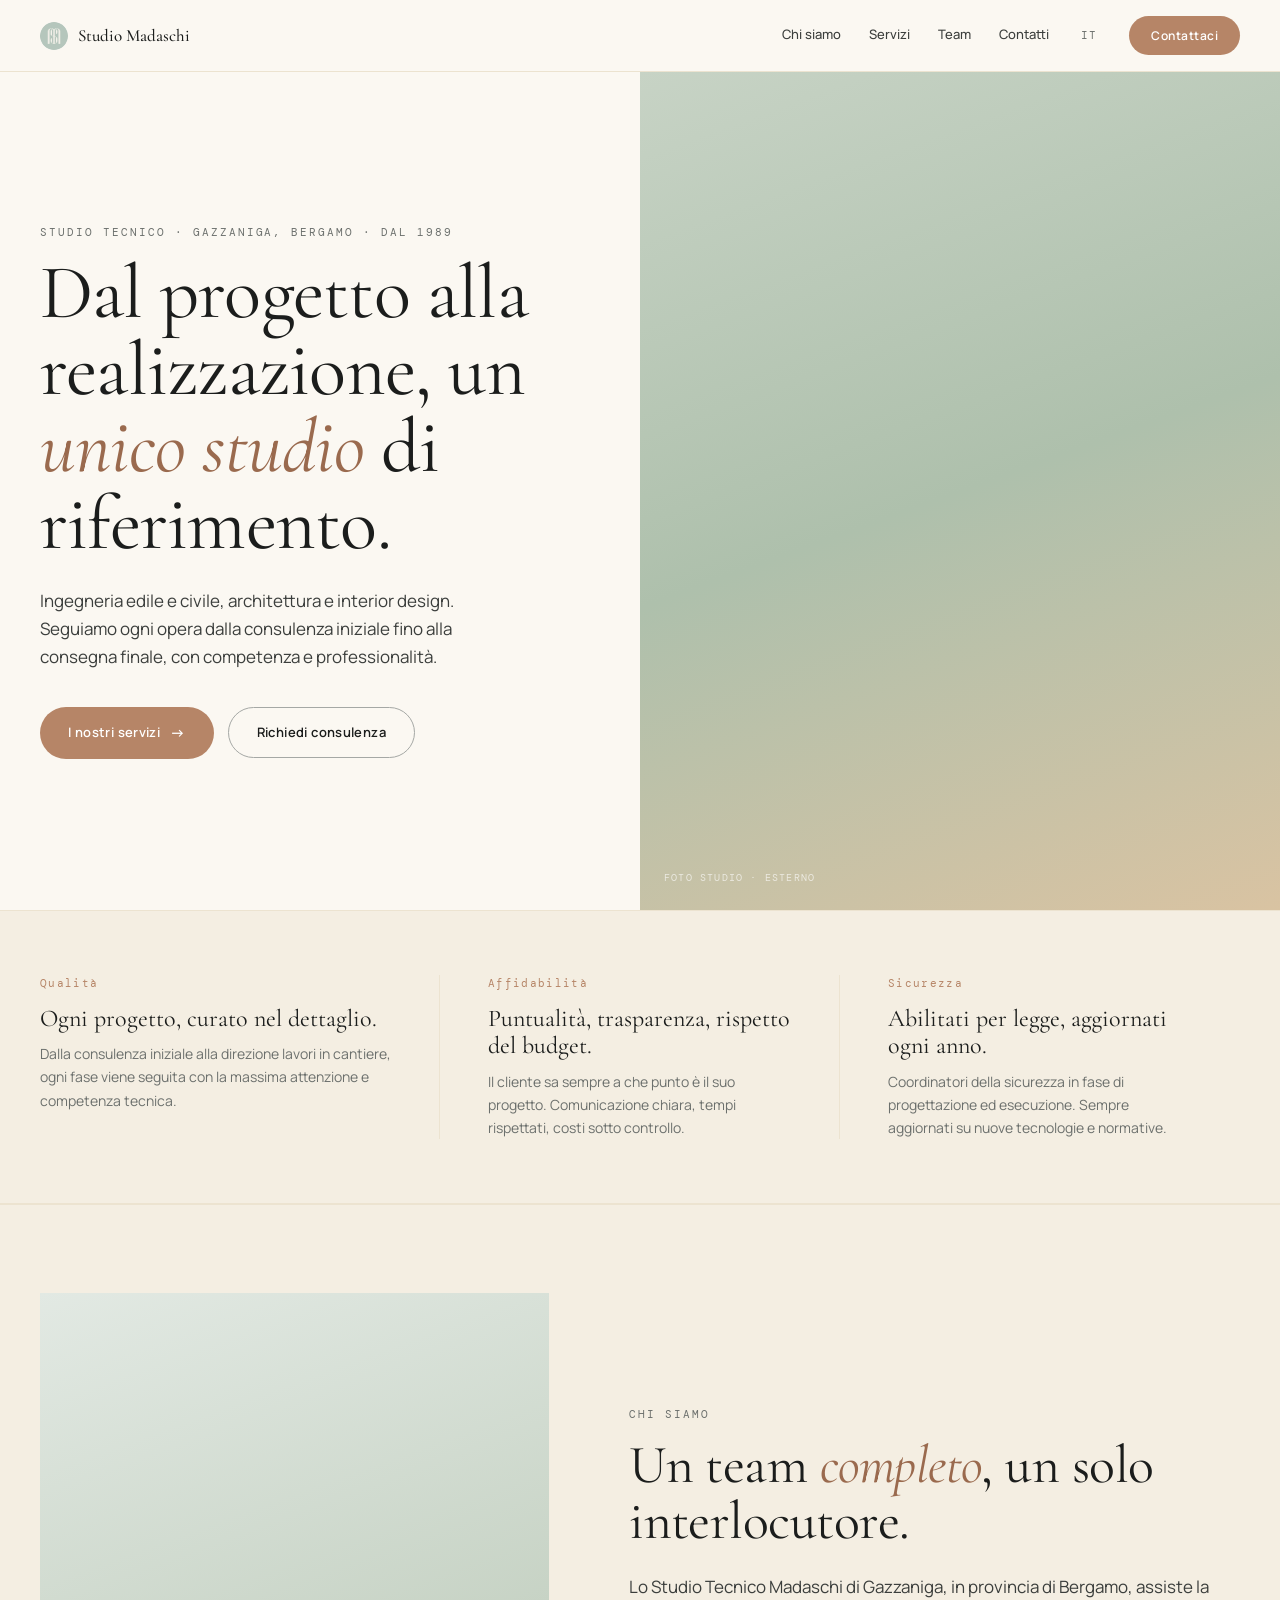
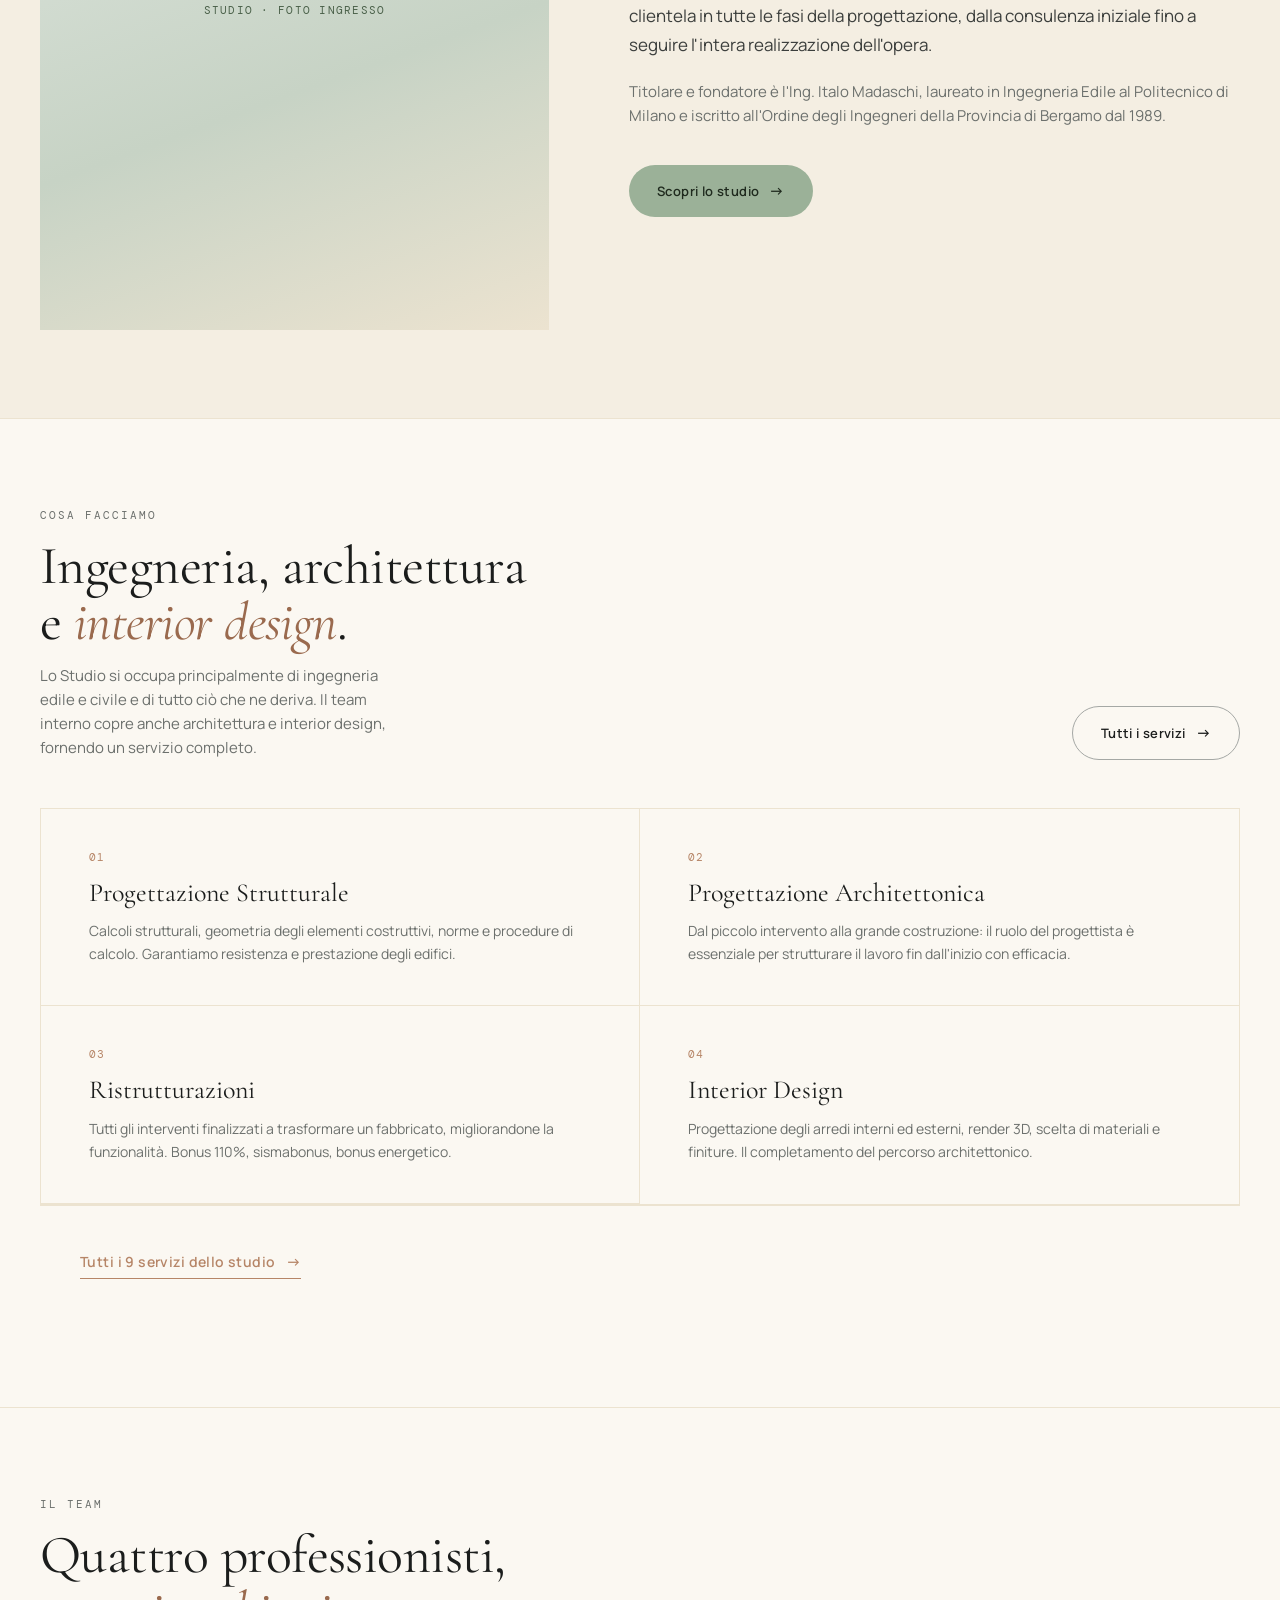
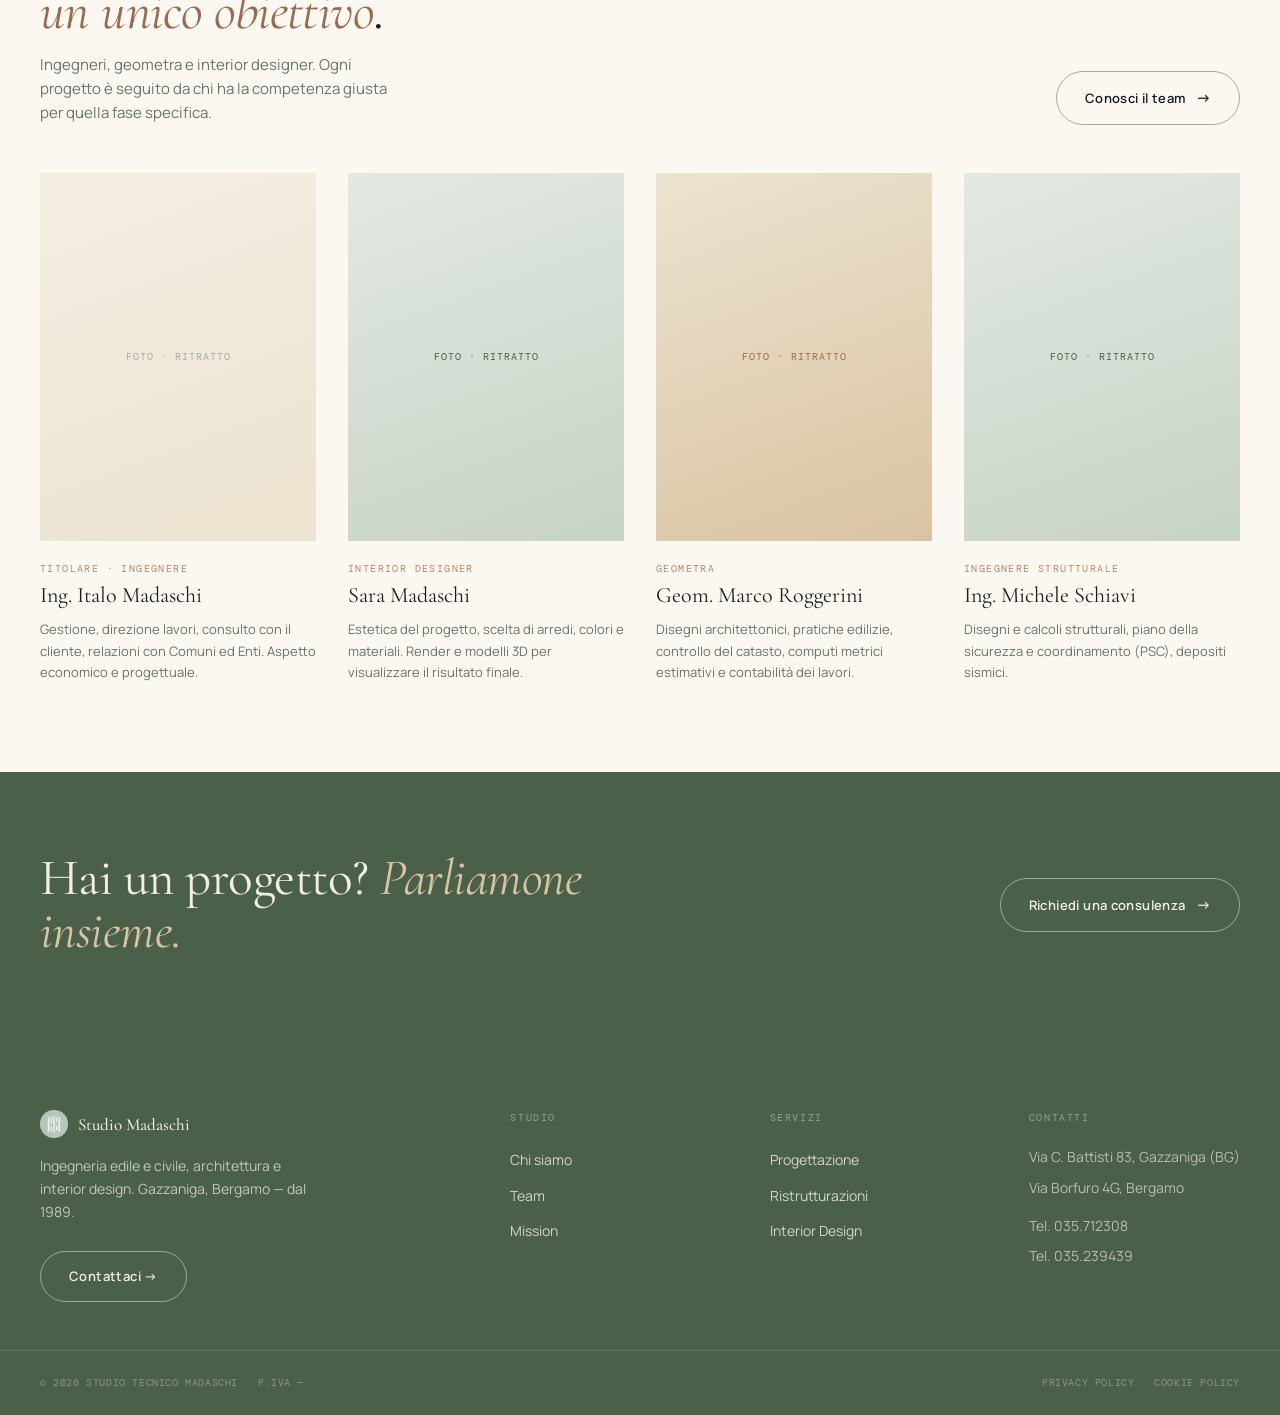
<file: index.html>
<!doctype html>
<html lang="it">
<head>
  <meta charset="utf-8" />
  <meta name="viewport" content="width=device-width, initial-scale=1" />
  <title>Studio Tecnico Madaschi — Ingegneria, Architettura, Interior Design · Gazzaniga Bergamo</title>
  <meta name="description" content="Studio Tecnico Madaschi di Gazzaniga, Bergamo. Ingegneria edile e civile, progettazione architettonica, ristrutturazioni, interior design. Dal progetto alla realizzazione." />
  <link rel="preconnect" href="https://fonts.googleapis.com" />
  <link rel="preconnect" href="https://fonts.gstatic.com" crossorigin />
  <link href="https://fonts.googleapis.com/css2?family=Cormorant+Garamond:ital,wght@0,300;0,400;0,500;1,400;1,500&family=Manrope:wght@300;400;500;600;700&family=DM+Mono:wght@300;400;500&display=swap" rel="stylesheet" />
  <link rel="stylesheet" href="css/style.css" />
</head>
<body>

<header class="nav" id="top">
  <div class="nav-inner">
    <a href="index.html" class="nav-brand">
      <span class="chip"></span>
      <span>Studio Madaschi</span>
    </a>
    <nav class="nav-links">
      <a href="chi-siamo.html">Chi siamo</a>
      <a href="servizi.html">Servizi</a>
      <a href="team.html">Team</a>
      <a href="contatti.html">Contatti</a>
    </nav>
    <span class="nav-lang">IT</span>
    <a href="contatti.html" class="nav-cta">Contattaci</a>
    <button class="hamburger" id="nav-toggle" aria-label="Apri menu">
      <span></span><span></span><span></span>
    </button>
  </div>
</header>

<nav class="mnav" id="mnav">
  <button class="mnav-close" id="mnav-close">✕</button>
  <a href="index.html">Home</a>
  <a href="chi-siamo.html">Chi siamo</a>
  <a href="servizi.html">Servizi</a>
  <a href="team.html">Team</a>
  <a href="contatti.html">Contatti</a>
  <a href="contatti.html" class="mnav-cta-link">Contattaci →</a>
</nav>

<main>

  <!-- HERO -->
  <section class="hero">
    <div class="hero-txt">
      <span class="eyebrow">Studio Tecnico · Gazzaniga, Bergamo · dal 1989</span>
      <h1>Dal progetto alla realizzazione, un <em>unico studio</em> di riferimento.</h1>
      <p>Ingegneria edile e civile, architettura e interior design. Seguiamo ogni opera dalla consulenza iniziale fino alla consegna finale, con competenza e professionalità.</p>
      <div class="hero-actions">
        <a href="servizi.html" class="btn btn-primary btn-arr">I nostri servizi</a>
        <a href="contatti.html" class="btn btn-outline">Richiedi consulenza</a>
      </div>
    </div>
    <div class="hero-img">
      <span class="placeholder-lbl">foto studio · esterno</span>
    </div>
  </section>

  <!-- MANIFESTO -->
  <div class="manifesto">
    <div class="manifesto-inner">
      <div class="manifesto-item">
        <span class="num">Qualità</span>
        <h3>Ogni progetto, curato nel dettaglio.</h3>
        <p>Dalla consulenza iniziale alla direzione lavori in cantiere, ogni fase viene seguita con la massima attenzione e competenza tecnica.</p>
      </div>
      <div class="manifesto-item">
        <span class="num">Affidabilità</span>
        <h3>Puntualità, trasparenza, rispetto del budget.</h3>
        <p>Il cliente sa sempre a che punto è il suo progetto. Comunicazione chiara, tempi rispettati, costi sotto controllo.</p>
      </div>
      <div class="manifesto-item">
        <span class="num">Sicurezza</span>
        <h3>Abilitati per legge, aggiornati ogni anno.</h3>
        <p>Coordinatori della sicurezza in fase di progettazione ed esecuzione. Sempre aggiornati su nuove tecnologie e normative.</p>
      </div>
    </div>
  </div>

  <!-- CHI SIAMO TEASER -->
  <div class="bg-cream border-top border-bottom">
    <div class="about-teaser-inner">
      <div class="about-teaser-img">studio · foto ingresso</div>
      <div>
        <span class="eyebrow">Chi siamo</span>
        <h2 class="section-title" style="margin-bottom: 24px;">Un team <em>completo</em>, un solo interlocutore.</h2>
        <p style="font-size: 17px; line-height: 1.7; color: var(--ink-700); margin-bottom: 20px;">Lo Studio Tecnico Madaschi di Gazzaniga, in provincia di Bergamo, assiste la clientela in tutte le fasi della progettazione, dalla consulenza iniziale fino a seguire l'intera realizzazione dell'opera.</p>
        <p style="font-size: 15px; line-height: 1.65; color: var(--ink-500); margin-bottom: 36px;">Titolare e fondatore è l'Ing. Italo Madaschi, laureato in Ingegneria Edile al Politecnico di Milano e iscritto all'Ordine degli Ingegneri della Provincia di Bergamo dal 1989.</p>
        <a href="chi-siamo.html" class="btn btn-sage btn-arr">Scopri lo studio</a>
      </div>
    </div>
  </div>

  <!-- ATTIVITÀ -->
  <div class="section">
    <div class="section-head">
      <div>
        <span class="eyebrow">Cosa facciamo</span>
        <h2 class="section-title">Ingegneria, architettura<br/>e <em>interior design</em>.</h2>
        <p>Lo Studio si occupa principalmente di ingegneria edile e civile e di tutto ciò che ne deriva. Il team interno copre anche architettura e interior design, fornendo un servizio completo.</p>
      </div>
      <a href="servizi.html" class="btn btn-outline btn-arr">Tutti i servizi</a>
    </div>
    <div class="services-grid">
      <div class="svc-item">
        <span class="num">01</span>
        <h3>Progettazione Strutturale</h3>
        <p>Calcoli strutturali, geometria degli elementi costruttivi, norme e procedure di calcolo. Garantiamo resistenza e prestazione degli edifici.</p>
      </div>
      <div class="svc-item">
        <span class="num">02</span>
        <h3>Progettazione Architettonica</h3>
        <p>Dal piccolo intervento alla grande costruzione: il ruolo del progettista è essenziale per strutturare il lavoro fin dall'inizio con efficacia.</p>
      </div>
      <div class="svc-item">
        <span class="num">03</span>
        <h3>Ristrutturazioni</h3>
        <p>Tutti gli interventi finalizzati a trasformare un fabbricato, migliorandone la funzionalità. Bonus 110%, sismabonus, bonus energetico.</p>
      </div>
      <div class="svc-item" style="border-bottom: 0;">
        <span class="num">04</span>
        <h3>Interior Design</h3>
        <p>Progettazione degli arredi interni ed esterni, render 3D, scelta di materiali e finiture. Il completamento del percorso architettonico.</p>
      </div>
    </div>
    <div style="max-width: var(--max-w); margin: 0 auto; padding: 40px var(--pad); border-top: 1px solid var(--cream-200);">
      <a href="servizi.html" class="btn btn-text btn-arr">Tutti i 9 servizi dello studio</a>
    </div>
  </div>

  <!-- TEAM TEASER -->
  <div class="border-top">
    <div class="section">
      <div class="section-head">
        <div>
          <span class="eyebrow">Il team</span>
          <h2 class="section-title">Quattro professionisti,<br/><em>un unico obiettivo</em>.</h2>
          <p>Ingegneri, geometra e interior designer. Ogni progetto è seguito da chi ha la competenza giusta per quella fase specifica.</p>
        </div>
        <a href="team.html" class="btn btn-outline btn-arr">Conosci il team</a>
      </div>
      <div class="team-grid">
        <div class="team-card">
          <div class="photo">foto · ritratto</div>
          <div class="role">Titolare · Ingegnere</div>
          <h3>Ing. Italo Madaschi</h3>
          <p>Gestione, direzione lavori, consulto con il cliente, relazioni con Comuni ed Enti. Aspetto economico e progettuale.</p>
        </div>
        <div class="team-card">
          <div class="photo">foto · ritratto</div>
          <div class="role">Interior Designer</div>
          <h3>Sara Madaschi</h3>
          <p>Estetica del progetto, scelta di arredi, colori e materiali. Render e modelli 3D per visualizzare il risultato finale.</p>
        </div>
        <div class="team-card">
          <div class="photo">foto · ritratto</div>
          <div class="role">Geometra</div>
          <h3>Geom. Marco Roggerini</h3>
          <p>Disegni architettonici, pratiche edilizie, controllo del catasto, computi metrici estimativi e contabilità dei lavori.</p>
        </div>
        <div class="team-card">
          <div class="photo">foto · ritratto</div>
          <div class="role">Ingegnere Strutturale</div>
          <h3>Ing. Michele Schiavi</h3>
          <p>Disegni e calcoli strutturali, piano della sicurezza e coordinamento (PSC), depositi sismici.</p>
        </div>
      </div>
    </div>
  </div>

  <!-- CTA -->
  <div class="cta-banner">
    <div class="cta-banner-inner">
      <h2>Hai un progetto? <em>Parliamone insieme.</em></h2>
      <div class="cta-actions">
        <a href="contatti.html" class="btn btn-outline-light btn-arr">Richiedi una consulenza</a>
      </div>
    </div>
  </div>

</main>

<footer class="footer">
  <div class="footer-inner">
    <div>
      <div class="footer-brand">
        <span class="chip"></span>
        <span>Studio Madaschi</span>
      </div>
      <p class="footer-tagline">Ingegneria edile e civile, architettura e interior design. Gazzaniga, Bergamo — dal 1989.</p>
      <a href="contatti.html" class="btn btn-outline-light">Contattaci →</a>
    </div>
    <div>
      <div class="footer-col-title">Studio</div>
      <ul class="footer-links">
        <li><a href="chi-siamo.html">Chi siamo</a></li>
        <li><a href="team.html">Team</a></li>
        <li><a href="chi-siamo.html#mission">Mission</a></li>
      </ul>
    </div>
    <div>
      <div class="footer-col-title">Servizi</div>
      <ul class="footer-links">
        <li><a href="servizi.html">Progettazione</a></li>
        <li><a href="servizi.html">Ristrutturazioni</a></li>
        <li><a href="servizi.html">Interior Design</a></li>
      </ul>
    </div>
    <div>
      <div class="footer-col-title">Contatti</div>
      <ul>
        <li class="footer-info-item">Via C. Battisti 83, Gazzaniga (BG)</li>
        <li class="footer-info-item">Via Borfuro 4G, Bergamo</li>
        <li class="footer-info-item" style="margin-top: 8px;">Tel. 035.712308</li>
        <li class="footer-info-item">Tel. 035.239439</li>
      </ul>
    </div>
  </div>
  <div class="footer-bottom">
    <span>© 2026 Studio Tecnico Madaschi · P.IVA —</span>
    <span>Privacy Policy · Cookie Policy</span>
  </div>
</footer>

<script src="js/main.js"></script>
</body>
</html>
</file>
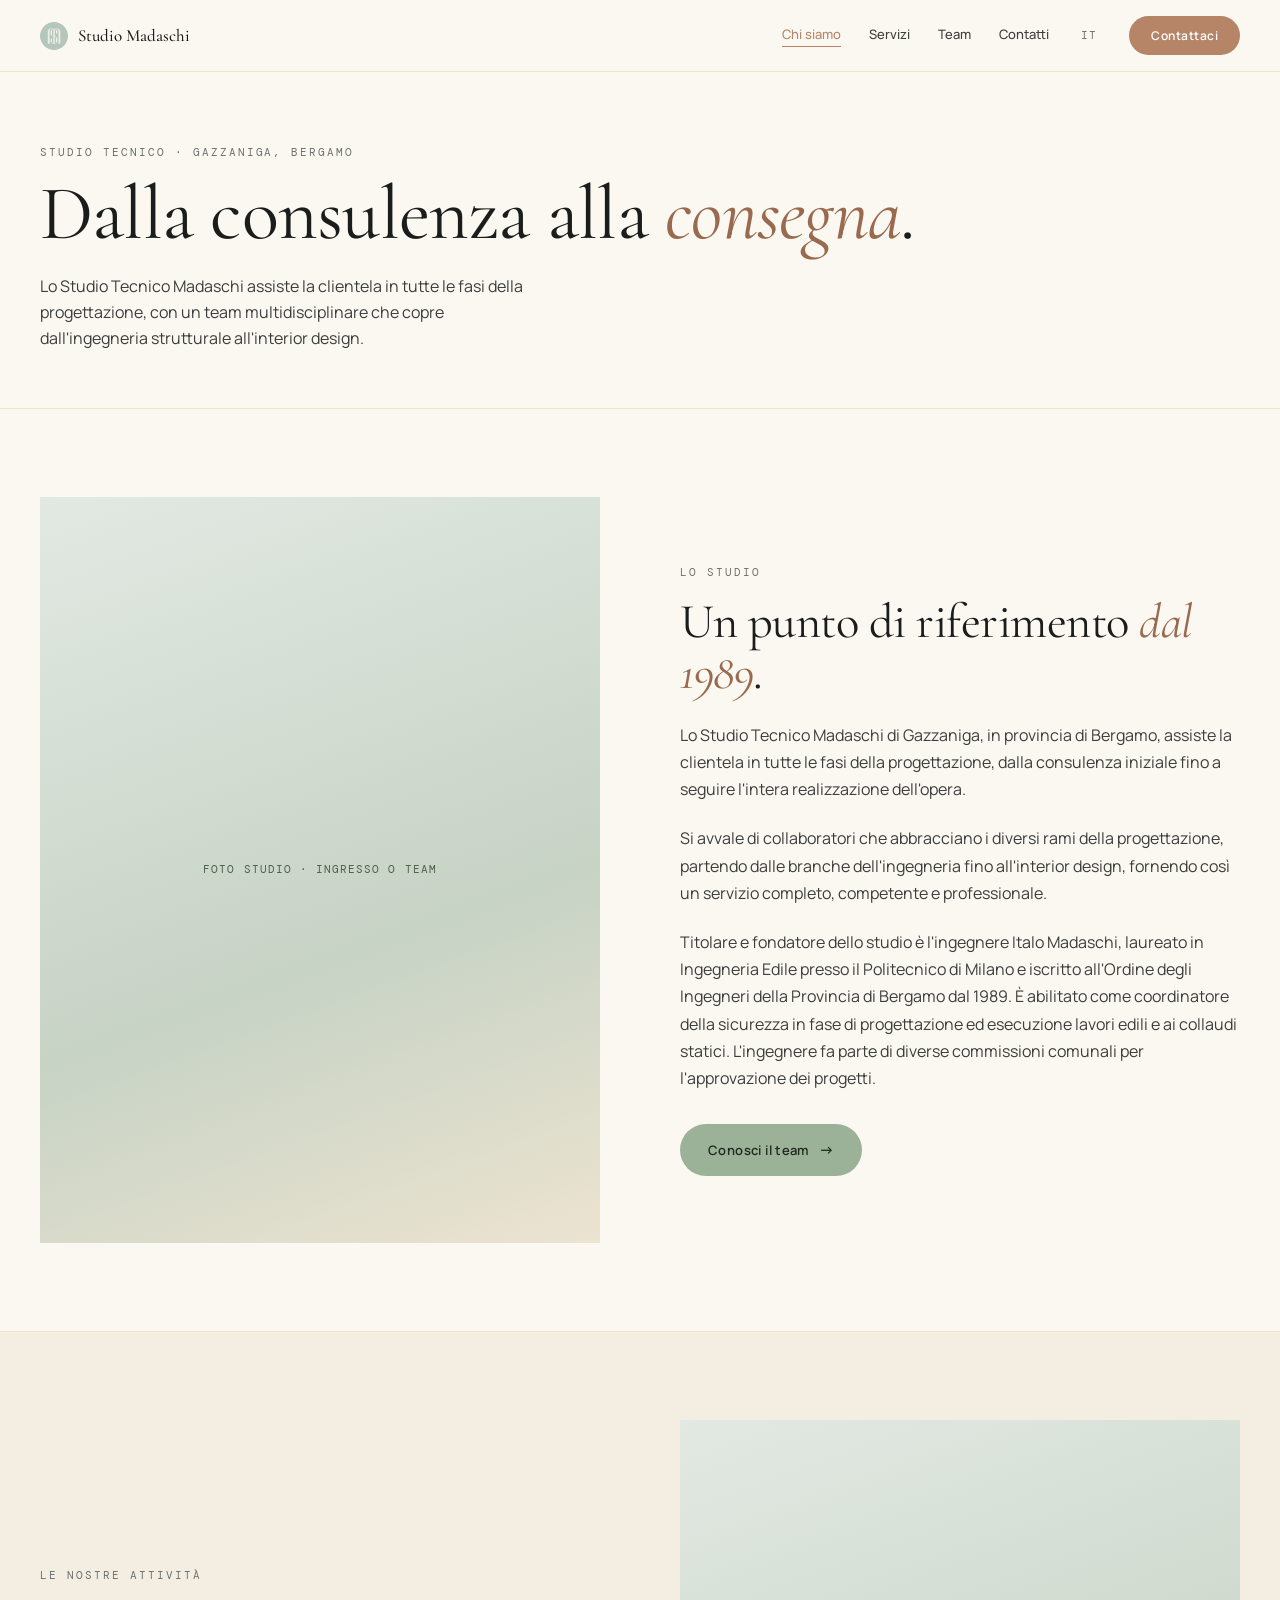
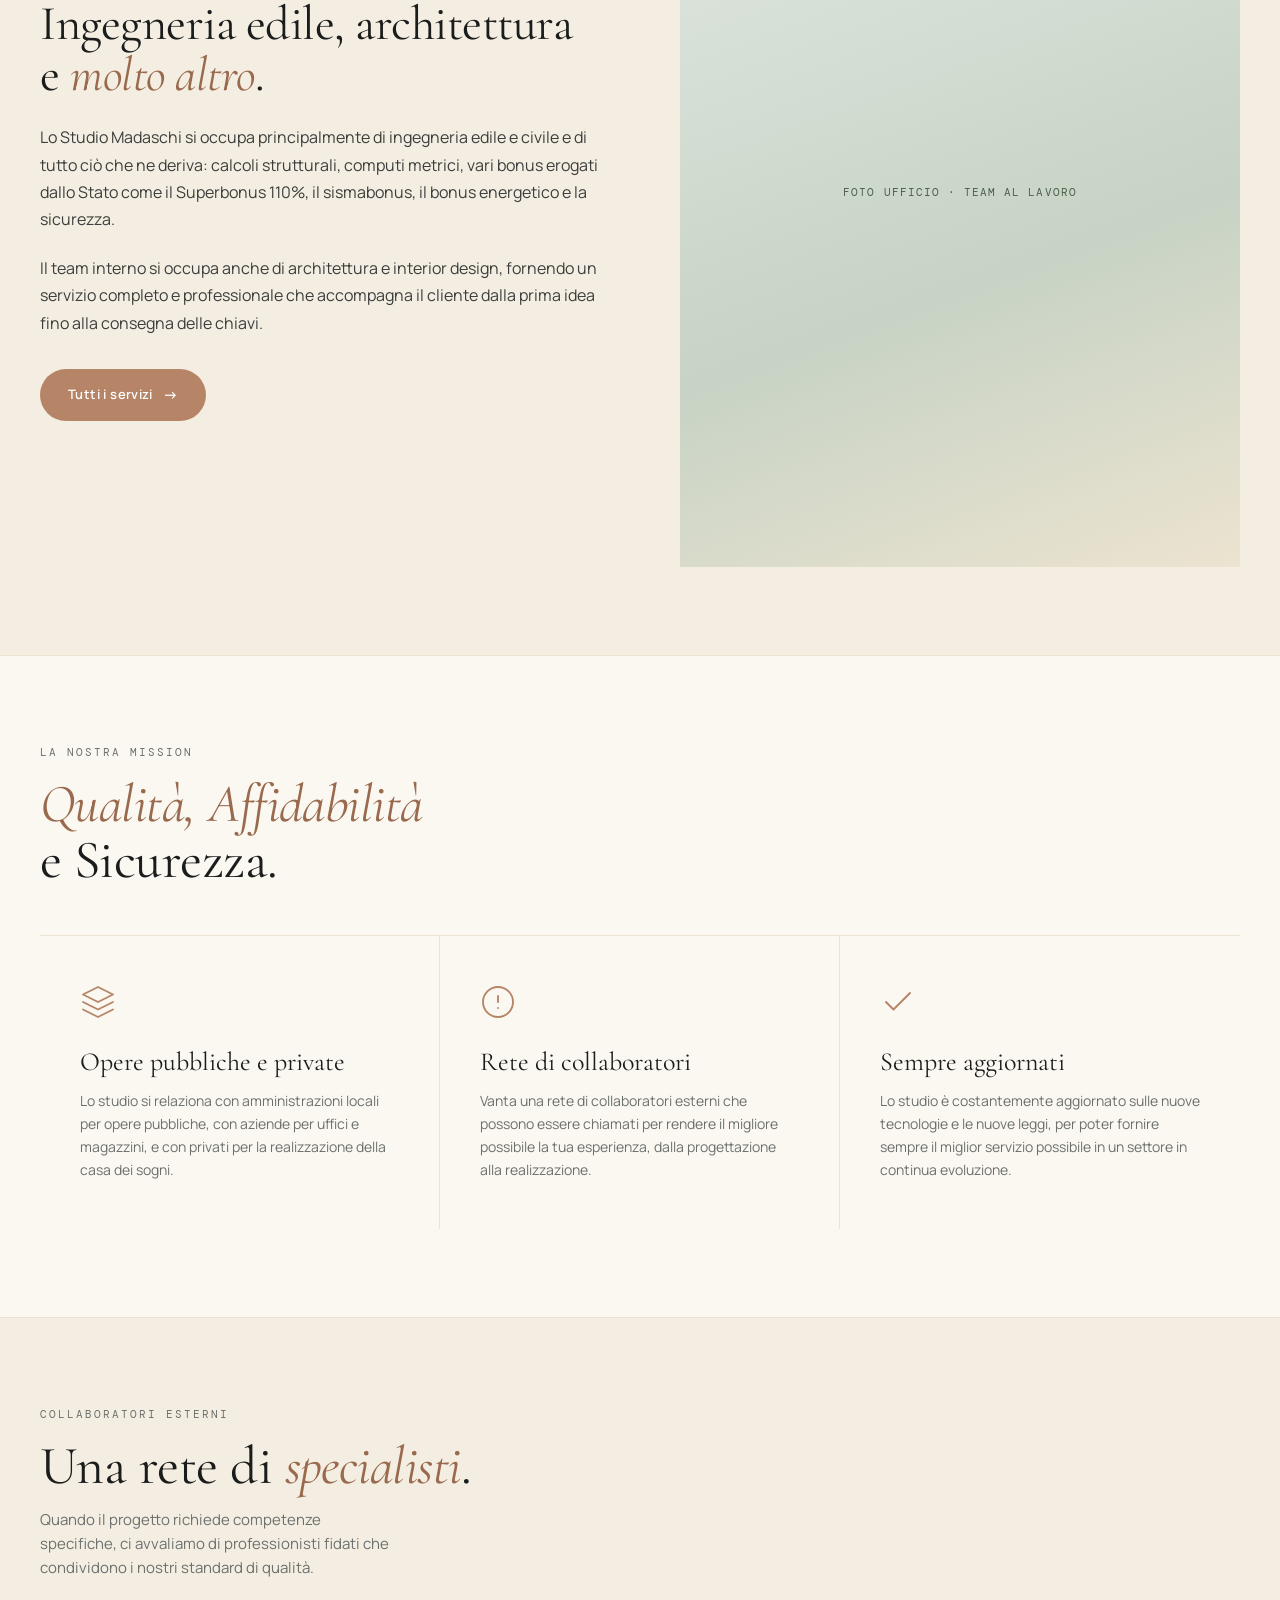
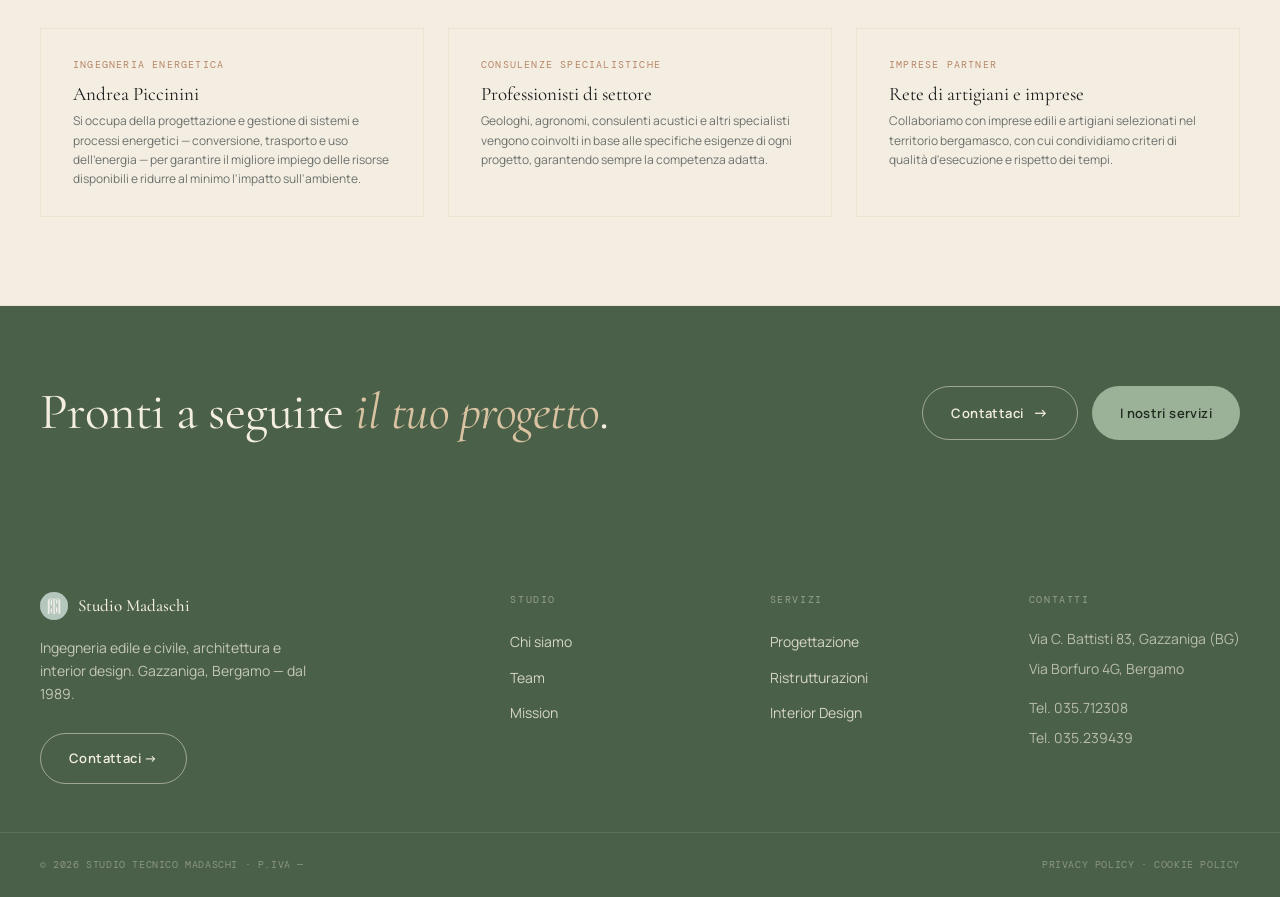
<file: chi-siamo.html>
<!doctype html>
<html lang="it">
<head>
  <meta charset="utf-8" />
  <meta name="viewport" content="width=device-width, initial-scale=1" />
  <title>Chi siamo — Studio Tecnico Madaschi</title>
  <meta name="description" content="Lo Studio Tecnico Madaschi di Gazzaniga assiste i clienti in tutte le fasi della progettazione. Fondato dall'Ing. Italo Madaschi nel 1989." />
  <link rel="preconnect" href="https://fonts.googleapis.com" />
  <link rel="preconnect" href="https://fonts.gstatic.com" crossorigin />
  <link href="https://fonts.googleapis.com/css2?family=Cormorant+Garamond:ital,wght@0,300;0,400;0,500;1,400;1,500&family=Manrope:wght@300;400;500;600;700&family=DM+Mono:wght@300;400;500&display=swap" rel="stylesheet" />
  <link rel="stylesheet" href="css/style.css" />
</head>
<body>

<header class="nav">
  <div class="nav-inner">
    <a href="index.html" class="nav-brand"><span class="chip"></span><span>Studio Madaschi</span></a>
    <nav class="nav-links">
      <a href="chi-siamo.html" class="active">Chi siamo</a>
      <a href="servizi.html">Servizi</a>
      <a href="team.html">Team</a>
      <a href="contatti.html">Contatti</a>
    </nav>
    <span class="nav-lang">IT</span>
    <a href="contatti.html" class="nav-cta">Contattaci</a>
    <button class="hamburger" id="nav-toggle"><span></span><span></span><span></span></button>
  </div>
</header>
<nav class="mnav" id="mnav">
  <button class="mnav-close" id="mnav-close">✕</button>
  <a href="index.html">Home</a>
  <a href="chi-siamo.html">Chi siamo</a>
  <a href="servizi.html">Servizi</a>
  <a href="team.html">Team</a>
  <a href="contatti.html">Contatti</a>
  <a href="contatti.html" class="mnav-cta-link">Contattaci →</a>
</nav>

<main>

  <div class="page-header">
    <span class="eyebrow">Studio Tecnico · Gazzaniga, Bergamo</span>
    <h1>Dalla consulenza alla <em>consegna</em>.</h1>
    <p>Lo Studio Tecnico Madaschi assiste la clientela in tutte le fasi della progettazione, con un team multidisciplinare che copre dall'ingegneria strutturale all'interior design.</p>
  </div>

  <!-- SPLIT BIO -->
  <div class="section">
    <div class="split">
      <div class="about-img">foto studio · ingresso o team</div>
      <div class="about-txt">
        <span class="eyebrow">Lo studio</span>
        <h2>Un punto di riferimento <em>dal 1989</em>.</h2>
        <p>Lo Studio Tecnico Madaschi di Gazzaniga, in provincia di Bergamo, assiste la clientela in tutte le fasi della progettazione, dalla consulenza iniziale fino a seguire l'intera realizzazione dell'opera.</p>
        <p>Si avvale di collaboratori che abbracciano i diversi rami della progettazione, partendo dalle branche dell'ingegneria fino all'interior design, fornendo così un servizio completo, competente e professionale.</p>
        <p>Titolare e fondatore dello studio è l'ingegnere Italo Madaschi, laureato in Ingegneria Edile presso il Politecnico di Milano e iscritto all'Ordine degli Ingegneri della Provincia di Bergamo dal 1989. È abilitato come coordinatore della sicurezza in fase di progettazione ed esecuzione lavori edili e ai collaudi statici. L'ingegnere fa parte di diverse commissioni comunali per l'approvazione dei progetti.</p>
        <a href="team.html" class="btn btn-sage btn-arr">Conosci il team</a>
      </div>
    </div>
  </div>

  <!-- ATTIVITÀ -->
  <div class="bg-cream border-top border-bottom">
    <div class="section">
      <div class="split flip">
        <div class="about-img sage">foto ufficio · team al lavoro</div>
        <div class="about-txt">
          <span class="eyebrow">Le nostre attività</span>
          <h2>Ingegneria edile, architettura e <em>molto altro</em>.</h2>
          <p>Lo Studio Madaschi si occupa principalmente di ingegneria edile e civile e di tutto ciò che ne deriva: calcoli strutturali, computi metrici, vari bonus erogati dallo Stato come il Superbonus 110%, il sismabonus, il bonus energetico e la sicurezza.</p>
          <p>Il team interno si occupa anche di architettura e interior design, fornendo un servizio completo e professionale che accompagna il cliente dalla prima idea fino alla consegna delle chiavi.</p>
          <a href="servizi.html" class="btn btn-primary btn-arr">Tutti i servizi</a>
        </div>
      </div>
    </div>
  </div>

  <!-- MISSION -->
  <div id="mission" class="section">
    <div class="section-head">
      <div>
        <span class="eyebrow">La nostra mission</span>
        <h2 class="section-title"><em>Qualità, Affidabilità</em><br/>e Sicurezza.</h2>
      </div>
    </div>
    <div class="values-grid">
      <div class="value-item">
        <svg class="v-icon" viewBox="0 0 24 24">
          <path d="M12 2L2 7l10 5 10-5-10-5zM2 17l10 5 10-5M2 12l10 5 10-5" stroke-linecap="round" stroke-linejoin="round"/>
        </svg>
        <h3>Opere pubbliche e private</h3>
        <p>Lo studio si relaziona con amministrazioni locali per opere pubbliche, con aziende per uffici e magazzini, e con privati per la realizzazione della casa dei sogni.</p>
      </div>
      <div class="value-item">
        <svg class="v-icon" viewBox="0 0 24 24">
          <circle cx="12" cy="12" r="10" stroke-linecap="round"/>
          <path d="M12 8v4M12 16h.01" stroke-linecap="round"/>
        </svg>
        <h3>Rete di collaboratori</h3>
        <p>Vanta una rete di collaboratori esterni che possono essere chiamati per rendere il migliore possibile la tua esperienza, dalla progettazione alla realizzazione.</p>
      </div>
      <div class="value-item">
        <svg class="v-icon" viewBox="0 0 24 24">
          <path d="M20 6L9 17l-5-5" stroke-linecap="round" stroke-linejoin="round"/>
        </svg>
        <h3>Sempre aggiornati</h3>
        <p>Lo studio è costantemente aggiornato sulle nuove tecnologie e le nuove leggi, per poter fornire sempre il miglior servizio possibile in un settore in continua evoluzione.</p>
      </div>
    </div>
  </div>

  <!-- COLLABORATORI ESTERNI -->
  <div class="bg-cream border-top border-bottom">
    <div class="section">
      <div class="section-head">
        <div>
          <span class="eyebrow">Collaboratori esterni</span>
          <h2 class="section-title">Una rete di <em>specialisti</em>.</h2>
          <p>Quando il progetto richiede competenze specifiche, ci avvaliamo di professionisti fidati che condividono i nostri standard di qualità.</p>
        </div>
      </div>
      <div class="g-3">
        <div class="press-card">
          <div class="pub">Ingegneria Energetica</div>
          <h4>Andrea Piccinini</h4>
          <p class="meta">Si occupa della progettazione e gestione di sistemi e processi energetici — conversione, trasporto e uso dell'energia — per garantire il migliore impiego delle risorse disponibili e ridurre al minimo l'impatto sull'ambiente.</p>
        </div>
        <div class="press-card">
          <div class="pub">Consulenze specialistiche</div>
          <h4>Professionisti di settore</h4>
          <p class="meta">Geologhi, agronomi, consulenti acustici e altri specialisti vengono coinvolti in base alle specifiche esigenze di ogni progetto, garantendo sempre la competenza adatta.</p>
        </div>
        <div class="press-card">
          <div class="pub">Imprese partner</div>
          <h4>Rete di artigiani e imprese</h4>
          <p class="meta">Collaboriamo con imprese edili e artigiani selezionati nel territorio bergamasco, con cui condividiamo criteri di qualità d'esecuzione e rispetto dei tempi.</p>
        </div>
      </div>
    </div>
  </div>

  <!-- CTA -->
  <div class="cta-banner">
    <div class="cta-banner-inner">
      <h2>Pronti a seguire <em>il tuo progetto</em>.</h2>
      <div class="cta-actions">
        <a href="contatti.html" class="btn btn-outline-light btn-arr">Contattaci</a>
        <a href="servizi.html" class="btn btn-sage">I nostri servizi</a>
      </div>
    </div>
  </div>

</main>

<footer class="footer">
  <div class="footer-inner">
    <div>
      <div class="footer-brand"><span class="chip"></span><span>Studio Madaschi</span></div>
      <p class="footer-tagline">Ingegneria edile e civile, architettura e interior design. Gazzaniga, Bergamo — dal 1989.</p>
      <a href="contatti.html" class="btn btn-outline-light">Contattaci →</a>
    </div>
    <div>
      <div class="footer-col-title">Studio</div>
      <ul class="footer-links">
        <li><a href="chi-siamo.html">Chi siamo</a></li>
        <li><a href="team.html">Team</a></li>
        <li><a href="chi-siamo.html#mission">Mission</a></li>
      </ul>
    </div>
    <div>
      <div class="footer-col-title">Servizi</div>
      <ul class="footer-links">
        <li><a href="servizi.html">Progettazione</a></li>
        <li><a href="servizi.html">Ristrutturazioni</a></li>
        <li><a href="servizi.html">Interior Design</a></li>
      </ul>
    </div>
    <div>
      <div class="footer-col-title">Contatti</div>
      <ul>
        <li class="footer-info-item">Via C. Battisti 83, Gazzaniga (BG)</li>
        <li class="footer-info-item">Via Borfuro 4G, Bergamo</li>
        <li class="footer-info-item" style="margin-top: 8px;">Tel. 035.712308</li>
        <li class="footer-info-item">Tel. 035.239439</li>
      </ul>
    </div>
  </div>
  <div class="footer-bottom">
    <span>© 2026 Studio Tecnico Madaschi · P.IVA —</span>
    <span>Privacy Policy · Cookie Policy</span>
  </div>
</footer>

<script src="js/main.js"></script>
</body>
</html>
</file>
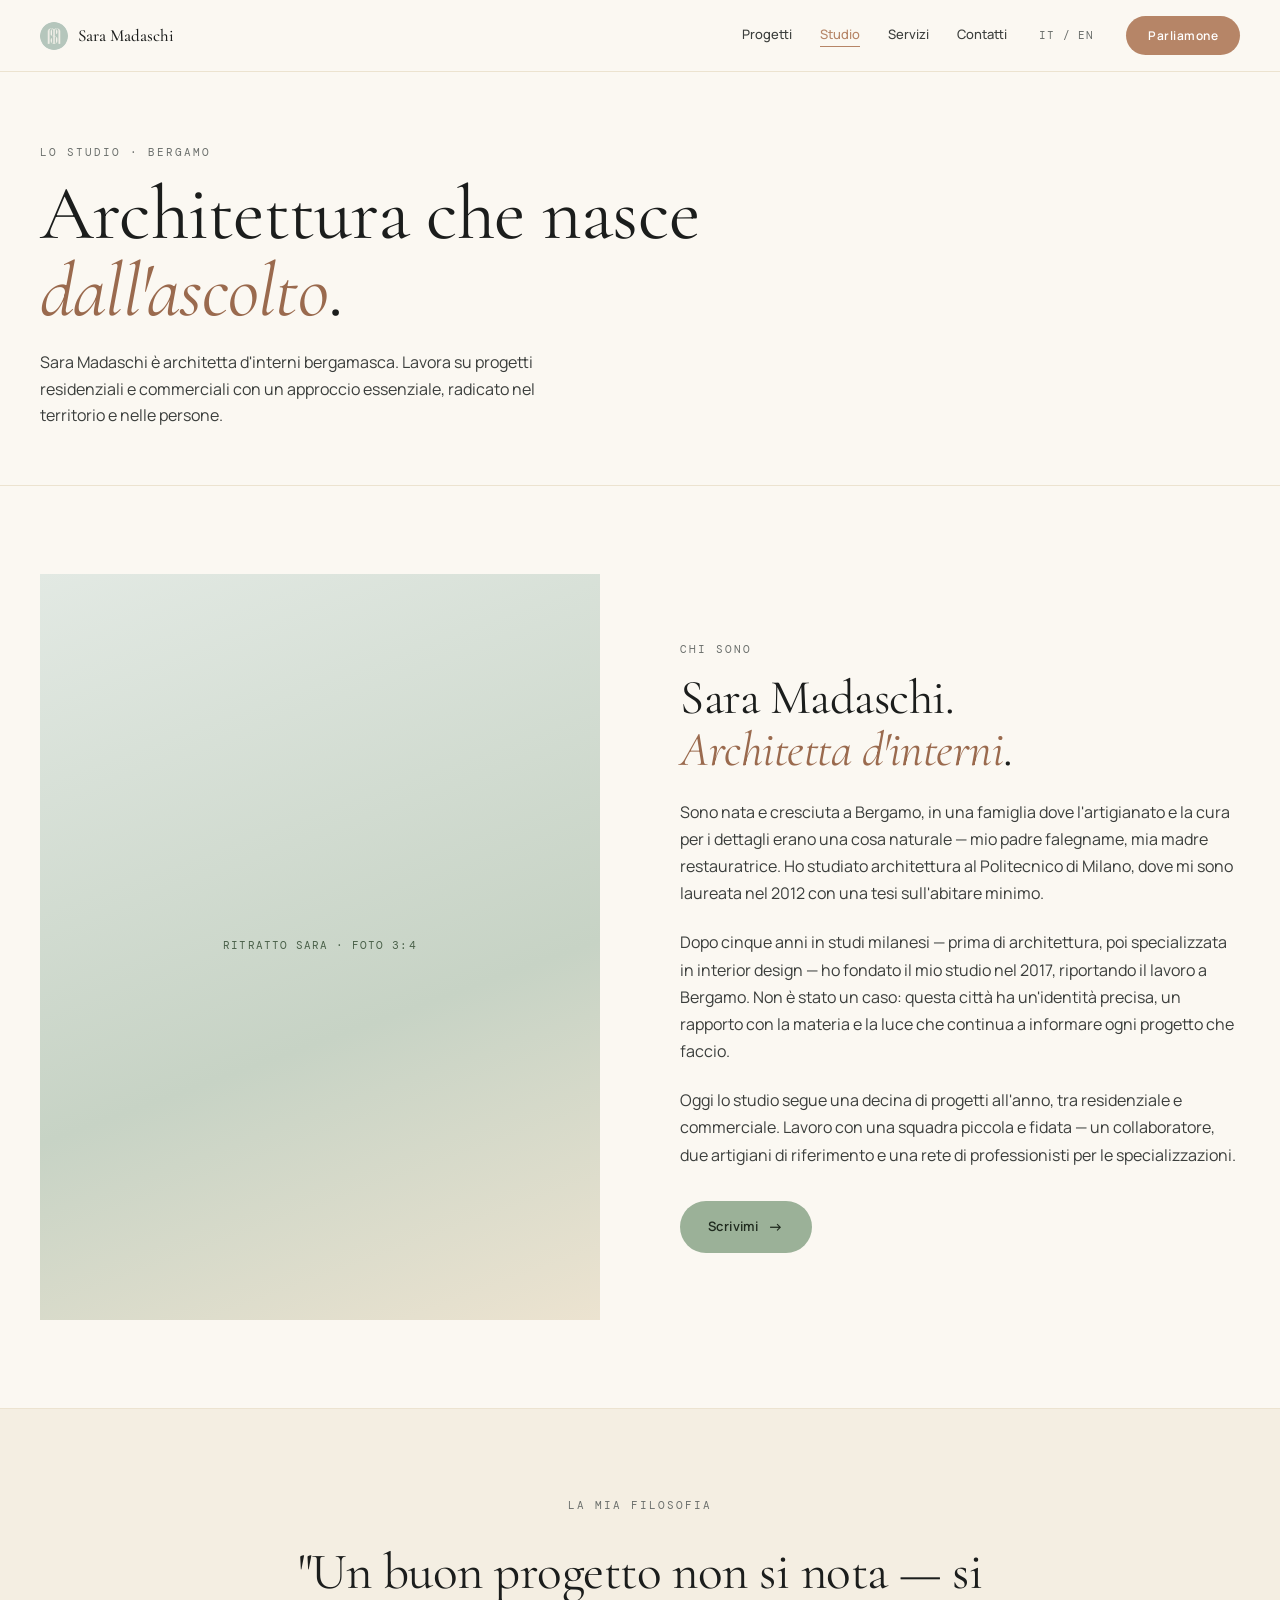
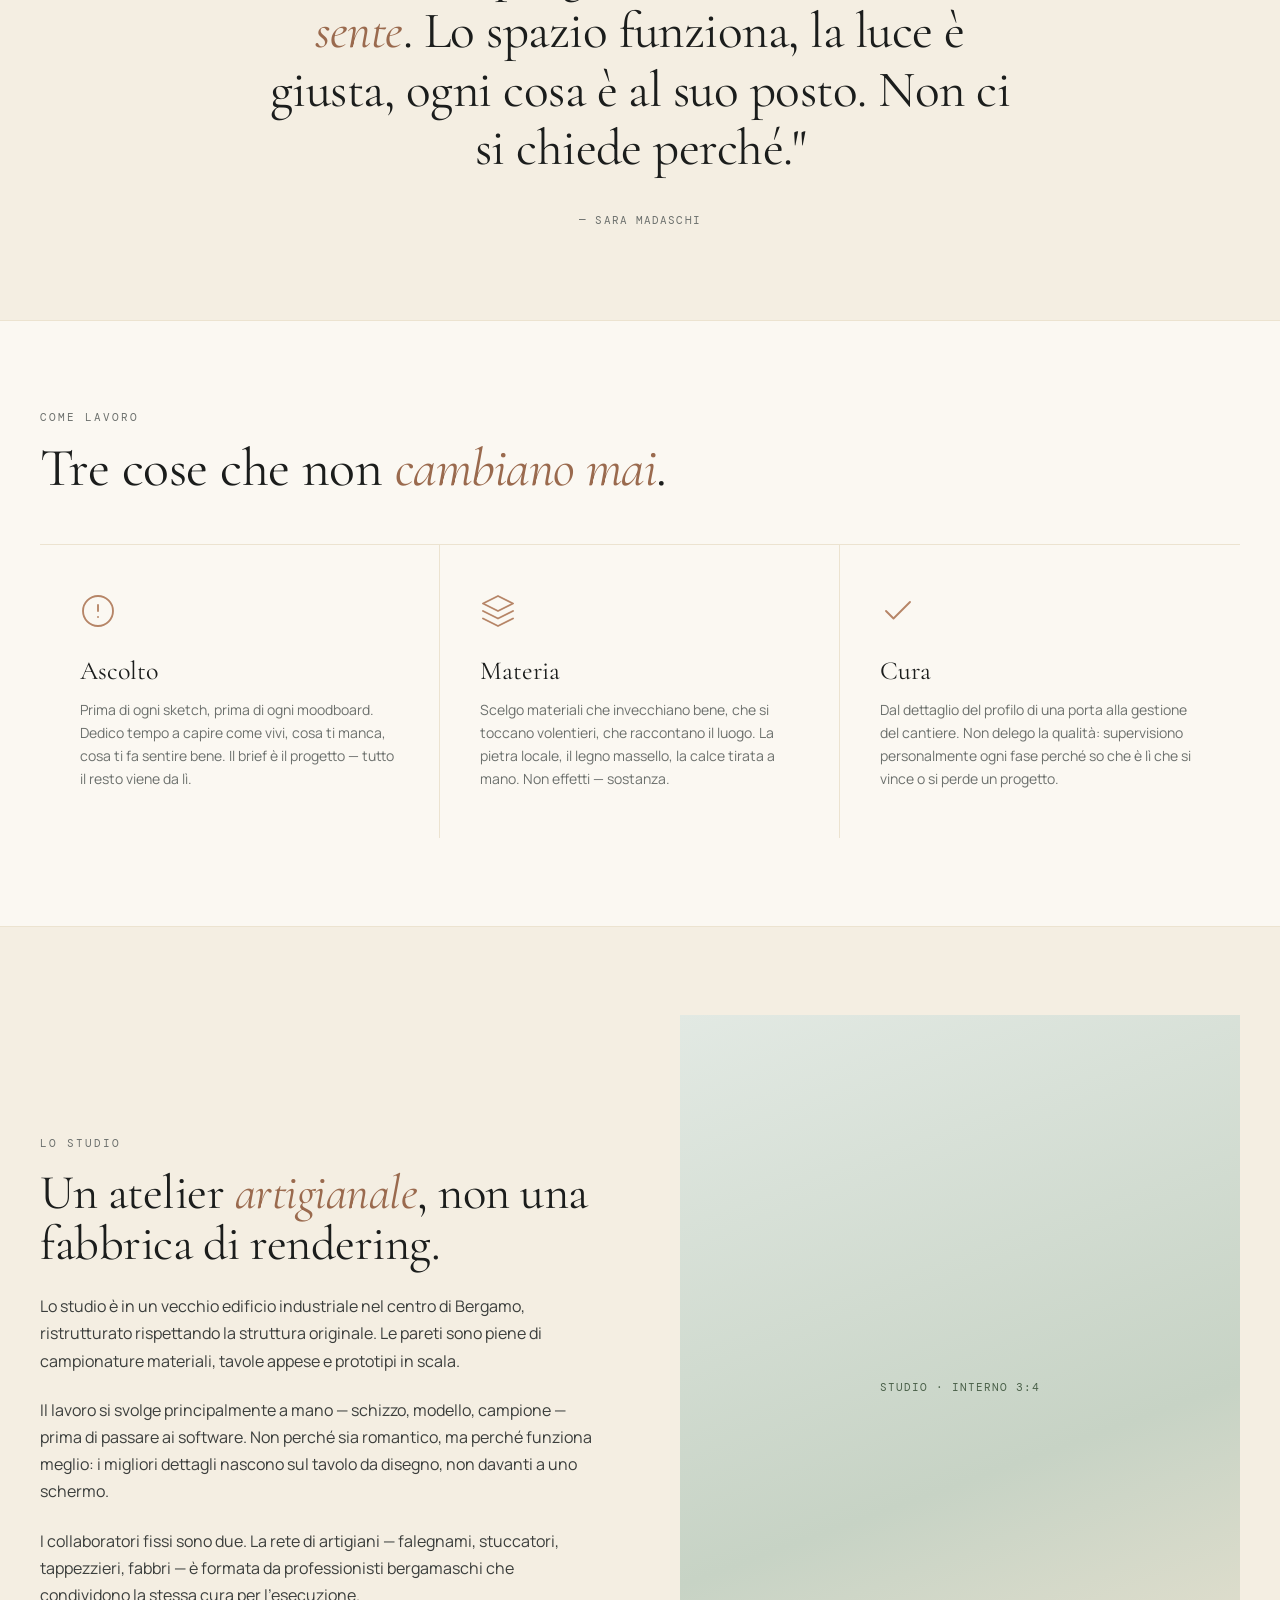
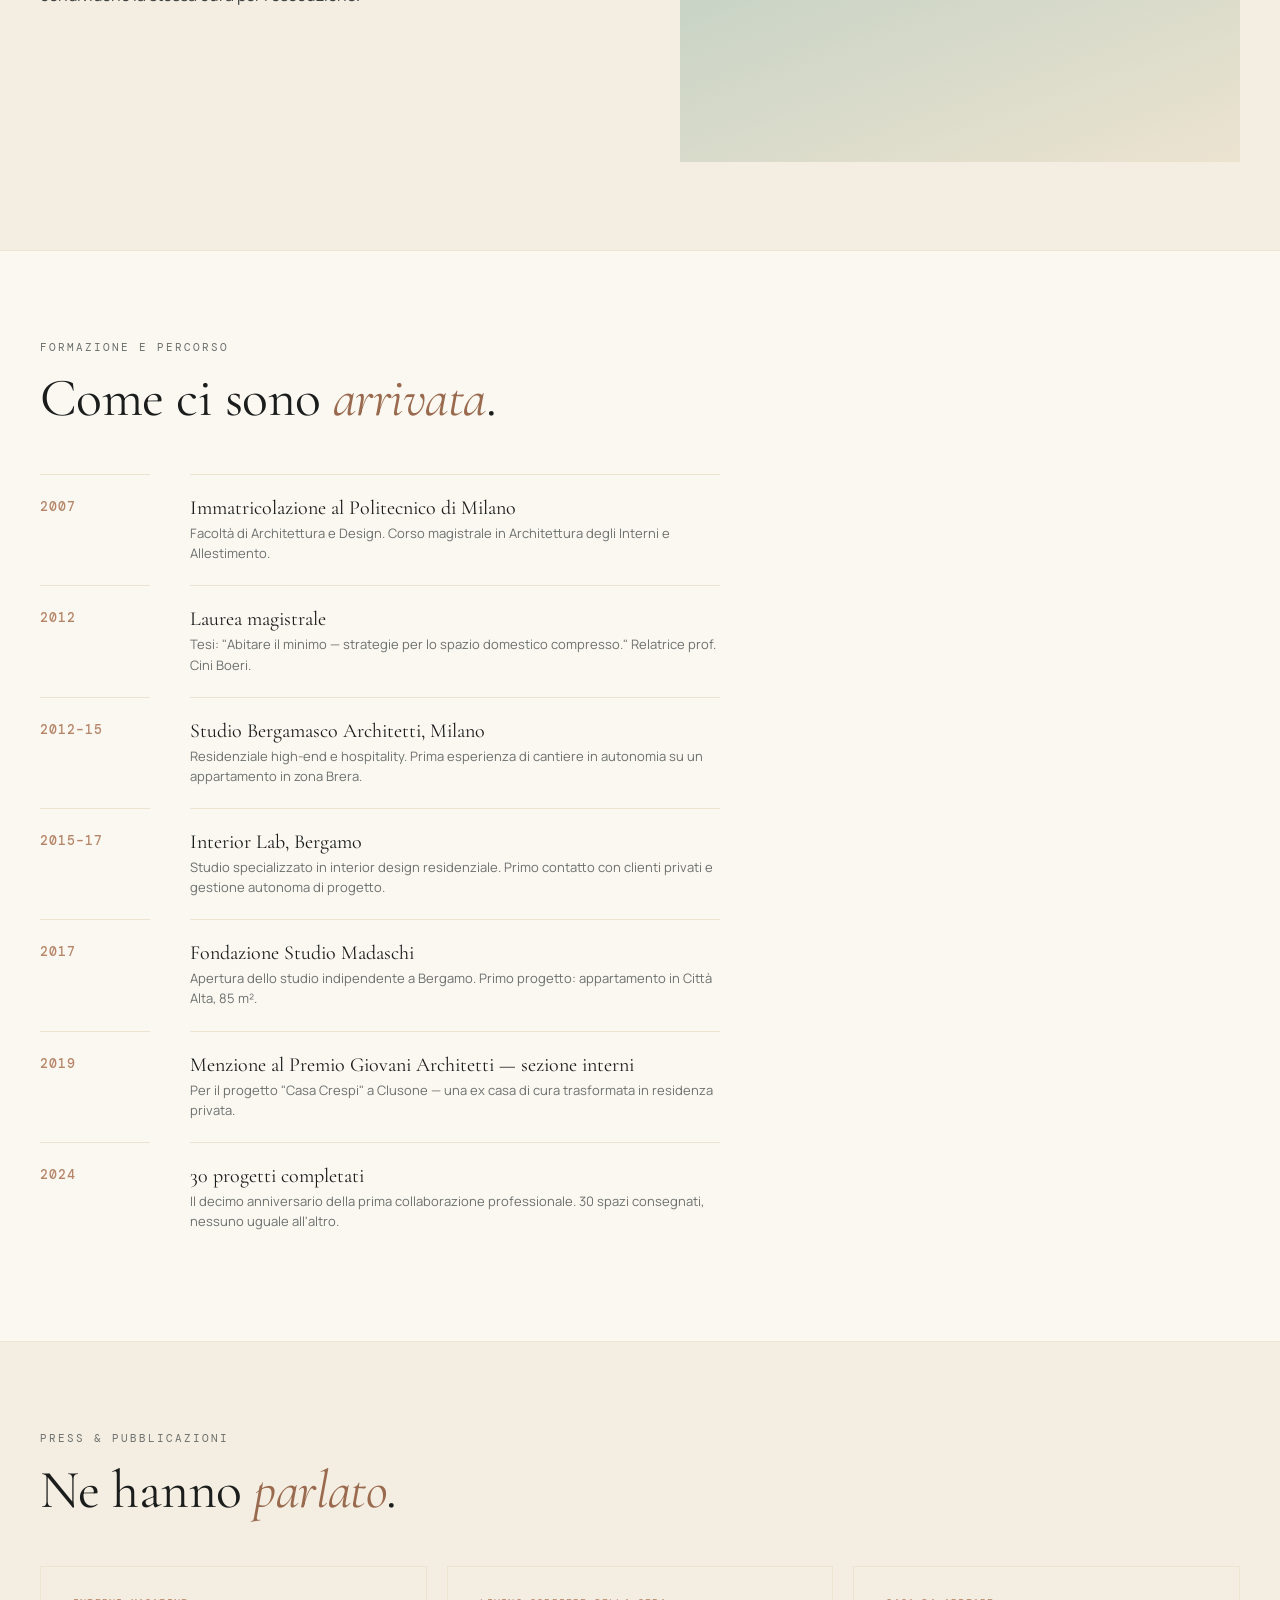
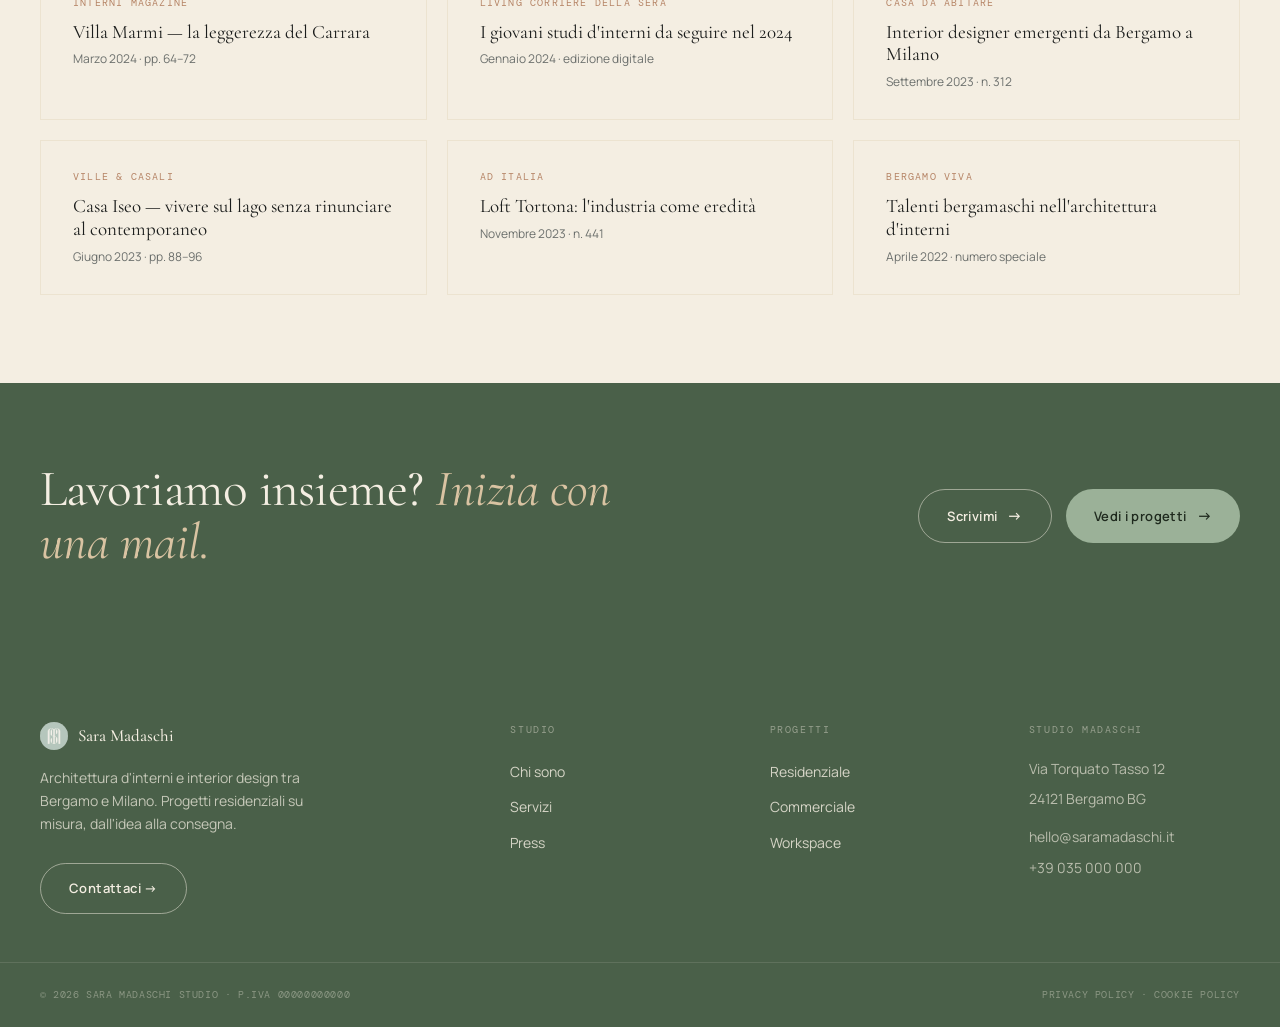
<file: chi-sono.html>
<!doctype html>
<html lang="it">
<head>
  <meta charset="utf-8" />
  <meta name="viewport" content="width=device-width, initial-scale=1" />
  <title>Chi sono — Sara Madaschi Studio</title>
  <meta name="description" content="Sara Madaschi, architetta d'interni bergamasca. La storia dello studio, l'approccio al progetto e i valori che guidano ogni lavoro." />
  <link rel="preconnect" href="https://fonts.googleapis.com" />
  <link rel="preconnect" href="https://fonts.gstatic.com" crossorigin />
  <link href="https://fonts.googleapis.com/css2?family=Cormorant+Garamond:ital,wght@0,300;0,400;0,500;1,400;1,500&family=Manrope:wght@300;400;500;600;700&family=DM+Mono:wght@300;400;500&display=swap" rel="stylesheet" />
  <link rel="stylesheet" href="css/style.css" />
</head>
<body>

<!-- ── NAVIGATION ── -->
<header class="nav">
  <div class="nav-inner">
    <a href="index.html" class="nav-brand">
      <span class="chip"></span>
      <span>Sara Madaschi</span>
    </a>
    <nav class="nav-links">
      <a href="progetti.html">Progetti</a>
      <a href="chi-sono.html" class="active">Studio</a>
      <a href="servizi.html">Servizi</a>
      <a href="contatti.html">Contatti</a>
    </nav>
    <span class="nav-lang">IT / EN</span>
    <a href="contatti.html" class="nav-cta">Parliamone</a>
    <button class="hamburger" id="nav-toggle" aria-label="Apri menu">
      <span></span><span></span><span></span>
    </button>
  </div>
</header>

<nav class="mnav" id="mnav">
  <button class="mnav-close" id="mnav-close">✕</button>
  <a href="index.html">Home</a>
  <a href="progetti.html">Progetti</a>
  <a href="chi-sono.html">Studio</a>
  <a href="servizi.html">Servizi</a>
  <a href="contatti.html">Contatti</a>
  <a href="contatti.html" class="mnav-cta-link">Parliamone →</a>
</nav>

<main>

  <!-- ── PAGE HEADER ── -->
  <div class="page-header">
    <span class="eyebrow">Lo studio · Bergamo</span>
    <h1>Architettura che nasce<br/><em>dall'ascolto</em>.</h1>
    <p>Sara Madaschi è architetta d'interni bergamasca. Lavora su progetti residenziali e commerciali con un approccio essenziale, radicato nel territorio e nelle persone.</p>
  </div>

  <!-- ── BIO SPLIT ── -->
  <div class="section">
    <div class="split">
      <div class="about-img">ritratto sara · foto 3:4</div>
      <div class="about-txt">
        <span class="eyebrow">Chi sono</span>
        <h2>Sara Madaschi.<br/><em>Architetta d'interni</em>.</h2>
        <p>Sono nata e cresciuta a Bergamo, in una famiglia dove l'artigianato e la cura per i dettagli erano una cosa naturale — mio padre falegname, mia madre restauratrice. Ho studiato architettura al Politecnico di Milano, dove mi sono laureata nel 2012 con una tesi sull'abitare minimo.</p>
        <p>Dopo cinque anni in studi milanesi — prima di architettura, poi specializzata in interior design — ho fondato il mio studio nel 2017, riportando il lavoro a Bergamo. Non è stato un caso: questa città ha un'identità precisa, un rapporto con la materia e la luce che continua a informare ogni progetto che faccio.</p>
        <p>Oggi lo studio segue una decina di progetti all'anno, tra residenziale e commerciale. Lavoro con una squadra piccola e fidata — un collaboratore, due artigiani di riferimento e una rete di professionisti per le specializzazioni.</p>
        <a href="contatti.html" class="btn btn-sage btn-arr">Scrivimi</a>
      </div>
    </div>
  </div>

  <!-- ── QUOTE ── -->
  <div class="bg-cream border-top border-bottom">
    <div class="section" style="text-align: center; max-width: 860px;">
      <span class="eyebrow" style="margin-bottom: 28px;">La mia filosofia</span>
      <blockquote style="font-family: var(--display); font-size: clamp(28px, 4vw, 52px); font-weight: 400; line-height: 1.15; letter-spacing: -0.01em; color: var(--ink-900); margin: 0 0 28px;">
        "Un buon progetto non si nota — si <em style='color: var(--terra-600); font-style: italic;'>sente</em>. Lo spazio funziona, la luce è giusta, ogni cosa è al suo posto. Non ci si chiede perché."
      </blockquote>
      <span style="font-family: var(--mono); font-size: 11px; color: var(--ink-500); letter-spacing: 0.1em;">— SARA MADASCHI</span>
    </div>
  </div>

  <!-- ── VALORI ── -->
  <div class="section">
    <div class="section-head">
      <div>
        <span class="eyebrow">Come lavoro</span>
        <h2 class="section-title">Tre cose che non <em>cambiano mai</em>.</h2>
      </div>
    </div>
    <div class="values-grid">
      <div class="value-item">
        <svg class="v-icon" viewBox="0 0 24 24">
          <path d="M12 22c5.5 0 10-4.5 10-10S17.5 2 12 2 2 6.5 2 12s4.5 10 10 10z" stroke-linecap="round" stroke-linejoin="round"/>
          <path d="M12 8v4M12 16h.01" stroke-linecap="round" stroke-linejoin="round"/>
        </svg>
        <h3>Ascolto</h3>
        <p>Prima di ogni sketch, prima di ogni moodboard. Dedico tempo a capire come vivi, cosa ti manca, cosa ti fa sentire bene. Il brief è il progetto — tutto il resto viene da lì.</p>
      </div>
      <div class="value-item">
        <svg class="v-icon" viewBox="0 0 24 24">
          <path d="M12 2L2 7l10 5 10-5-10-5zM2 17l10 5 10-5M2 12l10 5 10-5" stroke-linecap="round" stroke-linejoin="round"/>
        </svg>
        <h3>Materia</h3>
        <p>Scelgo materiali che invecchiano bene, che si toccano volentieri, che raccontano il luogo. La pietra locale, il legno massello, la calce tirata a mano. Non effetti — sostanza.</p>
      </div>
      <div class="value-item">
        <svg class="v-icon" viewBox="0 0 24 24">
          <path d="M20 6L9 17l-5-5" stroke-linecap="round" stroke-linejoin="round"/>
        </svg>
        <h3>Cura</h3>
        <p>Dal dettaglio del profilo di una porta alla gestione del cantiere. Non delego la qualità: supervisiono personalmente ogni fase perché so che è lì che si vince o si perde un progetto.</p>
      </div>
    </div>
  </div>

  <!-- ── SECONDO SPLIT — Studio space ── -->
  <div class="bg-cream border-top border-bottom">
    <div class="section">
      <div class="split flip">
        <div class="about-img sage">studio · interno 3:4</div>
        <div class="about-txt">
          <span class="eyebrow">Lo studio</span>
          <h2>Un atelier <em>artigianale</em>, non una fabbrica di rendering.</h2>
          <p>Lo studio è in un vecchio edificio industriale nel centro di Bergamo, ristrutturato rispettando la struttura originale. Le pareti sono piene di campionature materiali, tavole appese e prototipi in scala.</p>
          <p>Il lavoro si svolge principalmente a mano — schizzo, modello, campione — prima di passare ai software. Non perché sia romantico, ma perché funziona meglio: i migliori dettagli nascono sul tavolo da disegno, non davanti a uno schermo.</p>
          <p>I collaboratori fissi sono due. La rete di artigiani — falegnami, stuccatori, tappezzieri, fabbri — è formata da professionisti bergamaschi che condividono la stessa cura per l'esecuzione.</p>
        </div>
      </div>
    </div>
  </div>

  <!-- ── FORMAZIONE ── -->
  <div class="section">
    <div class="section-head">
      <div>
        <span class="eyebrow">Formazione e percorso</span>
        <h2 class="section-title">Come ci sono <em>arrivata</em>.</h2>
      </div>
    </div>
    <div class="timeline">
      <div class="tl-yr">2007</div>
      <div class="tl-entry">
        <h4>Immatricolazione al Politecnico di Milano</h4>
        <p>Facoltà di Architettura e Design. Corso magistrale in Architettura degli Interni e Allestimento.</p>
      </div>
      <div class="tl-yr">2012</div>
      <div class="tl-entry">
        <h4>Laurea magistrale</h4>
        <p>Tesi: "Abitare il minimo — strategie per lo spazio domestico compresso." Relatrice prof. Cini Boeri.</p>
      </div>
      <div class="tl-yr">2012–15</div>
      <div class="tl-entry">
        <h4>Studio Bergamasco Architetti, Milano</h4>
        <p>Residenziale high-end e hospitality. Prima esperienza di cantiere in autonomia su un appartamento in zona Brera.</p>
      </div>
      <div class="tl-yr">2015–17</div>
      <div class="tl-entry">
        <h4>Interior Lab, Bergamo</h4>
        <p>Studio specializzato in interior design residenziale. Primo contatto con clienti privati e gestione autonoma di progetto.</p>
      </div>
      <div class="tl-yr">2017</div>
      <div class="tl-entry">
        <h4>Fondazione Studio Madaschi</h4>
        <p>Apertura dello studio indipendente a Bergamo. Primo progetto: appartamento in Città Alta, 85 m².</p>
      </div>
      <div class="tl-yr">2019</div>
      <div class="tl-entry">
        <h4>Menzione al Premio Giovani Architetti — sezione interni</h4>
        <p>Per il progetto "Casa Crespi" a Clusone — una ex casa di cura trasformata in residenza privata.</p>
      </div>
      <div class="tl-yr">2024</div>
      <div class="tl-entry">
        <h4>30 progetti completati</h4>
        <p>Il decimo anniversario della prima collaborazione professionale. 30 spazi consegnati, nessuno uguale all'altro.</p>
      </div>
    </div>
  </div>

  <!-- ── PRESS ── -->
  <div id="press" class="bg-cream border-top">
    <div class="section">
      <div class="section-head">
        <div>
          <span class="eyebrow">Press & pubblicazioni</span>
          <h2 class="section-title">Ne hanno <em>parlato</em>.</h2>
        </div>
      </div>
      <div class="press-grid">
        <div class="press-card">
          <div class="pub">Interni Magazine</div>
          <h4>Villa Marmi — la leggerezza del Carrara</h4>
          <p class="meta">Marzo 2024 · pp. 64–72</p>
        </div>
        <div class="press-card">
          <div class="pub">Living Corriere della Sera</div>
          <h4>I giovani studi d'interni da seguire nel 2024</h4>
          <p class="meta">Gennaio 2024 · edizione digitale</p>
        </div>
        <div class="press-card">
          <div class="pub">Casa da Abitare</div>
          <h4>Interior designer emergenti da Bergamo a Milano</h4>
          <p class="meta">Settembre 2023 · n. 312</p>
        </div>
        <div class="press-card">
          <div class="pub">Ville & Casali</div>
          <h4>Casa Iseo — vivere sul lago senza rinunciare al contemporaneo</h4>
          <p class="meta">Giugno 2023 · pp. 88–96</p>
        </div>
        <div class="press-card">
          <div class="pub">AD Italia</div>
          <h4>Loft Tortona: l'industria come eredità</h4>
          <p class="meta">Novembre 2023 · n. 441</p>
        </div>
        <div class="press-card">
          <div class="pub">Bergamo Viva</div>
          <h4>Talenti bergamaschi nell'architettura d'interni</h4>
          <p class="meta">Aprile 2022 · numero speciale</p>
        </div>
      </div>
    </div>
  </div>

  <!-- ── CTA ── -->
  <div class="cta-banner">
    <div class="cta-banner-inner">
      <h2>Lavoriamo insieme? <em>Inizia con una mail.</em></h2>
      <div class="cta-actions">
        <a href="contatti.html" class="btn btn-outline-light btn-arr">Scrivimi</a>
        <a href="progetti.html" class="btn btn-sage btn-arr">Vedi i progetti</a>
      </div>
    </div>
  </div>

</main>

<!-- ── FOOTER ── -->
<footer class="footer">
  <div class="footer-inner">
    <div>
      <div class="footer-brand">
        <span class="chip"></span>
        <span>Sara Madaschi</span>
      </div>
      <p class="footer-tagline">Architettura d'interni e interior design tra Bergamo e Milano. Progetti residenziali su misura, dall'idea alla consegna.</p>
      <a href="contatti.html" class="btn btn-outline-light">Contattaci →</a>
    </div>
    <div>
      <div class="footer-col-title">Studio</div>
      <ul class="footer-links">
        <li><a href="chi-sono.html">Chi sono</a></li>
        <li><a href="servizi.html">Servizi</a></li>
        <li><a href="chi-sono.html#press">Press</a></li>
      </ul>
    </div>
    <div>
      <div class="footer-col-title">Progetti</div>
      <ul class="footer-links">
        <li><a href="progetti.html">Residenziale</a></li>
        <li><a href="progetti.html">Commerciale</a></li>
        <li><a href="progetti.html">Workspace</a></li>
      </ul>
    </div>
    <div>
      <div class="footer-col-title">Studio Madaschi</div>
      <ul>
        <li class="footer-info-item">Via Torquato Tasso 12</li>
        <li class="footer-info-item">24121 Bergamo BG</li>
        <li class="footer-info-item" style="margin-top: 8px;">hello@saramadaschi.it</li>
        <li class="footer-info-item">+39 035 000 000</li>
      </ul>
    </div>
  </div>
  <div class="footer-bottom">
    <span>© 2026 Sara Madaschi Studio · P.IVA 00000000000</span>
    <span>Privacy Policy · Cookie Policy</span>
  </div>
</footer>

<script src="js/main.js"></script>
</body>
</html>
</file>
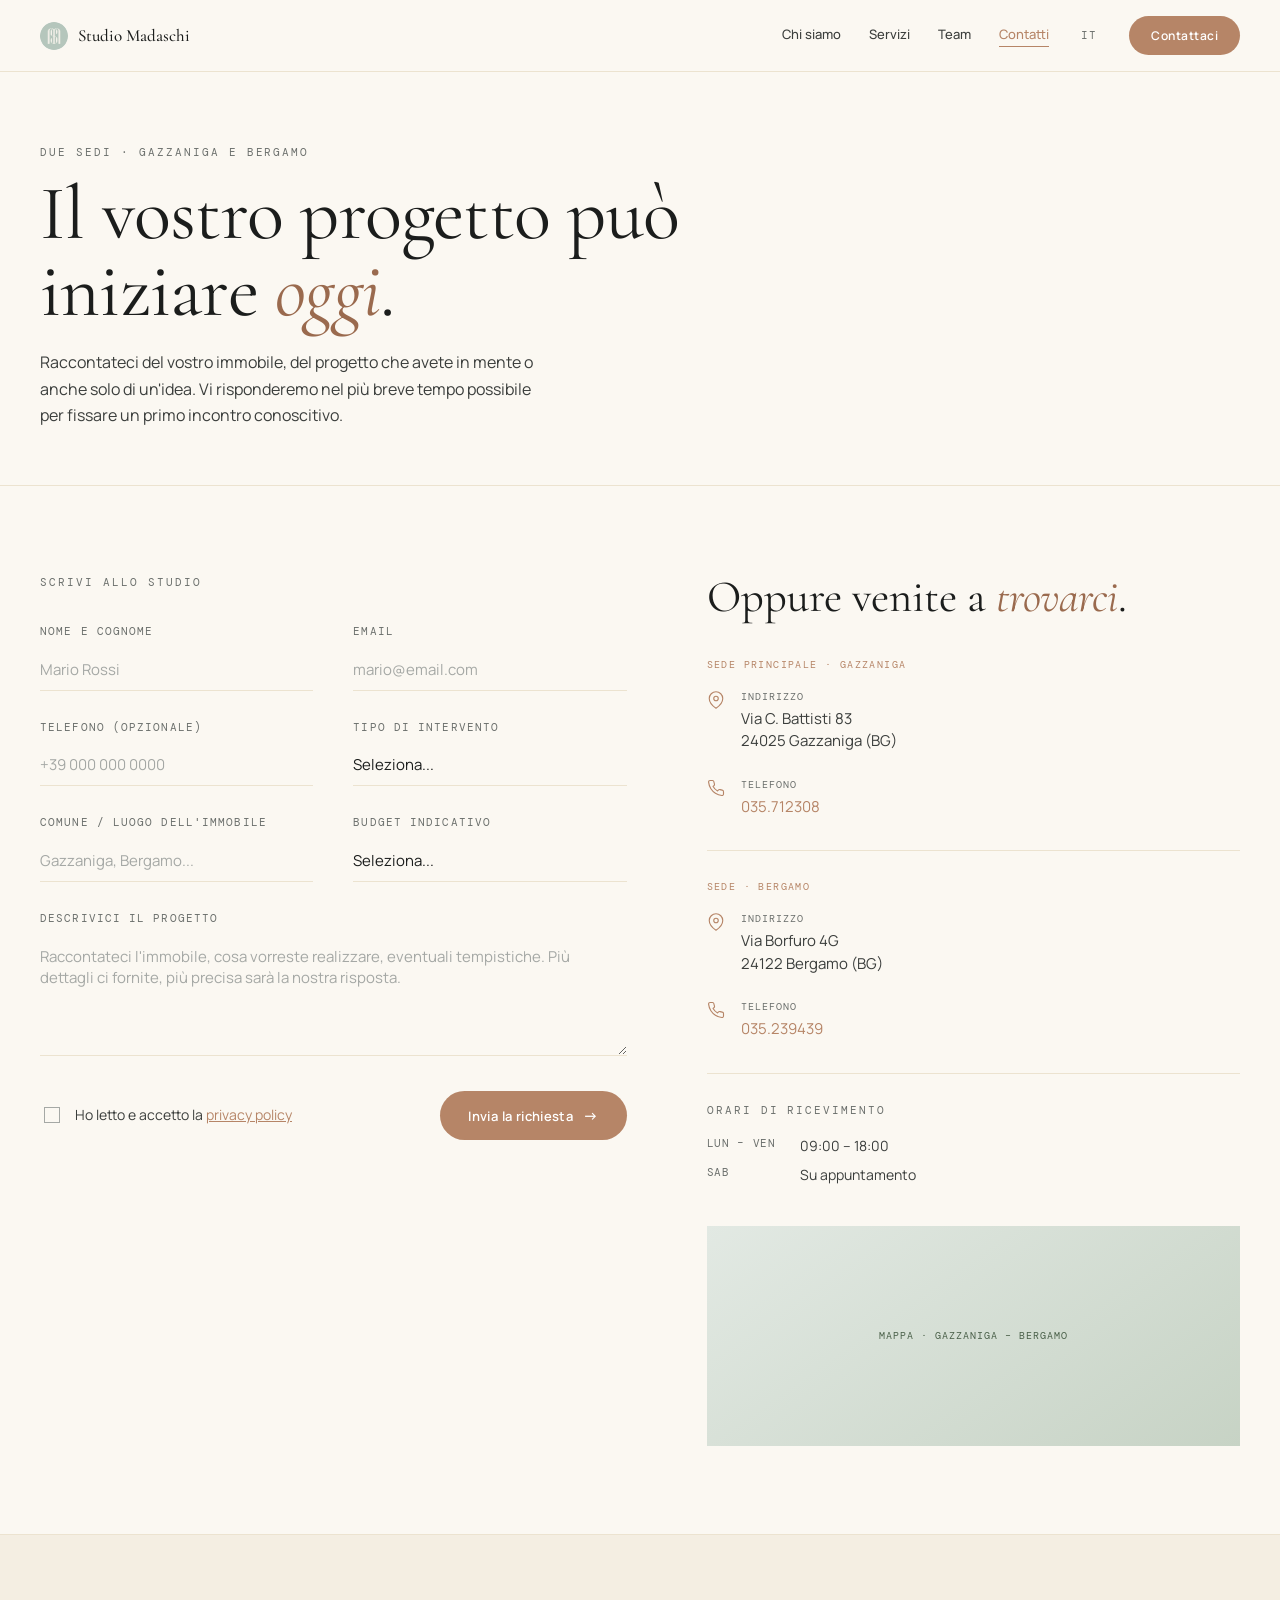
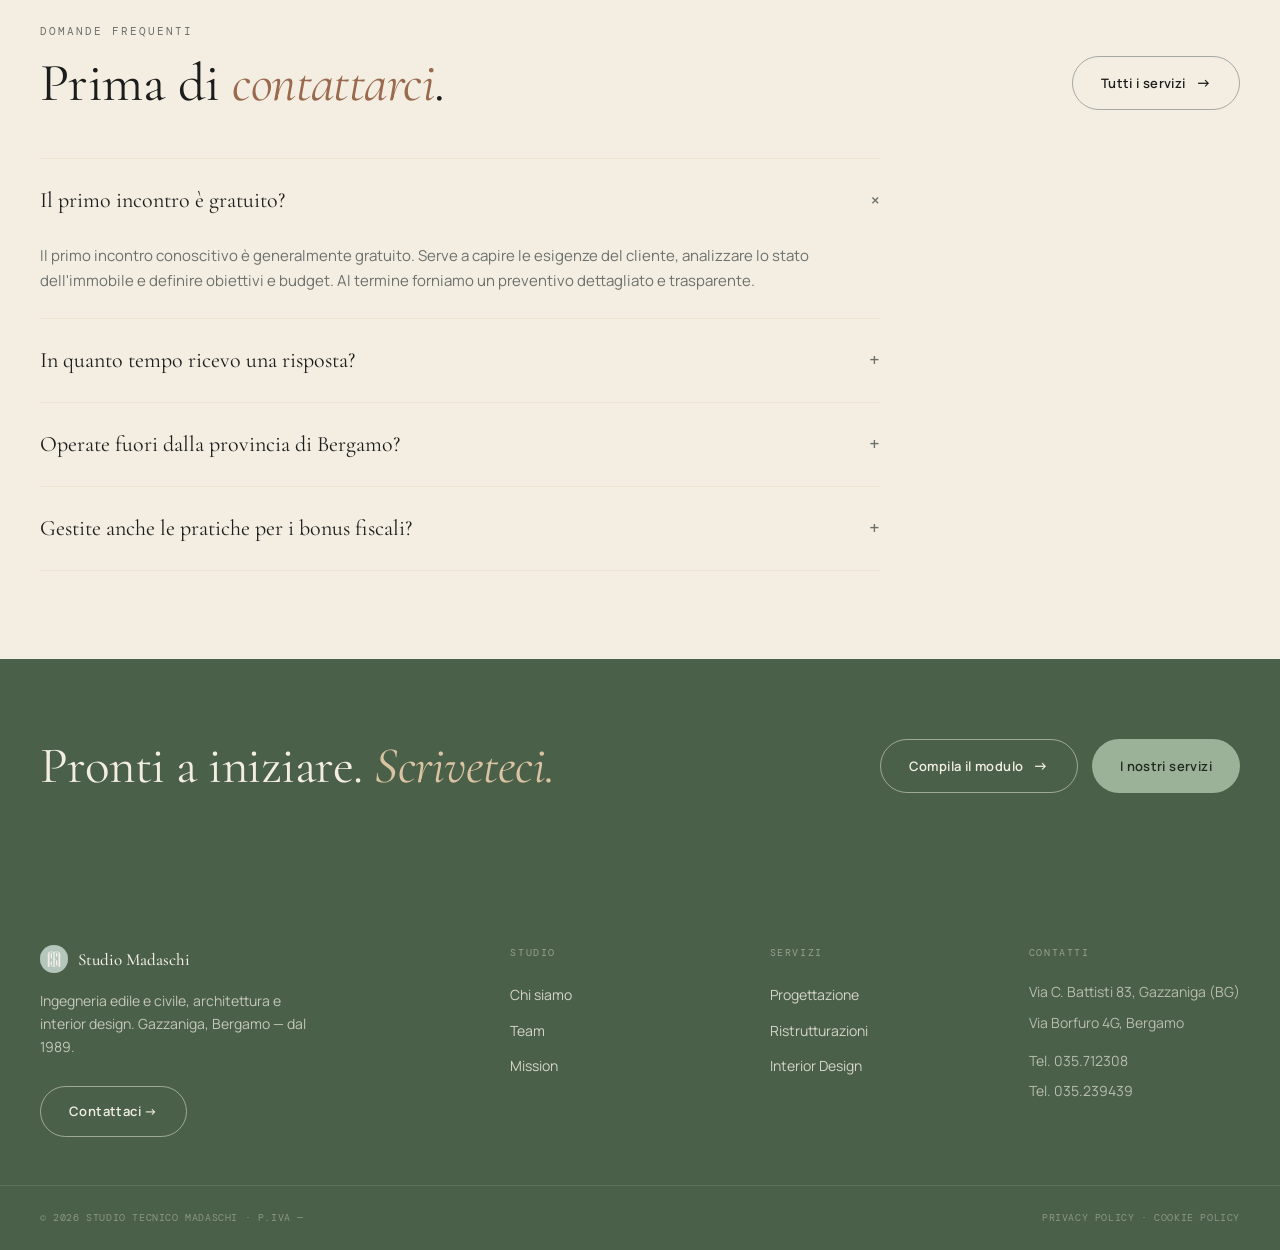
<file: contatti.html>
<!doctype html>
<html lang="it">
<head>
  <meta charset="utf-8" />
  <meta name="viewport" content="width=device-width, initial-scale=1" />
  <title>Contatti — Studio Tecnico Madaschi</title>
  <meta name="description" content="Contatta lo Studio Tecnico Madaschi per richiedere una consulenza, un preventivo o informazioni sui nostri servizi. Gazzaniga e Bergamo." />
  <link rel="preconnect" href="https://fonts.googleapis.com" />
  <link rel="preconnect" href="https://fonts.gstatic.com" crossorigin />
  <link href="https://fonts.googleapis.com/css2?family=Cormorant+Garamond:ital,wght@0,300;0,400;0,500;1,400;1,500&family=Manrope:wght@300;400;500;600;700&family=DM+Mono:wght@300;400;500&display=swap" rel="stylesheet" />
  <link rel="stylesheet" href="css/style.css" />
</head>
<body>

<header class="nav">
  <div class="nav-inner">
    <a href="index.html" class="nav-brand">
      <span class="chip"></span>
      <span>Studio Madaschi</span>
    </a>
    <nav class="nav-links">
      <a href="chi-siamo.html">Chi siamo</a>
      <a href="servizi.html">Servizi</a>
      <a href="team.html">Team</a>
      <a href="contatti.html" class="active">Contatti</a>
    </nav>
    <span class="nav-lang">IT</span>
    <a href="#form" class="nav-cta">Contattaci</a>
    <button class="hamburger" id="nav-toggle" aria-label="Apri menu">
      <span></span><span></span><span></span>
    </button>
  </div>
</header>

<nav class="mnav" id="mnav">
  <button class="mnav-close" id="mnav-close">✕</button>
  <a href="index.html">Home</a>
  <a href="chi-siamo.html">Chi siamo</a>
  <a href="servizi.html">Servizi</a>
  <a href="team.html">Team</a>
  <a href="contatti.html">Contatti</a>
  <a href="#form" class="mnav-cta-link">Contattaci →</a>
</nav>

<main>

  <!-- PAGE HEADER -->
  <div class="page-header">
    <span class="eyebrow">Due sedi · Gazzaniga e Bergamo</span>
    <h1>Il vostro progetto può<br/>iniziare <em>oggi</em>.</h1>
    <p>Raccontateci del vostro immobile, del progetto che avete in mente o anche solo di un'idea. Vi risponderemo nel più breve tempo possibile per fissare un primo incontro conoscitivo.</p>
  </div>

  <!-- CONTACT LAYOUT -->
  <div class="section" id="form">
    <div class="contact-layout">

      <!-- FORM -->
      <div>
        <span class="eyebrow" style="margin-bottom: 32px;">Scrivi allo studio</span>
        <form id="contact-form" novalidate>
          <div class="g-2" style="gap: 0 40px;">
            <div class="form-field">
              <label for="nome">Nome e cognome</label>
              <input type="text" id="nome" name="nome" placeholder="Mario Rossi" required />
            </div>
            <div class="form-field">
              <label for="email">Email</label>
              <input type="email" id="email" name="email" placeholder="mario@email.com" required />
            </div>
          </div>
          <div class="g-2" style="gap: 0 40px;">
            <div class="form-field">
              <label for="telefono">Telefono (opzionale)</label>
              <input type="tel" id="telefono" name="telefono" placeholder="+39 000 000 0000" />
            </div>
            <div class="form-field">
              <label for="tipo">Tipo di intervento</label>
              <select id="tipo" name="tipo">
                <option value="">Seleziona...</option>
                <option>Progettazione strutturale</option>
                <option>Progettazione architettonica</option>
                <option>Ristrutturazione</option>
                <option>Direzione lavori</option>
                <option>Urbanistica / Pratiche</option>
                <option>Sicurezza cantiere</option>
                <option>Studio di fattibilità</option>
                <option>Interior design</option>
                <option>Render 3D</option>
                <option>Altro</option>
              </select>
            </div>
          </div>
          <div class="g-2" style="gap: 0 40px;">
            <div class="form-field">
              <label for="luogo">Comune / Luogo dell'immobile</label>
              <input type="text" id="luogo" name="luogo" placeholder="Gazzaniga, Bergamo..." />
            </div>
            <div class="form-field">
              <label for="budget">Budget indicativo</label>
              <select id="budget" name="budget">
                <option value="">Seleziona...</option>
                <option>Fino a € 30.000</option>
                <option>€ 30.000 – 80.000</option>
                <option>€ 80.000 – 150.000</option>
                <option>€ 150.000 – 300.000</option>
                <option>Oltre € 300.000</option>
                <option>Da definire</option>
              </select>
            </div>
          </div>
          <div class="form-field">
            <label for="messaggio">Descrivici il progetto</label>
            <textarea id="messaggio" name="messaggio" placeholder="Raccontateci l'immobile, cosa vorreste realizzare, eventuali tempistiche. Più dettagli ci fornite, più precisa sarà la nostra risposta."></textarea>
          </div>
          <div style="display: flex; justify-content: space-between; align-items: center; flex-wrap: wrap; gap: 20px; margin-top: 8px;">
            <label class="form-check">
              <input type="checkbox" required />
              <span>Ho letto e accetto la <a href="#" style="color: var(--terra-500); text-decoration: underline;">privacy policy</a></span>
            </label>
            <button type="submit" class="btn btn-primary btn-arr">Invia la richiesta</button>
          </div>
        </form>
      </div>

      <!-- INFO -->
      <div class="contact-info">
        <h2>Oppure venite a <em>trovarci</em>.</h2>

        <!-- Sede Gazzaniga -->
        <div style="margin-bottom: 32px;">
          <div style="font-family: var(--mono); font-size: 10px; text-transform: uppercase; letter-spacing: 0.14em; color: var(--terra-500); margin-bottom: 16px;">Sede principale · Gazzaniga</div>

          <div class="c-detail">
            <svg viewBox="0 0 24 24">
              <path d="M21 10c0 7-9 13-9 13s-9-6-9-13a9 9 0 0 1 18 0z" stroke-linecap="round" stroke-linejoin="round"/>
              <circle cx="12" cy="10" r="3" stroke-linecap="round" stroke-linejoin="round"/>
            </svg>
            <div class="c-detail-body">
              <div class="lbl">Indirizzo</div>
              <p>Via C. Battisti 83<br/>24025 Gazzaniga (BG)</p>
            </div>
          </div>

          <div class="c-detail">
            <svg viewBox="0 0 24 24">
              <path d="M22 16.92V20a2 2 0 0 1-2.18 2 19.8 19.8 0 0 1-8.63-3.07 19.5 19.5 0 0 1-6-6A19.8 19.8 0 0 1 2.12 4.18 2 2 0 0 1 4.11 2h3.09a2 2 0 0 1 2 1.72c.13.96.36 1.9.7 2.81a2 2 0 0 1-.45 2.11L8.1 9.9a16 16 0 0 0 6 6l1.27-1.27a2 2 0 0 1 2.11-.45c.9.34 1.85.57 2.8.7a2 2 0 0 1 1.72 2.04z" stroke-linecap="round" stroke-linejoin="round"/>
            </svg>
            <div class="c-detail-body">
              <div class="lbl">Telefono</div>
              <p><a href="tel:+390357123008" style="color: var(--terra-500);">035.712308</a></p>
            </div>
          </div>
        </div>

        <!-- Sede Bergamo -->
        <div style="padding-top: 28px; border-top: 1px solid var(--cream-200); margin-bottom: 32px;">
          <div style="font-family: var(--mono); font-size: 10px; text-transform: uppercase; letter-spacing: 0.14em; color: var(--terra-500); margin-bottom: 16px;">Sede · Bergamo</div>

          <div class="c-detail">
            <svg viewBox="0 0 24 24">
              <path d="M21 10c0 7-9 13-9 13s-9-6-9-13a9 9 0 0 1 18 0z" stroke-linecap="round" stroke-linejoin="round"/>
              <circle cx="12" cy="10" r="3" stroke-linecap="round" stroke-linejoin="round"/>
            </svg>
            <div class="c-detail-body">
              <div class="lbl">Indirizzo</div>
              <p>Via Borfuro 4G<br/>24122 Bergamo (BG)</p>
            </div>
          </div>

          <div class="c-detail">
            <svg viewBox="0 0 24 24">
              <path d="M22 16.92V20a2 2 0 0 1-2.18 2 19.8 19.8 0 0 1-8.63-3.07 19.5 19.5 0 0 1-6-6A19.8 19.8 0 0 1 2.12 4.18 2 2 0 0 1 4.11 2h3.09a2 2 0 0 1 2 1.72c.13.96.36 1.9.7 2.81a2 2 0 0 1-.45 2.11L8.1 9.9a16 16 0 0 0 6 6l1.27-1.27a2 2 0 0 1 2.11-.45c.9.34 1.85.57 2.8.7a2 2 0 0 1 1.72 2.04z" stroke-linecap="round" stroke-linejoin="round"/>
            </svg>
            <div class="c-detail-body">
              <div class="lbl">Telefono</div>
              <p><a href="tel:+390352394039" style="color: var(--terra-500);">035.239439</a></p>
            </div>
          </div>
        </div>

        <!-- Orari -->
        <div style="padding-top: 28px; border-top: 1px solid var(--cream-200);">
          <span class="eyebrow" style="margin-bottom: 16px;">Orari di ricevimento</span>
          <div style="display: grid; grid-template-columns: auto 1fr; gap: 6px 24px; font-size: 14px; color: var(--ink-700);">
            <span style="font-family: var(--mono); font-size: 11px; color: var(--ink-500); letter-spacing: 0.06em;">LUN – VEN</span>
            <span>09:00 – 18:00</span>
            <span style="font-family: var(--mono); font-size: 11px; color: var(--ink-500); letter-spacing: 0.06em;">SAB</span>
            <span>Su appuntamento</span>
          </div>
        </div>

        <!-- Mappa placeholder -->
        <div class="map-ph">mappa · Gazzaniga – Bergamo</div>
      </div>

    </div>
  </div>

  <!-- FAQ -->
  <div class="bg-cream border-top">
    <div class="section">
      <div class="section-head">
        <div>
          <span class="eyebrow">Domande frequenti</span>
          <h2 class="section-title">Prima di <em>contattarci</em>.</h2>
        </div>
        <a href="servizi.html" class="btn btn-outline btn-arr">Tutti i servizi</a>
      </div>
      <div class="faq">
        <div class="faq-item open">
          <div class="faq-q">Il primo incontro è gratuito?</div>
          <div class="faq-a">Il primo incontro conoscitivo è generalmente gratuito. Serve a capire le esigenze del cliente, analizzare lo stato dell'immobile e definire obiettivi e budget. Al termine forniamo un preventivo dettagliato e trasparente.</div>
        </div>
        <div class="faq-item">
          <div class="faq-q">In quanto tempo ricevo una risposta?</div>
          <div class="faq-a">Rispondiamo solitamente entro 24-48 ore lavorative. Per richieste urgenti vi invitiamo a contattarci direttamente per telefono alle nostre sedi di Gazzaniga o Bergamo.</div>
        </div>
        <div class="faq-item">
          <div class="faq-q">Operate fuori dalla provincia di Bergamo?</div>
          <div class="faq-a">Operiamo principalmente in provincia di Bergamo e nelle zone limitrofe. Per progetti in altre aree valutiamo caso per caso. Contattateci per discutere la fattibilità.</div>
        </div>
        <div class="faq-item">
          <div class="faq-q">Gestite anche le pratiche per i bonus fiscali?</div>
          <div class="faq-a">Sì. Lo studio è specializzato nella gestione dei bonus edilizi: Superbonus 110%, sismabonus, ecobonus, bonus ristrutturazioni. Ci occupiamo di tutta la documentazione tecnica necessaria per accedere agli incentivi statali.</div>
        </div>
      </div>
    </div>
  </div>

  <!-- CTA -->
  <div class="cta-banner">
    <div class="cta-banner-inner">
      <h2>Pronti a iniziare. <em>Scriveteci.</em></h2>
      <div class="cta-actions">
        <a href="#form" class="btn btn-outline-light btn-arr">Compila il modulo</a>
        <a href="servizi.html" class="btn btn-sage">I nostri servizi</a>
      </div>
    </div>
  </div>

</main>

<footer class="footer">
  <div class="footer-inner">
    <div>
      <div class="footer-brand">
        <span class="chip"></span>
        <span>Studio Madaschi</span>
      </div>
      <p class="footer-tagline">Ingegneria edile e civile, architettura e interior design. Gazzaniga, Bergamo — dal 1989.</p>
      <a href="contatti.html" class="btn btn-outline-light">Contattaci →</a>
    </div>
    <div>
      <div class="footer-col-title">Studio</div>
      <ul class="footer-links">
        <li><a href="chi-siamo.html">Chi siamo</a></li>
        <li><a href="team.html">Team</a></li>
        <li><a href="chi-siamo.html#mission">Mission</a></li>
      </ul>
    </div>
    <div>
      <div class="footer-col-title">Servizi</div>
      <ul class="footer-links">
        <li><a href="servizi.html">Progettazione</a></li>
        <li><a href="servizi.html">Ristrutturazioni</a></li>
        <li><a href="servizi.html">Interior Design</a></li>
      </ul>
    </div>
    <div>
      <div class="footer-col-title">Contatti</div>
      <ul>
        <li class="footer-info-item">Via C. Battisti 83, Gazzaniga (BG)</li>
        <li class="footer-info-item">Via Borfuro 4G, Bergamo</li>
        <li class="footer-info-item" style="margin-top: 8px;">Tel. 035.712308</li>
        <li class="footer-info-item">Tel. 035.239439</li>
      </ul>
    </div>
  </div>
  <div class="footer-bottom">
    <span>© 2026 Studio Tecnico Madaschi · P.IVA —</span>
    <span>Privacy Policy · Cookie Policy</span>
  </div>
</footer>

<script src="js/main.js"></script>
</body>
</html>
</file>
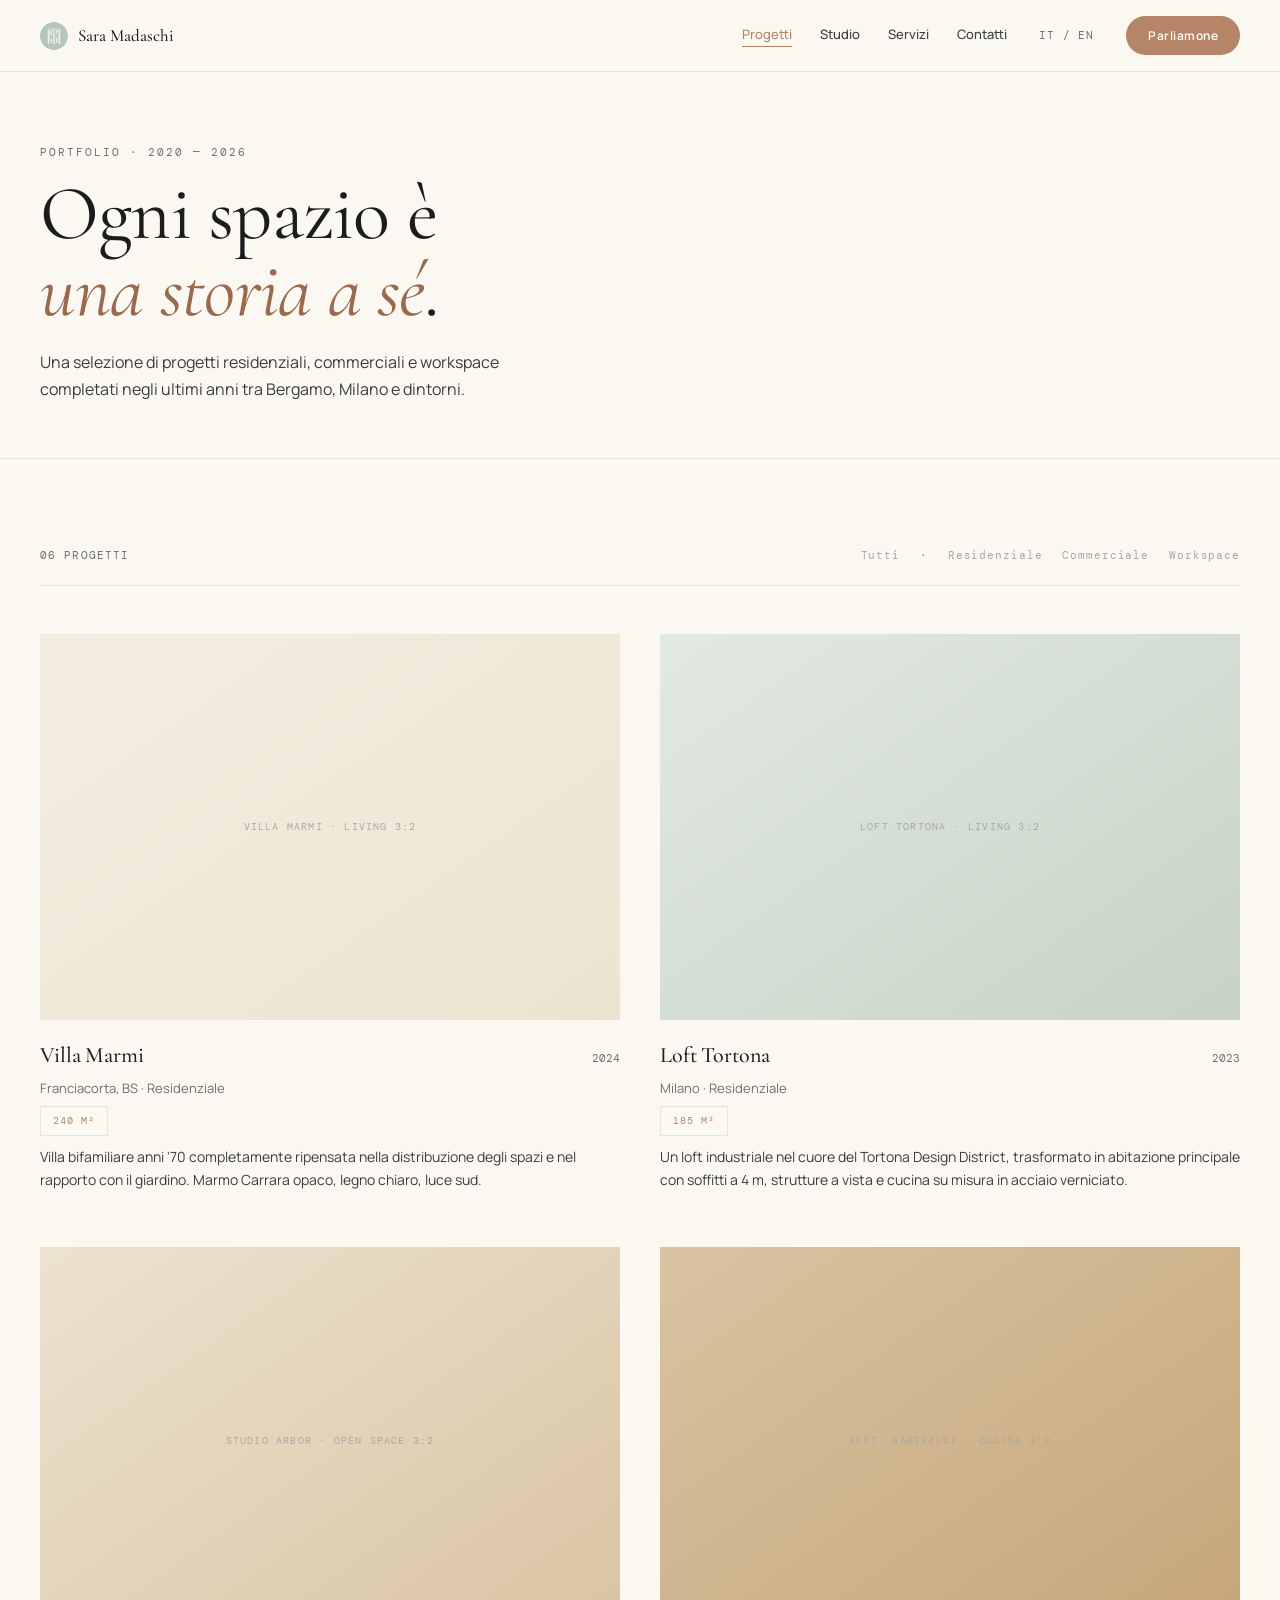
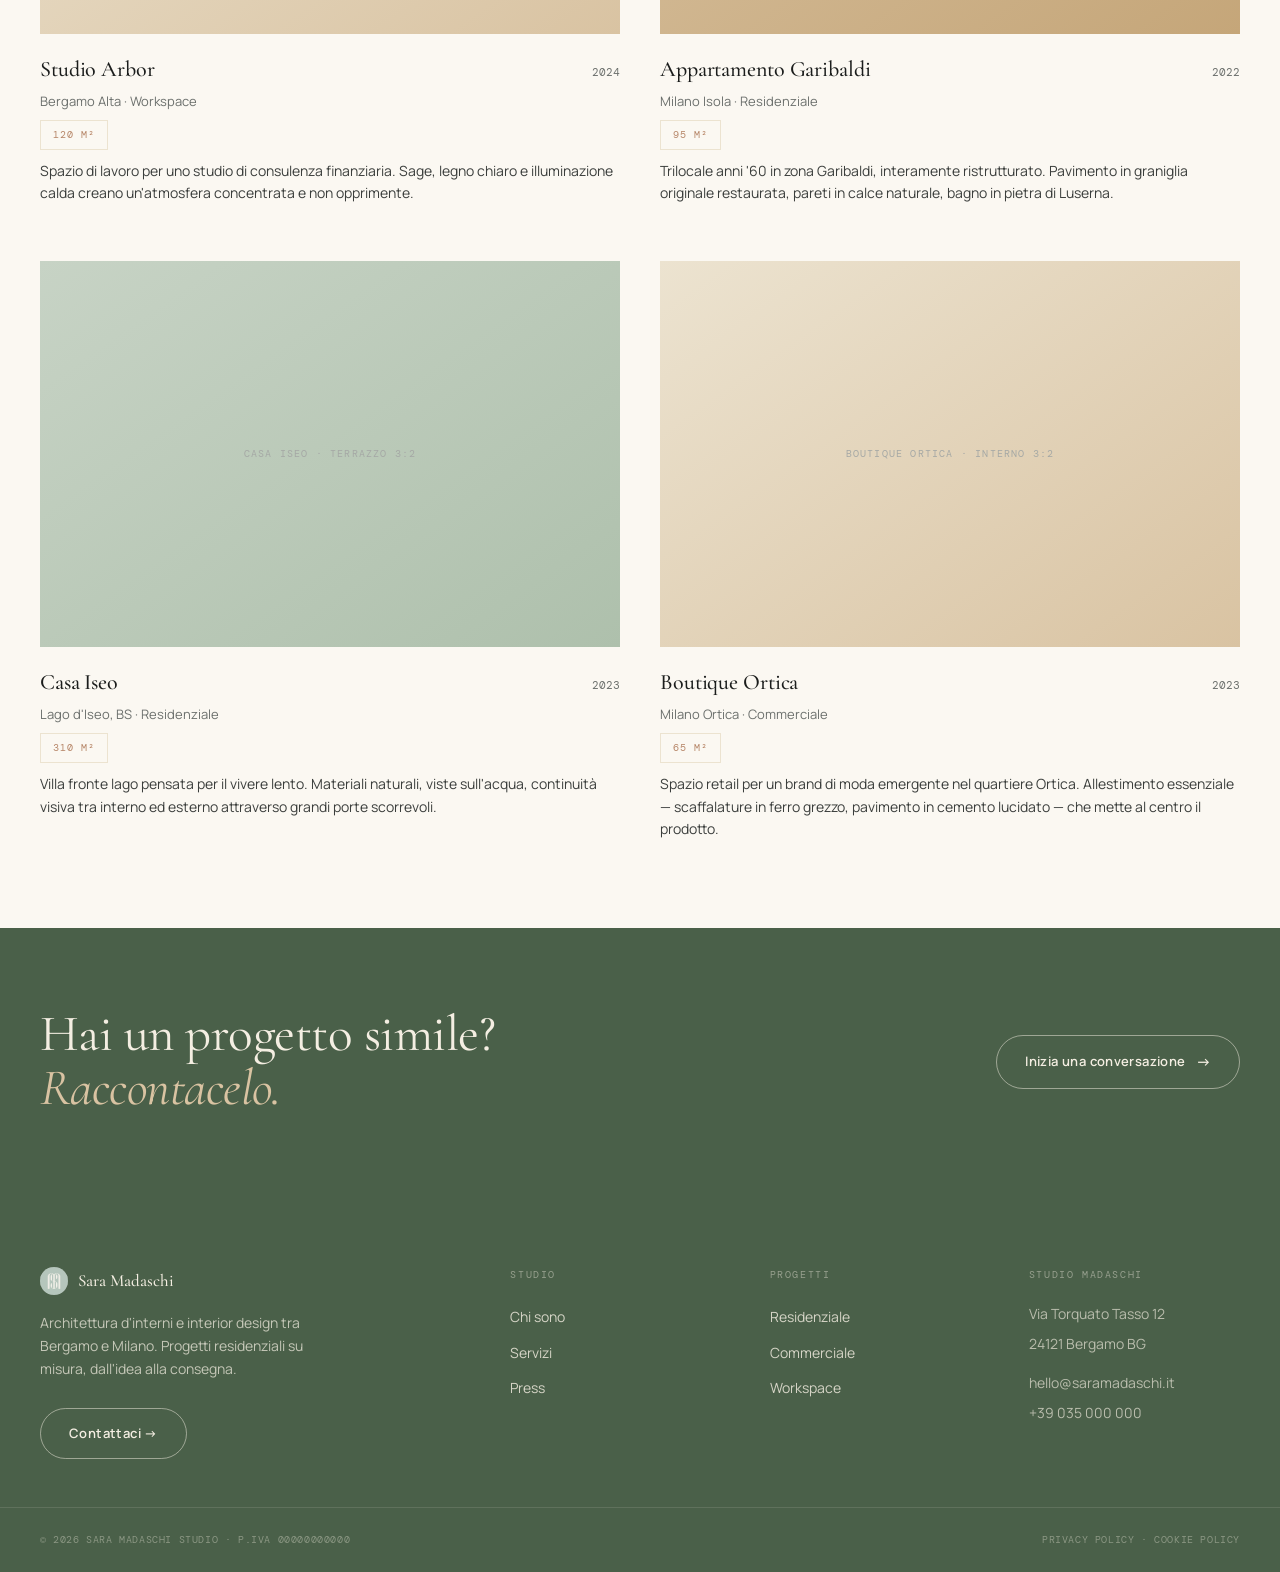
<file: progetti.html>
<!doctype html>
<html lang="it">
<head>
  <meta charset="utf-8" />
  <meta name="viewport" content="width=device-width, initial-scale=1" />
  <title>Progetti — Sara Madaschi Studio</title>
  <meta name="description" content="Portfolio dei progetti di architettura d'interni e interior design di Sara Madaschi — residenziale, commerciale e workspace tra Bergamo e Milano." />
  <link rel="preconnect" href="https://fonts.googleapis.com" />
  <link rel="preconnect" href="https://fonts.gstatic.com" crossorigin />
  <link href="https://fonts.googleapis.com/css2?family=Cormorant+Garamond:ital,wght@0,300;0,400;0,500;1,400;1,500&family=Manrope:wght@300;400;500;600;700&family=DM+Mono:wght@300;400;500&display=swap" rel="stylesheet" />
  <link rel="stylesheet" href="css/style.css" />
</head>
<body>

<!-- ── NAVIGATION ── -->
<header class="nav">
  <div class="nav-inner">
    <a href="index.html" class="nav-brand">
      <span class="chip"></span>
      <span>Sara Madaschi</span>
    </a>
    <nav class="nav-links">
      <a href="progetti.html" class="active">Progetti</a>
      <a href="chi-sono.html">Studio</a>
      <a href="servizi.html">Servizi</a>
      <a href="contatti.html">Contatti</a>
    </nav>
    <span class="nav-lang">IT / EN</span>
    <a href="contatti.html" class="nav-cta">Parliamone</a>
    <button class="hamburger" id="nav-toggle" aria-label="Apri menu">
      <span></span><span></span><span></span>
    </button>
  </div>
</header>

<nav class="mnav" id="mnav">
  <button class="mnav-close" id="mnav-close">✕</button>
  <a href="index.html">Home</a>
  <a href="progetti.html">Progetti</a>
  <a href="chi-sono.html">Studio</a>
  <a href="servizi.html">Servizi</a>
  <a href="contatti.html">Contatti</a>
  <a href="contatti.html" class="mnav-cta-link">Parliamone →</a>
</nav>

<main>

  <!-- ── PAGE HEADER ── -->
  <div class="page-header">
    <span class="eyebrow">Portfolio · 2020 — 2026</span>
    <h1>Ogni spazio è<br/><em>una storia a sé</em>.</h1>
    <p>Una selezione di progetti residenziali, commerciali e workspace completati negli ultimi anni tra Bergamo, Milano e dintorni.</p>
  </div>

  <!-- ── PROJECTS GRID ── -->
  <div class="section">

    <!-- Counter -->
    <div style="display: flex; justify-content: space-between; align-items: baseline; margin-bottom: 48px; border-bottom: 1px solid var(--cream-200); padding-bottom: 20px;">
      <span style="font-family: var(--mono); font-size: 11px; color: var(--ink-500); letter-spacing: 0.1em;">06 PROGETTI</span>
      <div style="display: flex; gap: 20px; font-family: var(--mono); font-size: 11px; color: var(--ink-300); letter-spacing: 0.08em;">
        <span>Tutti</span>
        <span style="color: var(--terra-500);">·</span>
        <span>Residenziale</span>
        <span>Commerciale</span>
        <span>Workspace</span>
      </div>
    </div>

    <div class="projects-grid cols-2">

      <!-- 01 · Villa Marmi -->
      <a class="project-card" href="#villa-marmi" id="villa-marmi">
        <div class="media" style="aspect-ratio: 3/2;"><div class="media-lbl">Villa Marmi · living 3:2</div></div>
        <div class="info">
          <span class="title">Villa Marmi</span>
          <span class="year">2024</span>
        </div>
        <div class="loc">Franciacorta, BS · Residenziale</div>
        <span class="tag">240 m²</span>
        <p class="desc">Villa bifamiliare anni '70 completamente ripensata nella distribuzione degli spazi e nel rapporto con il giardino. Marmo Carrara opaco, legno chiaro, luce sud.</p>
      </a>

      <!-- 02 · Loft Tortona -->
      <a class="project-card" href="#loft-tortona" id="loft-tortona">
        <div class="media" style="aspect-ratio: 3/2;"><div class="media-lbl">Loft Tortona · living 3:2</div></div>
        <div class="info">
          <span class="title">Loft Tortona</span>
          <span class="year">2023</span>
        </div>
        <div class="loc">Milano · Residenziale</div>
        <span class="tag">185 m²</span>
        <p class="desc">Un loft industriale nel cuore del Tortona Design District, trasformato in abitazione principale con soffitti a 4 m, strutture a vista e cucina su misura in acciaio verniciato.</p>
      </a>

      <!-- 03 · Studio Arbor -->
      <a class="project-card" href="#studio-arbor" id="studio-arbor">
        <div class="media" style="aspect-ratio: 3/2;"><div class="media-lbl">Studio Arbor · open space 3:2</div></div>
        <div class="info">
          <span class="title">Studio Arbor</span>
          <span class="year">2024</span>
        </div>
        <div class="loc">Bergamo Alta · Workspace</div>
        <span class="tag">120 m²</span>
        <p class="desc">Spazio di lavoro per uno studio di consulenza finanziaria. Sage, legno chiaro e illuminazione calda creano un'atmosfera concentrata e non opprimente.</p>
      </a>

      <!-- 04 · Appartamento Garibaldi -->
      <a class="project-card" href="#app-garibaldi" id="app-garibaldi">
        <div class="media" style="aspect-ratio: 3/2;"><div class="media-lbl">Appt. Garibaldi · cucina 3:2</div></div>
        <div class="info">
          <span class="title">Appartamento Garibaldi</span>
          <span class="year">2022</span>
        </div>
        <div class="loc">Milano Isola · Residenziale</div>
        <span class="tag">95 m²</span>
        <p class="desc">Trilocale anni '60 in zona Garibaldi, interamente ristrutturato. Pavimento in graniglia originale restaurata, pareti in calce naturale, bagno in pietra di Luserna.</p>
      </a>

      <!-- 05 · Casa Iseo -->
      <a class="project-card" href="#casa-iseo" id="casa-iseo">
        <div class="media" style="aspect-ratio: 3/2;"><div class="media-lbl">Casa Iseo · terrazzo 3:2</div></div>
        <div class="info">
          <span class="title">Casa Iseo</span>
          <span class="year">2023</span>
        </div>
        <div class="loc">Lago d'Iseo, BS · Residenziale</div>
        <span class="tag">310 m²</span>
        <p class="desc">Villa fronte lago pensata per il vivere lento. Materiali naturali, viste sull'acqua, continuità visiva tra interno ed esterno attraverso grandi porte scorrevoli.</p>
      </a>

      <!-- 06 · Boutique Ortica -->
      <a class="project-card" href="#boutique-ortica" id="boutique-ortica">
        <div class="media" style="aspect-ratio: 3/2;"><div class="media-lbl">Boutique Ortica · interno 3:2</div></div>
        <div class="info">
          <span class="title">Boutique Ortica</span>
          <span class="year">2023</span>
        </div>
        <div class="loc">Milano Ortica · Commerciale</div>
        <span class="tag">65 m²</span>
        <p class="desc">Spazio retail per un brand di moda emergente nel quartiere Ortica. Allestimento essenziale — scaffalature in ferro grezzo, pavimento in cemento lucidato — che mette al centro il prodotto.</p>
      </a>

    </div>
  </div>

  <!-- ── CTA ── -->
  <div class="cta-banner">
    <div class="cta-banner-inner">
      <h2>Hai un progetto simile? <em>Raccontacelo.</em></h2>
      <div class="cta-actions">
        <a href="contatti.html" class="btn btn-outline-light btn-arr">Inizia una conversazione</a>
      </div>
    </div>
  </div>

</main>

<!-- ── FOOTER ── -->
<footer class="footer">
  <div class="footer-inner">
    <div>
      <div class="footer-brand">
        <span class="chip"></span>
        <span>Sara Madaschi</span>
      </div>
      <p class="footer-tagline">Architettura d'interni e interior design tra Bergamo e Milano. Progetti residenziali su misura, dall'idea alla consegna.</p>
      <a href="contatti.html" class="btn btn-outline-light">Contattaci →</a>
    </div>
    <div>
      <div class="footer-col-title">Studio</div>
      <ul class="footer-links">
        <li><a href="chi-sono.html">Chi sono</a></li>
        <li><a href="servizi.html">Servizi</a></li>
        <li><a href="chi-sono.html#press">Press</a></li>
      </ul>
    </div>
    <div>
      <div class="footer-col-title">Progetti</div>
      <ul class="footer-links">
        <li><a href="progetti.html">Residenziale</a></li>
        <li><a href="progetti.html">Commerciale</a></li>
        <li><a href="progetti.html">Workspace</a></li>
      </ul>
    </div>
    <div>
      <div class="footer-col-title">Studio Madaschi</div>
      <ul>
        <li class="footer-info-item">Via Torquato Tasso 12</li>
        <li class="footer-info-item">24121 Bergamo BG</li>
        <li class="footer-info-item" style="margin-top: 8px;">hello@saramadaschi.it</li>
        <li class="footer-info-item">+39 035 000 000</li>
      </ul>
    </div>
  </div>
  <div class="footer-bottom">
    <span>© 2026 Sara Madaschi Studio · P.IVA 00000000000</span>
    <span>Privacy Policy · Cookie Policy</span>
  </div>
</footer>

<script src="js/main.js"></script>
</body>
</html>
</file>
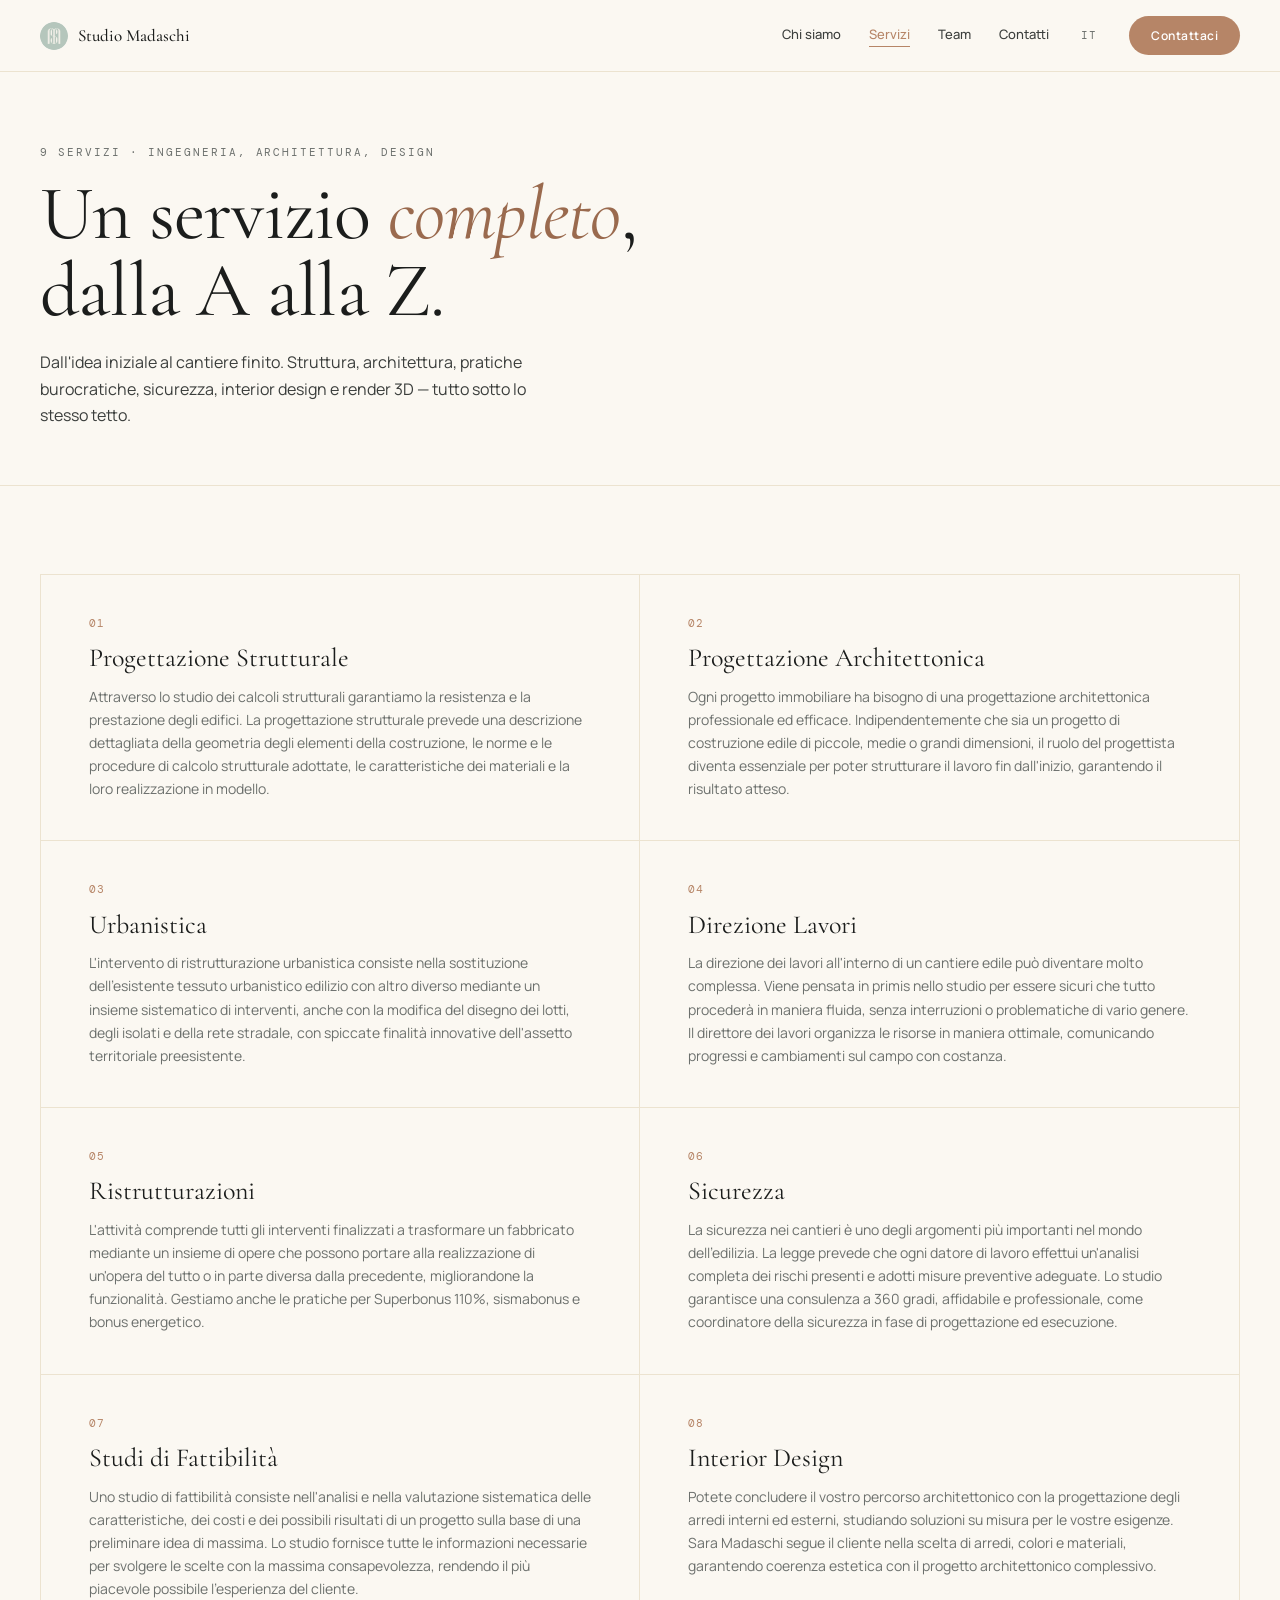
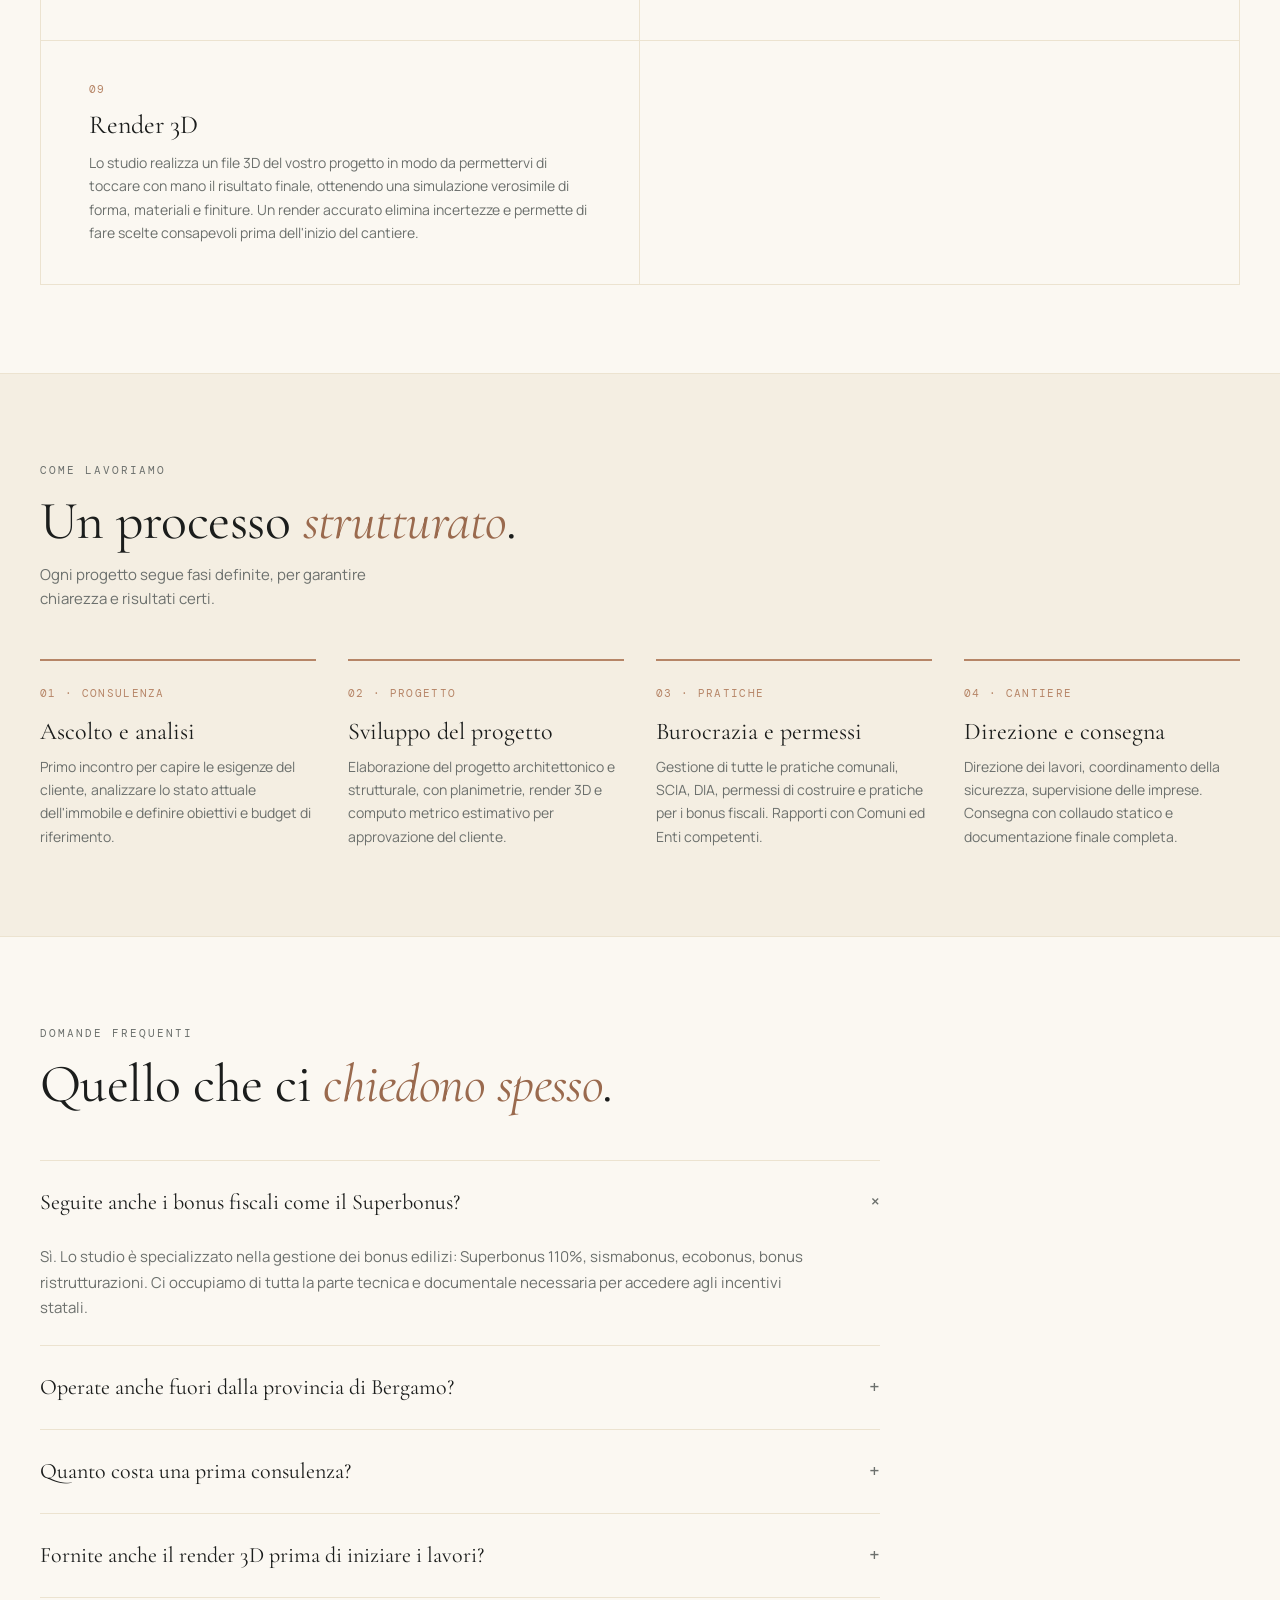
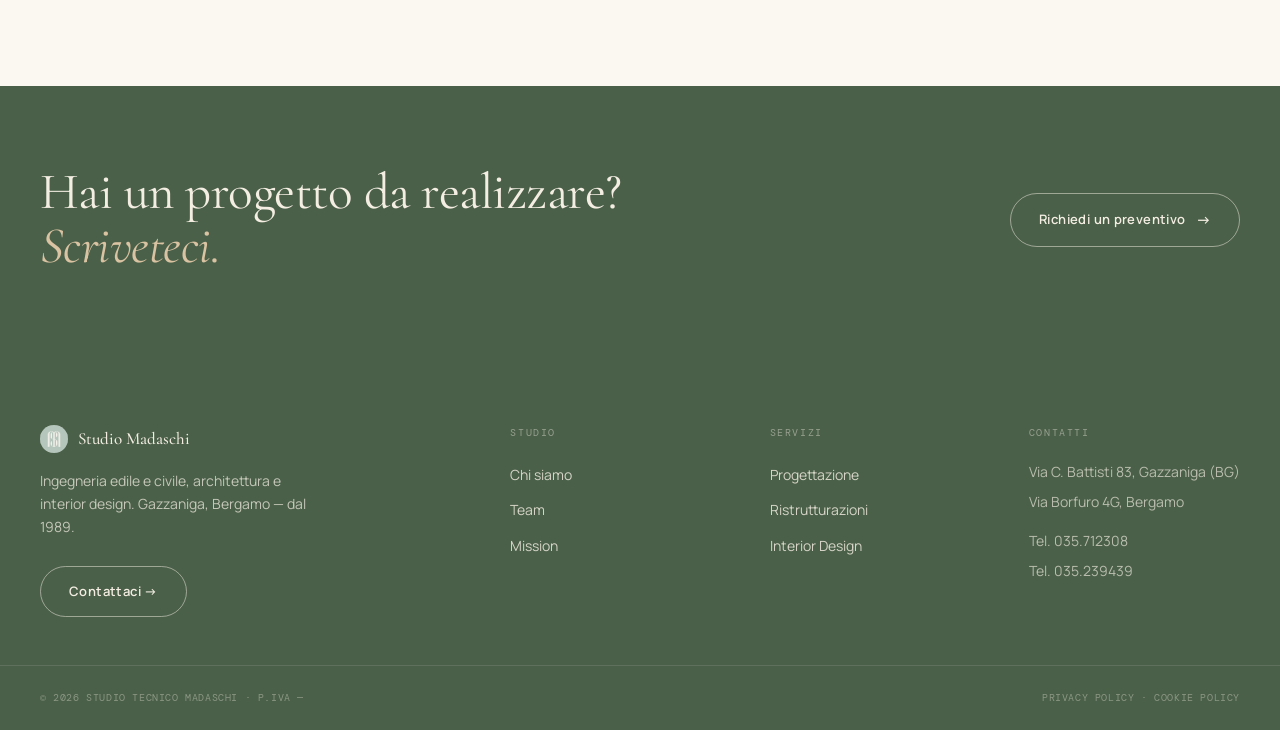
<file: servizi.html>
<!doctype html>
<html lang="it">
<head>
  <meta charset="utf-8" />
  <meta name="viewport" content="width=device-width, initial-scale=1" />
  <title>Servizi — Studio Tecnico Madaschi</title>
  <meta name="description" content="Progettazione strutturale e architettonica, urbanistica, direzione lavori, ristrutturazioni, sicurezza, studi di fattibilità, interior design, render 3D." />
  <link rel="preconnect" href="https://fonts.googleapis.com" />
  <link rel="preconnect" href="https://fonts.gstatic.com" crossorigin />
  <link href="https://fonts.googleapis.com/css2?family=Cormorant+Garamond:ital,wght@0,300;0,400;0,500;1,400;1,500&family=Manrope:wght@300;400;500;600;700&family=DM+Mono:wght@300;400;500&display=swap" rel="stylesheet" />
  <link rel="stylesheet" href="css/style.css" />
</head>
<body>

<header class="nav">
  <div class="nav-inner">
    <a href="index.html" class="nav-brand"><span class="chip"></span><span>Studio Madaschi</span></a>
    <nav class="nav-links">
      <a href="chi-siamo.html">Chi siamo</a>
      <a href="servizi.html" class="active">Servizi</a>
      <a href="team.html">Team</a>
      <a href="contatti.html">Contatti</a>
    </nav>
    <span class="nav-lang">IT</span>
    <a href="contatti.html" class="nav-cta">Contattaci</a>
    <button class="hamburger" id="nav-toggle"><span></span><span></span><span></span></button>
  </div>
</header>
<nav class="mnav" id="mnav">
  <button class="mnav-close" id="mnav-close">✕</button>
  <a href="index.html">Home</a>
  <a href="chi-siamo.html">Chi siamo</a>
  <a href="servizi.html">Servizi</a>
  <a href="team.html">Team</a>
  <a href="contatti.html">Contatti</a>
  <a href="contatti.html" class="mnav-cta-link">Contattaci →</a>
</nav>

<main>

  <div class="page-header">
    <span class="eyebrow">9 servizi · Ingegneria, Architettura, Design</span>
    <h1>Un servizio <em>completo</em>,<br/>dalla A alla Z.</h1>
    <p>Dall'idea iniziale al cantiere finito. Struttura, architettura, pratiche burocratiche, sicurezza, interior design e render 3D — tutto sotto lo stesso tetto.</p>
  </div>

  <!-- 9 SERVIZI -->
  <div class="section">
    <div class="services-grid">

      <div class="svc-item">
        <span class="num">01</span>
        <h3>Progettazione Strutturale</h3>
        <p>Attraverso lo studio dei calcoli strutturali garantiamo la resistenza e la prestazione degli edifici. La progettazione strutturale prevede una descrizione dettagliata della geometria degli elementi della costruzione, le norme e le procedure di calcolo strutturale adottate, le caratteristiche dei materiali e la loro realizzazione in modello.</p>
      </div>

      <div class="svc-item">
        <span class="num">02</span>
        <h3>Progettazione Architettonica</h3>
        <p>Ogni progetto immobiliare ha bisogno di una progettazione architettonica professionale ed efficace. Indipendentemente che sia un progetto di costruzione edile di piccole, medie o grandi dimensioni, il ruolo del progettista diventa essenziale per poter strutturare il lavoro fin dall'inizio, garantendo il risultato atteso.</p>
      </div>

      <div class="svc-item">
        <span class="num">03</span>
        <h3>Urbanistica</h3>
        <p>L'intervento di ristrutturazione urbanistica consiste nella sostituzione dell'esistente tessuto urbanistico edilizio con altro diverso mediante un insieme sistematico di interventi, anche con la modifica del disegno dei lotti, degli isolati e della rete stradale, con spiccate finalità innovative dell'assetto territoriale preesistente.</p>
      </div>

      <div class="svc-item">
        <span class="num">04</span>
        <h3>Direzione Lavori</h3>
        <p>La direzione dei lavori all'interno di un cantiere edile può diventare molto complessa. Viene pensata in primis nello studio per essere sicuri che tutto procederà in maniera fluida, senza interruzioni o problematiche di vario genere. Il direttore dei lavori organizza le risorse in maniera ottimale, comunicando progressi e cambiamenti sul campo con costanza.</p>
      </div>

      <div class="svc-item">
        <span class="num">05</span>
        <h3>Ristrutturazioni</h3>
        <p>L'attività comprende tutti gli interventi finalizzati a trasformare un fabbricato mediante un insieme di opere che possono portare alla realizzazione di un'opera del tutto o in parte diversa dalla precedente, migliorandone la funzionalità. Gestiamo anche le pratiche per Superbonus 110%, sismabonus e bonus energetico.</p>
      </div>

      <div class="svc-item">
        <span class="num">06</span>
        <h3>Sicurezza</h3>
        <p>La sicurezza nei cantieri è uno degli argomenti più importanti nel mondo dell'edilizia. La legge prevede che ogni datore di lavoro effettui un'analisi completa dei rischi presenti e adotti misure preventive adeguate. Lo studio garantisce una consulenza a 360 gradi, affidabile e professionale, come coordinatore della sicurezza in fase di progettazione ed esecuzione.</p>
      </div>

      <div class="svc-item">
        <span class="num">07</span>
        <h3>Studi di Fattibilità</h3>
        <p>Uno studio di fattibilità consiste nell'analisi e nella valutazione sistematica delle caratteristiche, dei costi e dei possibili risultati di un progetto sulla base di una preliminare idea di massima. Lo studio fornisce tutte le informazioni necessarie per svolgere le scelte con la massima consapevolezza, rendendo il più piacevole possibile l'esperienza del cliente.</p>
      </div>

      <div class="svc-item">
        <span class="num">08</span>
        <h3>Interior Design</h3>
        <p>Potete concludere il vostro percorso architettonico con la progettazione degli arredi interni ed esterni, studiando soluzioni su misura per le vostre esigenze. Sara Madaschi segue il cliente nella scelta di arredi, colori e materiali, garantendo coerenza estetica con il progetto architettonico complessivo.</p>
      </div>

      <div class="svc-item" style="border-bottom: 0;">
        <span class="num">09</span>
        <h3>Render 3D</h3>
        <p>Lo studio realizza un file 3D del vostro progetto in modo da permettervi di toccare con mano il risultato finale, ottenendo una simulazione verosimile di forma, materiali e finiture. Un render accurato elimina incertezze e permette di fare scelte consapevoli prima dell'inizio del cantiere.</p>
      </div>

    </div>
  </div>

  <!-- PROCESSO -->
  <div class="bg-cream border-top border-bottom">
    <div class="section">
      <div class="section-head">
        <div>
          <span class="eyebrow">Come lavoriamo</span>
          <h2 class="section-title">Un processo <em>strutturato</em>.</h2>
          <p>Ogni progetto segue fasi definite, per garantire chiarezza e risultati certi.</p>
        </div>
      </div>
      <div class="process-grid">
        <div class="process-step">
          <div class="step-num">01 · CONSULENZA</div>
          <h4>Ascolto e analisi</h4>
          <p>Primo incontro per capire le esigenze del cliente, analizzare lo stato attuale dell'immobile e definire obiettivi e budget di riferimento.</p>
        </div>
        <div class="process-step">
          <div class="step-num">02 · PROGETTO</div>
          <h4>Sviluppo del progetto</h4>
          <p>Elaborazione del progetto architettonico e strutturale, con planimetrie, render 3D e computo metrico estimativo per approvazione del cliente.</p>
        </div>
        <div class="process-step">
          <div class="step-num">03 · PRATICHE</div>
          <h4>Burocrazia e permessi</h4>
          <p>Gestione di tutte le pratiche comunali, SCIA, DIA, permessi di costruire e pratiche per i bonus fiscali. Rapporti con Comuni ed Enti competenti.</p>
        </div>
        <div class="process-step">
          <div class="step-num">04 · CANTIERE</div>
          <h4>Direzione e consegna</h4>
          <p>Direzione dei lavori, coordinamento della sicurezza, supervisione delle imprese. Consegna con collaudo statico e documentazione finale completa.</p>
        </div>
      </div>
    </div>
  </div>

  <!-- FAQ -->
  <div class="section">
    <div class="section-head">
      <div>
        <span class="eyebrow">Domande frequenti</span>
        <h2 class="section-title">Quello che ci <em>chiedono spesso</em>.</h2>
      </div>
    </div>
    <div class="faq">
      <div class="faq-item open">
        <div class="faq-q">Seguite anche i bonus fiscali come il Superbonus?</div>
        <div class="faq-a">Sì. Lo studio è specializzato nella gestione dei bonus edilizi: Superbonus 110%, sismabonus, ecobonus, bonus ristrutturazioni. Ci occupiamo di tutta la parte tecnica e documentale necessaria per accedere agli incentivi statali.</div>
      </div>
      <div class="faq-item">
        <div class="faq-q">Operate anche fuori dalla provincia di Bergamo?</div>
        <div class="faq-a">Operiamo principalmente in provincia di Bergamo e nelle zone limitrofe. Per progetti in altre aree valutiamo caso per caso. Contattateci per discutere la fattibilità.</div>
      </div>
      <div class="faq-item">
        <div class="faq-q">Quanto costa una prima consulenza?</div>
        <div class="faq-a">Il primo incontro conoscitivo è generalmente gratuito. Serve a capire il progetto, definire l'ambito di lavoro e fornire un preventivo dettagliato. Contattateci per fissare un appuntamento.</div>
      </div>
      <div class="faq-item">
        <div class="faq-q">Fornite anche il render 3D prima di iniziare i lavori?</div>
        <div class="faq-a">Sì. Il render 3D è uno dei nostri servizi e lo consigliamo per tutti i progetti di una certa complessità. Permette al cliente di visualizzare il risultato finale prima dell'inizio del cantiere, eliminando dubbi e riducendo eventuali varianti in corso d'opera.</div>
      </div>
    </div>
  </div>

  <!-- CTA -->
  <div class="cta-banner">
    <div class="cta-banner-inner">
      <h2>Hai un progetto da realizzare? <em>Scriveteci.</em></h2>
      <div class="cta-actions">
        <a href="contatti.html" class="btn btn-outline-light btn-arr">Richiedi un preventivo</a>
      </div>
    </div>
  </div>

</main>

<footer class="footer">
  <div class="footer-inner">
    <div>
      <div class="footer-brand"><span class="chip"></span><span>Studio Madaschi</span></div>
      <p class="footer-tagline">Ingegneria edile e civile, architettura e interior design. Gazzaniga, Bergamo — dal 1989.</p>
      <a href="contatti.html" class="btn btn-outline-light">Contattaci →</a>
    </div>
    <div>
      <div class="footer-col-title">Studio</div>
      <ul class="footer-links">
        <li><a href="chi-siamo.html">Chi siamo</a></li>
        <li><a href="team.html">Team</a></li>
        <li><a href="chi-siamo.html#mission">Mission</a></li>
      </ul>
    </div>
    <div>
      <div class="footer-col-title">Servizi</div>
      <ul class="footer-links">
        <li><a href="servizi.html">Progettazione</a></li>
        <li><a href="servizi.html">Ristrutturazioni</a></li>
        <li><a href="servizi.html">Interior Design</a></li>
      </ul>
    </div>
    <div>
      <div class="footer-col-title">Contatti</div>
      <ul>
        <li class="footer-info-item">Via C. Battisti 83, Gazzaniga (BG)</li>
        <li class="footer-info-item">Via Borfuro 4G, Bergamo</li>
        <li class="footer-info-item" style="margin-top: 8px;">Tel. 035.712308</li>
        <li class="footer-info-item">Tel. 035.239439</li>
      </ul>
    </div>
  </div>
  <div class="footer-bottom">
    <span>© 2026 Studio Tecnico Madaschi · P.IVA —</span>
    <span>Privacy Policy · Cookie Policy</span>
  </div>
</footer>

<script src="js/main.js"></script>
</body>
</html>
</file>
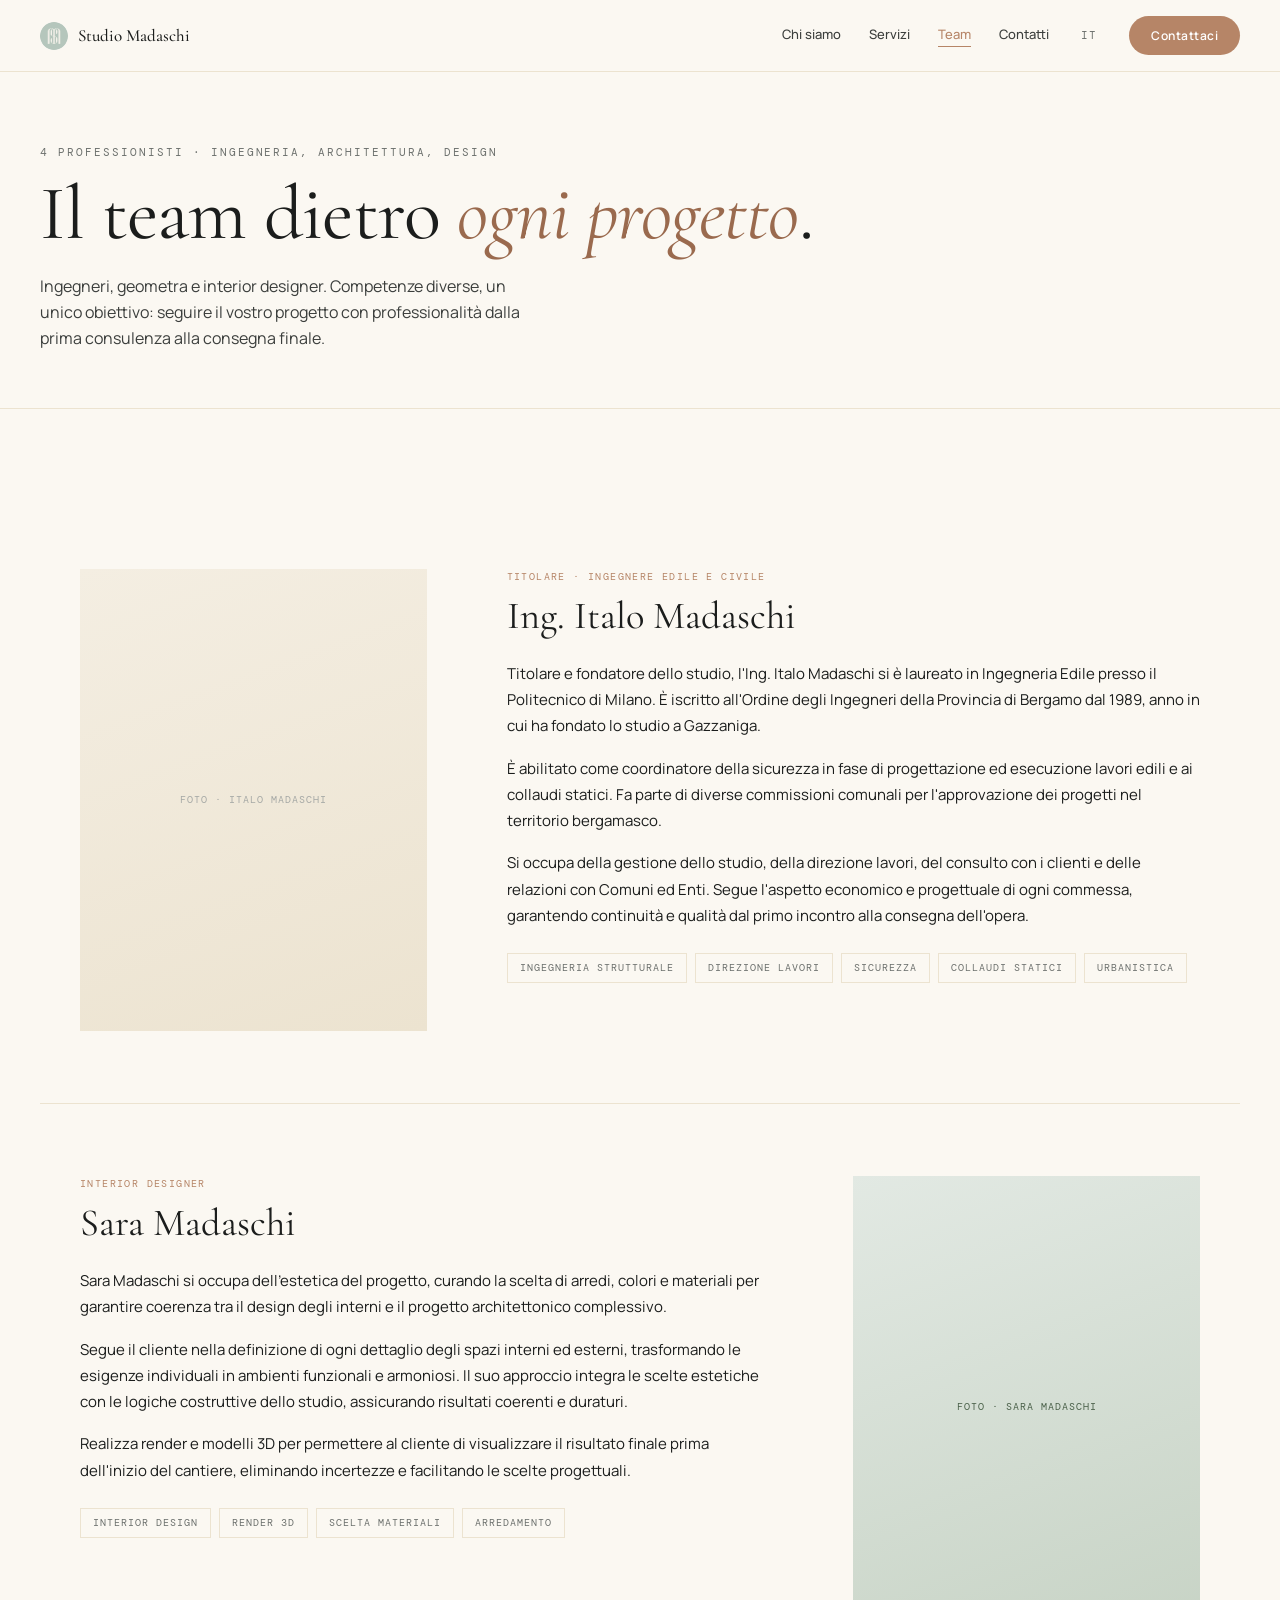
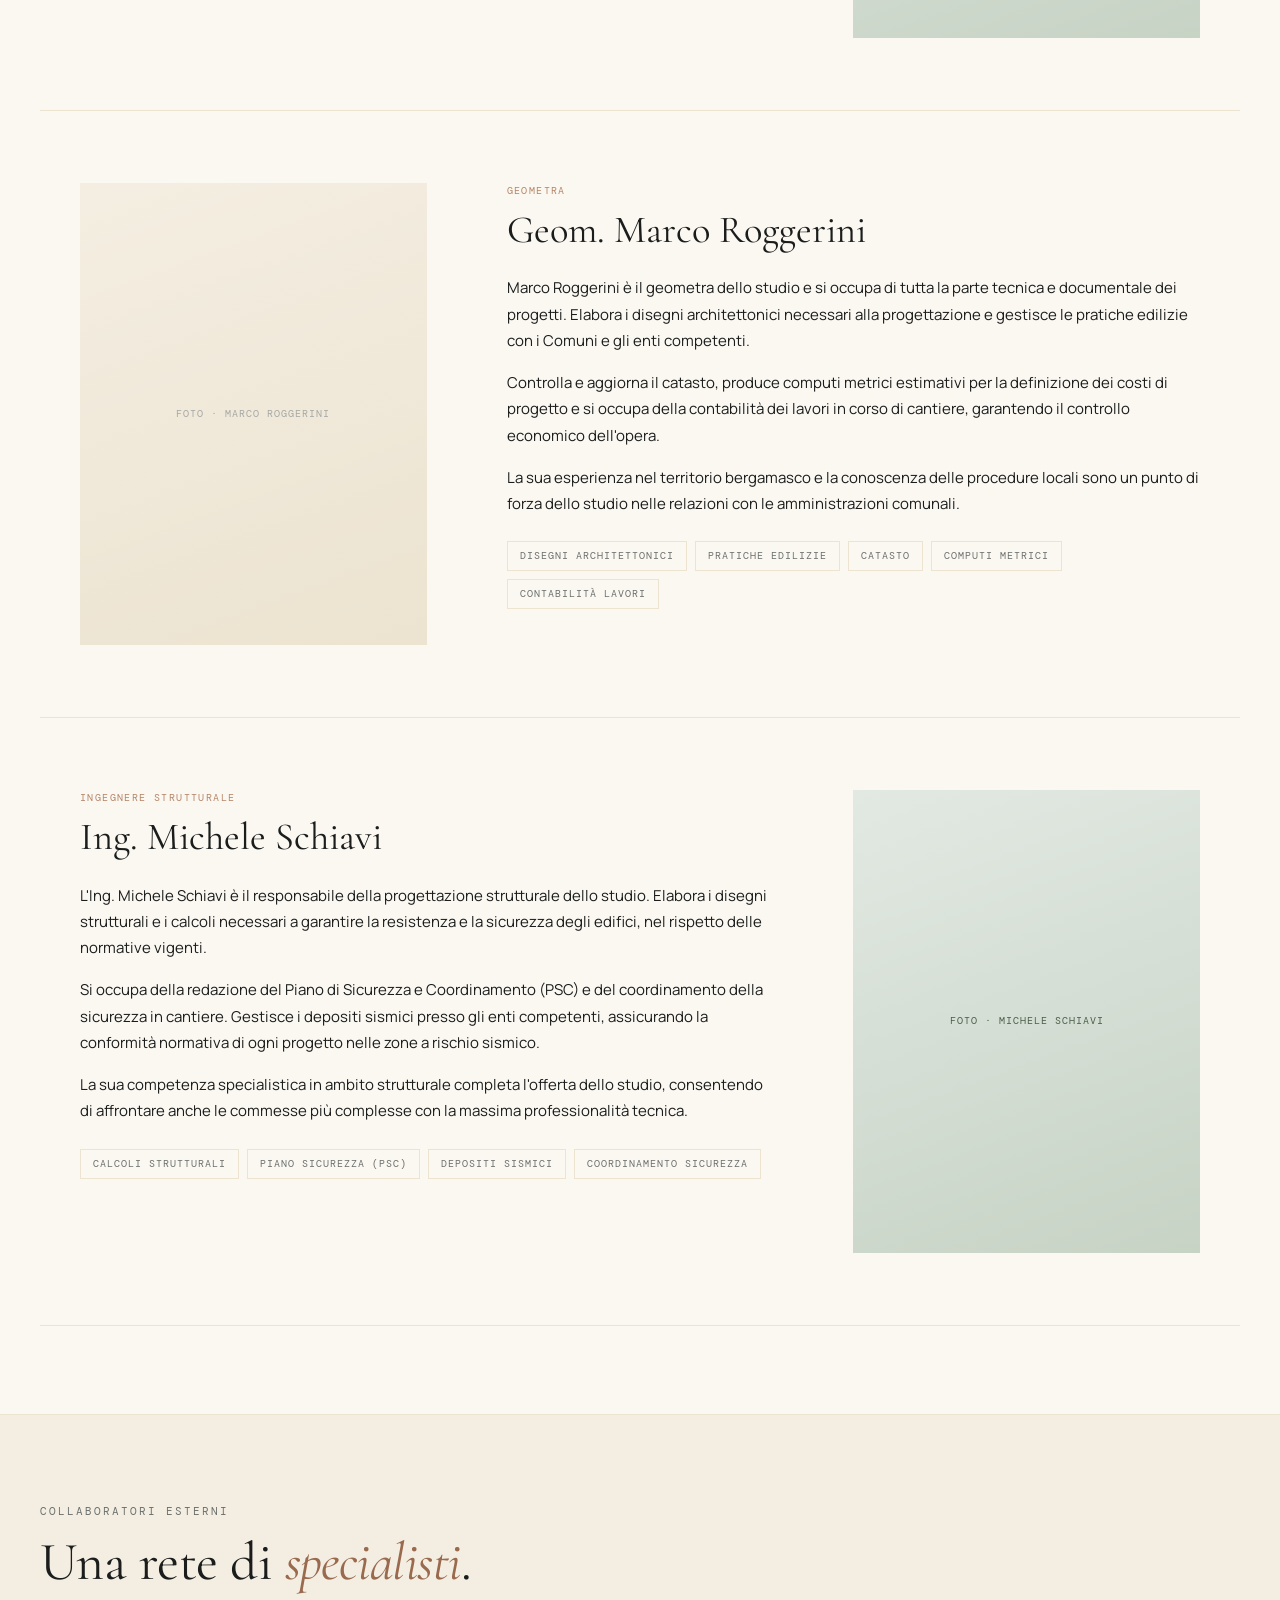
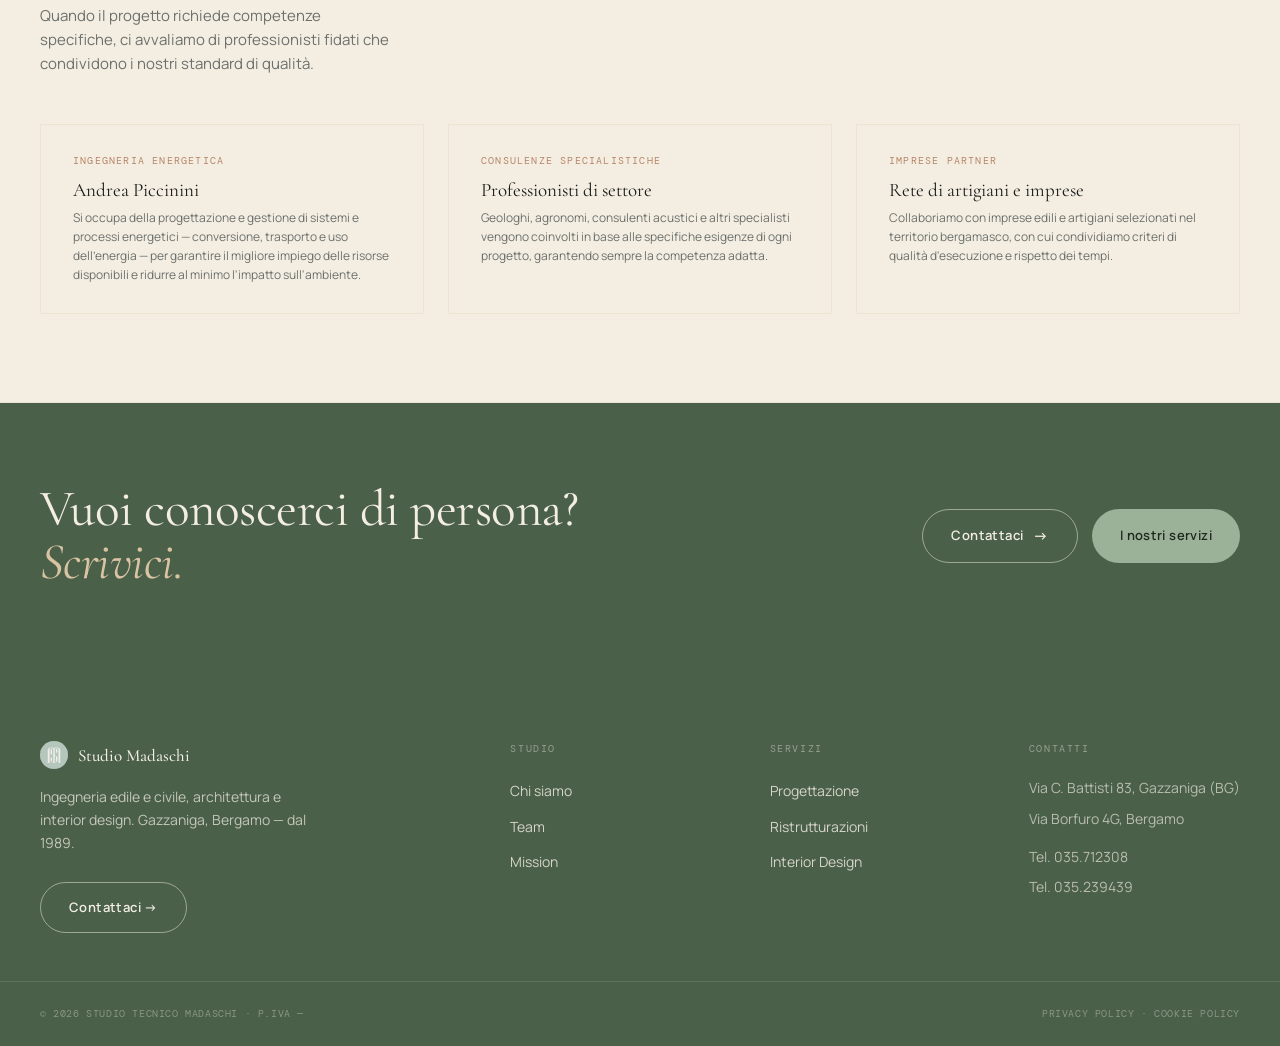
<file: team.html>
<!doctype html>
<html lang="it">
<head>
  <meta charset="utf-8" />
  <meta name="viewport" content="width=device-width, initial-scale=1" />
  <title>Team — Studio Tecnico Madaschi</title>
  <meta name="description" content="Il team dello Studio Tecnico Madaschi: ingegneri, geometra e interior designer per seguire ogni progetto con la competenza giusta." />
  <link rel="preconnect" href="https://fonts.googleapis.com" />
  <link rel="preconnect" href="https://fonts.gstatic.com" crossorigin />
  <link href="https://fonts.googleapis.com/css2?family=Cormorant+Garamond:ital,wght@0,300;0,400;0,500;1,400;1,500&family=Manrope:wght@300;400;500;600;700&family=DM+Mono:wght@300;400;500&display=swap" rel="stylesheet" />
  <link rel="stylesheet" href="css/style.css" />
</head>
<body>

<header class="nav">
  <div class="nav-inner">
    <a href="index.html" class="nav-brand"><span class="chip"></span><span>Studio Madaschi</span></a>
    <nav class="nav-links">
      <a href="chi-siamo.html">Chi siamo</a>
      <a href="servizi.html">Servizi</a>
      <a href="team.html" class="active">Team</a>
      <a href="contatti.html">Contatti</a>
    </nav>
    <span class="nav-lang">IT</span>
    <a href="contatti.html" class="nav-cta">Contattaci</a>
    <button class="hamburger" id="nav-toggle"><span></span><span></span><span></span></button>
  </div>
</header>
<nav class="mnav" id="mnav">
  <button class="mnav-close" id="mnav-close">✕</button>
  <a href="index.html">Home</a>
  <a href="chi-siamo.html">Chi siamo</a>
  <a href="servizi.html">Servizi</a>
  <a href="team.html">Team</a>
  <a href="contatti.html">Contatti</a>
  <a href="contatti.html" class="mnav-cta-link">Contattaci →</a>
</nav>

<main>

  <div class="page-header">
    <span class="eyebrow">4 professionisti · Ingegneria, Architettura, Design</span>
    <h1>Il team dietro <em>ogni progetto</em>.</h1>
    <p>Ingegneri, geometra e interior designer. Competenze diverse, un unico obiettivo: seguire il vostro progetto con professionalità dalla prima consulenza alla consegna finale.</p>
  </div>

  <!-- TEAM PRINCIPALE -->
  <div class="section">
    <div class="team-full">

      <div class="team-full-card">
        <div class="team-full-img">foto · Italo Madaschi</div>
        <div class="team-full-body">
          <div class="role">Titolare · Ingegnere Edile e Civile</div>
          <h2>Ing. Italo Madaschi</h2>
          <p>Titolare e fondatore dello studio, l'Ing. Italo Madaschi si è laureato in Ingegneria Edile presso il Politecnico di Milano. È iscritto all'Ordine degli Ingegneri della Provincia di Bergamo dal 1989, anno in cui ha fondato lo studio a Gazzaniga.</p>
          <p>È abilitato come coordinatore della sicurezza in fase di progettazione ed esecuzione lavori edili e ai collaudi statici. Fa parte di diverse commissioni comunali per l'approvazione dei progetti nel territorio bergamasco.</p>
          <p>Si occupa della gestione dello studio, della direzione lavori, del consulto con i clienti e delle relazioni con Comuni ed Enti. Segue l'aspetto economico e progettuale di ogni commessa, garantendo continuità e qualità dal primo incontro alla consegna dell'opera.</p>
          <div class="team-tags">
            <span class="tag">Ingegneria Strutturale</span>
            <span class="tag">Direzione Lavori</span>
            <span class="tag">Sicurezza</span>
            <span class="tag">Collaudi Statici</span>
            <span class="tag">Urbanistica</span>
          </div>
        </div>
      </div>

      <div class="team-full-card flip">
        <div class="team-full-img sage">foto · Sara Madaschi</div>
        <div class="team-full-body">
          <div class="role">Interior Designer</div>
          <h2>Sara Madaschi</h2>
          <p>Sara Madaschi si occupa dell'estetica del progetto, curando la scelta di arredi, colori e materiali per garantire coerenza tra il design degli interni e il progetto architettonico complessivo.</p>
          <p>Segue il cliente nella definizione di ogni dettaglio degli spazi interni ed esterni, trasformando le esigenze individuali in ambienti funzionali e armoniosi. Il suo approccio integra le scelte estetiche con le logiche costruttive dello studio, assicurando risultati coerenti e duraturi.</p>
          <p>Realizza render e modelli 3D per permettere al cliente di visualizzare il risultato finale prima dell'inizio del cantiere, eliminando incertezze e facilitando le scelte progettuali.</p>
          <div class="team-tags">
            <span class="tag">Interior Design</span>
            <span class="tag">Render 3D</span>
            <span class="tag">Scelta Materiali</span>
            <span class="tag">Arredamento</span>
          </div>
        </div>
      </div>

      <div class="team-full-card">
        <div class="team-full-img">foto · Marco Roggerini</div>
        <div class="team-full-body">
          <div class="role">Geometra</div>
          <h2>Geom. Marco Roggerini</h2>
          <p>Marco Roggerini è il geometra dello studio e si occupa di tutta la parte tecnica e documentale dei progetti. Elabora i disegni architettonici necessari alla progettazione e gestisce le pratiche edilizie con i Comuni e gli enti competenti.</p>
          <p>Controlla e aggiorna il catasto, produce computi metrici estimativi per la definizione dei costi di progetto e si occupa della contabilità dei lavori in corso di cantiere, garantendo il controllo economico dell'opera.</p>
          <p>La sua esperienza nel territorio bergamasco e la conoscenza delle procedure locali sono un punto di forza dello studio nelle relazioni con le amministrazioni comunali.</p>
          <div class="team-tags">
            <span class="tag">Disegni Architettonici</span>
            <span class="tag">Pratiche Edilizie</span>
            <span class="tag">Catasto</span>
            <span class="tag">Computi Metrici</span>
            <span class="tag">Contabilità Lavori</span>
          </div>
        </div>
      </div>

      <div class="team-full-card flip">
        <div class="team-full-img sage">foto · Michele Schiavi</div>
        <div class="team-full-body">
          <div class="role">Ingegnere Strutturale</div>
          <h2>Ing. Michele Schiavi</h2>
          <p>L'Ing. Michele Schiavi è il responsabile della progettazione strutturale dello studio. Elabora i disegni strutturali e i calcoli necessari a garantire la resistenza e la sicurezza degli edifici, nel rispetto delle normative vigenti.</p>
          <p>Si occupa della redazione del Piano di Sicurezza e Coordinamento (PSC) e del coordinamento della sicurezza in cantiere. Gestisce i depositi sismici presso gli enti competenti, assicurando la conformità normativa di ogni progetto nelle zone a rischio sismico.</p>
          <p>La sua competenza specialistica in ambito strutturale completa l'offerta dello studio, consentendo di affrontare anche le commesse più complesse con la massima professionalità tecnica.</p>
          <div class="team-tags">
            <span class="tag">Calcoli Strutturali</span>
            <span class="tag">Piano Sicurezza (PSC)</span>
            <span class="tag">Depositi Sismici</span>
            <span class="tag">Coordinamento Sicurezza</span>
          </div>
        </div>
      </div>

    </div>
  </div>

  <!-- COLLABORATORI ESTERNI -->
  <div class="bg-cream border-top border-bottom">
    <div class="section">
      <div class="section-head">
        <div>
          <span class="eyebrow">Collaboratori esterni</span>
          <h2 class="section-title">Una rete di <em>specialisti</em>.</h2>
          <p>Quando il progetto richiede competenze specifiche, ci avvaliamo di professionisti fidati che condividono i nostri standard di qualità.</p>
        </div>
      </div>
      <div class="g-3">
        <div class="press-card">
          <div class="pub">Ingegneria Energetica</div>
          <h4>Andrea Piccinini</h4>
          <p class="meta">Si occupa della progettazione e gestione di sistemi e processi energetici — conversione, trasporto e uso dell'energia — per garantire il migliore impiego delle risorse disponibili e ridurre al minimo l'impatto sull'ambiente.</p>
        </div>
        <div class="press-card">
          <div class="pub">Consulenze specialistiche</div>
          <h4>Professionisti di settore</h4>
          <p class="meta">Geologhi, agronomi, consulenti acustici e altri specialisti vengono coinvolti in base alle specifiche esigenze di ogni progetto, garantendo sempre la competenza adatta.</p>
        </div>
        <div class="press-card">
          <div class="pub">Imprese partner</div>
          <h4>Rete di artigiani e imprese</h4>
          <p class="meta">Collaboriamo con imprese edili e artigiani selezionati nel territorio bergamasco, con cui condividiamo criteri di qualità d'esecuzione e rispetto dei tempi.</p>
        </div>
      </div>
    </div>
  </div>

  <!-- CTA -->
  <div class="cta-banner">
    <div class="cta-banner-inner">
      <h2>Vuoi conoscerci di persona? <em>Scrivici.</em></h2>
      <div class="cta-actions">
        <a href="contatti.html" class="btn btn-outline-light btn-arr">Contattaci</a>
        <a href="servizi.html" class="btn btn-sage">I nostri servizi</a>
      </div>
    </div>
  </div>

</main>

<footer class="footer">
  <div class="footer-inner">
    <div>
      <div class="footer-brand"><span class="chip"></span><span>Studio Madaschi</span></div>
      <p class="footer-tagline">Ingegneria edile e civile, architettura e interior design. Gazzaniga, Bergamo — dal 1989.</p>
      <a href="contatti.html" class="btn btn-outline-light">Contattaci →</a>
    </div>
    <div>
      <div class="footer-col-title">Studio</div>
      <ul class="footer-links">
        <li><a href="chi-siamo.html">Chi siamo</a></li>
        <li><a href="team.html">Team</a></li>
        <li><a href="chi-siamo.html#mission">Mission</a></li>
      </ul>
    </div>
    <div>
      <div class="footer-col-title">Servizi</div>
      <ul class="footer-links">
        <li><a href="servizi.html">Progettazione</a></li>
        <li><a href="servizi.html">Ristrutturazioni</a></li>
        <li><a href="servizi.html">Interior Design</a></li>
      </ul>
    </div>
    <div>
      <div class="footer-col-title">Contatti</div>
      <ul>
        <li class="footer-info-item">Via C. Battisti 83, Gazzaniga (BG)</li>
        <li class="footer-info-item">Via Borfuro 4G, Bergamo</li>
        <li class="footer-info-item" style="margin-top: 8px;">Tel. 035.712308</li>
        <li class="footer-info-item">Tel. 035.239439</li>
      </ul>
    </div>
  </div>
  <div class="footer-bottom">
    <span>© 2026 Studio Tecnico Madaschi · P.IVA —</span>
    <span>Privacy Policy · Cookie Policy</span>
  </div>
</footer>

<script src="js/main.js"></script>
</body>
</html>
</file>
<file: css/style.css>
/*
  Sara Madaschi Studio
  Direction B · Boutique Warm
  Cormorant Garamond + Manrope + DM Mono
*/

/* ─── Variables ─── */
:root {
  --sage-50:  #f1f4f0;
  --sage-100: #e2e9e3;
  --sage-200: #c7d3c5;
  --sage-300: #aec0ac;
  --sage-400: #9bb198;
  --sage-500: #7d9a7a;
  --sage-600: #617c5f;
  --sage-700: #4a6049;
  --sage-800: #364533;
  --sage-900: #1f2a1e;

  --cream-50:  #fbf8f2;
  --cream-100: #f4eee2;
  --cream-200: #ece3d0;
  --sand-300:  #d9c3a2;
  --sand-400:  #c5a679;
  --terra-500: #b68567;
  --terra-600: #9a6a4e;

  --ink-900: #1b1d1c;
  --ink-700: #3b3e3c;
  --ink-500: #6c706d;
  --ink-300: #a5a8a5;
  --ink-100: #e7e7e5;

  --display: 'Cormorant Garamond', serif;
  --body:    'Manrope', sans-serif;
  --mono:    'DM Mono', monospace;

  --max-w: 1280px;
  --pad:   40px;
  --pill:  999px;
}

/* ─── Reset ─── */
*, *::before, *::after { box-sizing: border-box; }
html { scroll-behavior: smooth; }
body {
  margin: 0; padding: 0;
  font-family: var(--body);
  background: var(--cream-50);
  color: var(--ink-900);
  -webkit-font-smoothing: antialiased;
  line-height: 1.6;
}
img { max-width: 100%; display: block; object-fit: cover; }
a { color: inherit; text-decoration: none; }
ul, ol { list-style: none; margin: 0; padding: 0; }
button { font-family: inherit; cursor: pointer; }
h1, h2, h3, h4, h5 { margin: 0; font-weight: 400; line-height: 1.1; }
p { margin: 0; }

/* ─── Layout ─── */
.wrap {
  max-width: var(--max-w);
  margin: 0 auto;
  padding: 0 var(--pad);
}

/* ─── NAVIGATION ─── */
.nav {
  position: sticky; top: 0; z-index: 200;
  background: rgba(251,248,242,0.95);
  backdrop-filter: blur(16px) saturate(120%);
  border-bottom: 1px solid var(--cream-200);
  transition: box-shadow 300ms;
}
.nav.scrolled { box-shadow: 0 2px 16px rgba(0,0,0,0.06); }
.nav-inner {
  max-width: var(--max-w); margin: 0 auto;
  padding: 16px var(--pad);
  display: flex; align-items: center; gap: 32px;
}
.nav-brand {
  display: flex; align-items: center; gap: 10px;
  font-family: var(--display); font-size: 17px; font-weight: 500;
  flex-shrink: 0; color: var(--ink-900);
}
.nav-brand .chip {
  width: 28px; height: 28px; border-radius: 50%;
  background: var(--sage-400) url('../assets/logo-circle.jpeg') center/cover;
  flex-shrink: 0;
}
.nav-links {
  display: flex; gap: 28px; margin-left: auto;
  font-size: 13px; font-weight: 500; color: var(--ink-700);
}
.nav-links a { transition: color 150ms; position: relative; padding-bottom: 2px; }
.nav-links a::after {
  content: ''; position: absolute; bottom: 0; left: 0; right: 0;
  height: 1px; background: var(--terra-500);
  transform: scaleX(0); transition: transform 220ms ease;
  transform-origin: left;
}
.nav-links a:hover, .nav-links a.active { color: var(--terra-500); }
.nav-links a:hover::after, .nav-links a.active::after { transform: scaleX(1); }
.nav-lang {
  font-family: var(--mono); font-size: 11px;
  letter-spacing: 0.08em; color: var(--ink-500); flex-shrink: 0;
}
.nav-cta {
  display: inline-block; appearance: none; border: 0;
  background: var(--terra-500); color: #fff;
  font-family: var(--body); font-weight: 600;
  font-size: 12px; letter-spacing: 0.04em;
  padding: 10px 22px; border-radius: var(--pill);
  transition: background 150ms; flex-shrink: 0;
}
.nav-cta:hover { background: var(--terra-600); }

.hamburger {
  display: none; flex-direction: column; gap: 5px;
  background: none; border: 0; padding: 6px; margin-left: auto; flex-shrink: 0;
}
.hamburger span {
  display: block; width: 22px; height: 1.5px; background: var(--ink-900);
  transition: all 200ms;
}

/* Mobile nav */
.mnav {
  display: none; position: fixed; inset: 0; z-index: 199;
  background: var(--cream-50);
  flex-direction: column; padding: 88px var(--pad) 48px; gap: 0;
}
.mnav.open { display: flex; }
.mnav-close {
  position: absolute; top: 18px; right: var(--pad);
  background: none; border: 0; font-size: 24px;
  color: var(--ink-900); line-height: 1; padding: 8px;
}
.mnav a {
  font-family: var(--display); font-size: 42px; font-weight: 400;
  color: var(--ink-900); padding: 12px 0;
  border-bottom: 1px solid var(--cream-200); transition: color 150ms;
  display: block;
}
.mnav a:hover { color: var(--terra-500); }
.mnav-cta-link {
  margin-top: 32px;
  background: var(--terra-500) !important; color: #fff !important;
  font-family: var(--body) !important; font-weight: 600 !important;
  font-size: 15px !important; padding: 14px 32px !important;
  border-radius: var(--pill); text-align: center;
  border-bottom: 0 !important; display: inline-block !important;
  align-self: flex-start;
}

/* ─── BUTTONS ─── */
.btn {
  appearance: none; border: 0;
  display: inline-flex; align-items: center; gap: 10px;
  font-family: var(--body); font-weight: 600;
  font-size: 13px; letter-spacing: 0.03em;
  padding: 14px 28px; border-radius: var(--pill);
  cursor: pointer; transition: all 160ms;
  white-space: nowrap; text-decoration: none;
}
.btn-primary { background: var(--terra-500); color: #fff; }
.btn-primary:hover { background: var(--terra-600); }
.btn-sage { background: var(--sage-400); color: var(--sage-900); }
.btn-sage:hover { background: var(--sage-500); color: #fff; }
.btn-outline { background: transparent; color: var(--ink-900); border: 1.5px solid var(--ink-300); }
.btn-outline:hover { border-color: var(--ink-900); }
.btn-outline-light { background: transparent; color: var(--cream-100); border: 1.5px solid rgba(244,238,226,0.5); }
.btn-outline-light:hover { border-color: var(--cream-100); }
.btn-text { background: none; border: 0; padding: 4px 0; border-radius: 0; color: var(--terra-500); font-size: 14px; font-weight: 600; border-bottom: 1px solid var(--terra-500); }
.btn-text:hover { color: var(--terra-600); border-color: var(--terra-600); }
.btn-arr::after { content: "→"; font-size: 15px; transition: transform 200ms; }
.btn-arr:hover::after { transform: translateX(4px); }

/* ─── TYPE UTILITIES ─── */
.eyebrow {
  display: block;
  font-family: var(--mono); font-size: 11px;
  letter-spacing: 0.18em; text-transform: uppercase;
  color: var(--ink-500); margin-bottom: 14px;
}
.display-title {
  font-family: var(--display); font-weight: 400;
  font-size: clamp(48px, 6.5vw, 96px);
  line-height: 1.0; letter-spacing: -0.01em;
}
.display-title em { font-style: italic; color: var(--terra-600); }
.section-title {
  font-family: var(--display); font-weight: 400;
  font-size: clamp(34px, 4.2vw, 60px);
  line-height: 1.04; letter-spacing: -0.01em;
}
.section-title em { font-style: italic; color: var(--terra-600); }

/* ─── HERO ─── */
.hero {
  display: grid; grid-template-columns: 1fr 1fr;
  min-height: calc(100vh - 62px);
  overflow: hidden;
}
.hero-txt {
  display: flex; flex-direction: column; justify-content: center;
  padding: 72px 64px 72px var(--pad);
  max-width: calc(var(--max-w) / 2 + var(--pad));
  margin-left: auto;
}
.hero-txt h1 {
  font-family: var(--display); font-weight: 400;
  font-size: clamp(48px, 6vw, 92px);
  line-height: 1.0; letter-spacing: -0.01em;
  margin-bottom: 24px; color: var(--ink-900);
}
.hero-txt h1 em { font-style: italic; color: var(--terra-600); }
.hero-txt p {
  font-size: 17px; line-height: 1.65;
  color: var(--ink-700); max-width: 420px; margin-bottom: 36px;
}
.hero-actions { display: flex; gap: 14px; flex-wrap: wrap; align-items: center; }
.hero-img {
  position: relative;
  background: linear-gradient(160deg, var(--sage-200) 0%, var(--sage-300) 50%, var(--sand-300) 100%);
}
.hero-img img { width: 100%; height: 100%; object-fit: cover; }
.hero-img .placeholder-lbl {
  position: absolute; bottom: 24px; left: 24px;
  font-family: var(--mono); font-size: 10px;
  letter-spacing: 0.12em; text-transform: uppercase;
  color: rgba(255,255,255,0.65);
}

/* ─── PAGE HEADER (inner pages) ─── */
.page-header {
  padding: 72px var(--pad) 56px;
  max-width: var(--max-w); margin: 0 auto;
  border-bottom: 1px solid var(--cream-200);
}
.page-header h1 {
  font-family: var(--display); font-weight: 400;
  font-size: clamp(48px, 6vw, 84px);
  line-height: 1.0; letter-spacing: -0.01em;
  color: var(--ink-900);
}
.page-header h1 em { font-style: italic; color: var(--terra-600); }
.page-header p {
  font-size: 16px; color: var(--ink-700);
  max-width: 500px; margin-top: 20px; line-height: 1.65;
}

/* ─── SECTION ─── */
.section { padding: 88px var(--pad); max-width: var(--max-w); margin: 0 auto; }
.section-sm { padding: 64px var(--pad); max-width: var(--max-w); margin: 0 auto; }
.section-head {
  display: flex; justify-content: space-between;
  align-items: flex-end; margin-bottom: 48px; gap: 32px;
}
.section-head p { font-size: 15px; color: var(--ink-500); max-width: 360px; margin-top: 14px; line-height: 1.6; }
.border-top { border-top: 1px solid var(--cream-200); }
.border-bottom { border-bottom: 1px solid var(--cream-200); }
.bg-cream { background: var(--cream-100); }

/* ─── MANIFESTO STRIP ─── */
.manifesto {
  background: var(--cream-100);
  border-top: 1px solid var(--cream-200);
  border-bottom: 1px solid var(--cream-200);
}
.manifesto-inner {
  max-width: var(--max-w); margin: 0 auto;
  padding: 64px var(--pad);
  display: grid; grid-template-columns: repeat(3, 1fr);
}
.manifesto-item {
  padding: 0 48px;
  border-right: 1px solid var(--cream-200);
}
.manifesto-item:first-child { padding-left: 0; }
.manifesto-item:last-child { border-right: 0; }
.manifesto-item .num {
  font-family: var(--mono); font-size: 11px;
  color: var(--terra-500); letter-spacing: 0.12em;
  margin-bottom: 12px; display: block;
}
.manifesto-item h3 {
  font-family: var(--display); font-size: 24px;
  color: var(--ink-900); margin-bottom: 10px; line-height: 1.15;
}
.manifesto-item p { font-size: 14px; color: var(--ink-500); line-height: 1.65; }

/* ─── PROJECT CARDS ─── */
.projects-grid { display: grid; grid-template-columns: repeat(3, 1fr); gap: 28px 24px; }
.projects-grid.cols-2 { grid-template-columns: repeat(2, 1fr); gap: 56px 40px; }
.project-card { display: block; color: inherit; cursor: pointer; }
.project-card .media {
  aspect-ratio: 4 / 5; position: relative; overflow: hidden;
  background: linear-gradient(145deg, var(--cream-100) 0%, var(--cream-200) 100%);
}
.project-card:nth-child(2n) .media {
  background: linear-gradient(145deg, var(--sage-100) 0%, var(--sage-200) 100%);
}
.project-card:nth-child(3n) .media {
  background: linear-gradient(145deg, var(--cream-200) 0%, var(--sand-300) 100%);
}
.project-card:nth-child(5n) .media {
  background: linear-gradient(145deg, var(--sage-200) 0%, var(--sage-300) 100%);
}
.project-card:nth-child(4n) .media {
  background: linear-gradient(145deg, var(--sand-300) 0%, var(--sand-400) 100%);
}
.project-card .media img { width: 100%; height: 100%; object-fit: cover; transition: transform 600ms ease; }
.project-card:hover .media img { transform: scale(1.04); }
.project-card .media-lbl {
  position: absolute; inset: 0;
  display: flex; align-items: center; justify-content: center;
  font-family: var(--mono); font-size: 10px;
  letter-spacing: 0.12em; text-transform: uppercase; color: var(--ink-300);
}
.project-card .info {
  margin-top: 18px;
  display: flex; justify-content: space-between; align-items: baseline;
}
.project-card .title {
  font-family: var(--display); font-size: 22px; font-weight: 500;
  color: var(--ink-900); letter-spacing: -0.005em;
  transition: color 200ms;
}
.project-card:hover .title { color: var(--terra-500); }
.project-card .year { font-family: var(--mono); font-size: 11px; color: var(--ink-500); }
.project-card .loc { font-size: 13px; color: var(--ink-500); margin-top: 4px; }
.project-card .tag {
  display: inline-block; margin-top: 8px;
  font-family: var(--mono); font-size: 10px;
  letter-spacing: 0.1em; text-transform: uppercase; color: var(--terra-500);
}
.project-card .desc { font-size: 14px; color: var(--ink-700); margin-top: 10px; line-height: 1.6; }

/* ─── SERVICES ─── */
.services-grid {
  display: grid; grid-template-columns: repeat(2, 1fr);
  border: 1px solid var(--cream-200);
}
.svc-item {
  padding: 40px 48px;
  border-bottom: 1px solid var(--cream-200);
  border-right: 1px solid var(--cream-200);
  transition: background 200ms;
}
.svc-item:hover { background: var(--cream-100); }
.svc-item:nth-child(2n) { border-right: 0; }
.svc-item .num {
  font-family: var(--mono); font-size: 11px;
  color: var(--terra-500); letter-spacing: 0.12em; margin-bottom: 12px; display: block;
}
.svc-item h3 {
  font-family: var(--display); font-size: 26px;
  color: var(--ink-900); margin-bottom: 12px; line-height: 1.1;
}
.svc-item p { font-size: 14px; color: var(--ink-500); line-height: 1.65; }

/* ─── PROCESS ─── */
.process-grid { display: grid; grid-template-columns: repeat(4, 1fr); gap: 32px; }
.process-step { padding-top: 24px; border-top: 2px solid var(--terra-500); }
.process-step .step-num {
  font-family: var(--mono); font-size: 11px;
  color: var(--terra-500); letter-spacing: 0.12em; margin-bottom: 16px;
}
.process-step h4 {
  font-family: var(--display); font-size: 24px;
  margin-bottom: 10px; color: var(--ink-900); line-height: 1.1;
}
.process-step p { font-size: 14px; color: var(--ink-500); line-height: 1.65; }

/* ─── ABOUT / SPLIT ─── */
.split { display: grid; grid-template-columns: 1fr 1fr; gap: 80px; align-items: center; }
.split.flip { direction: rtl; }
.split.flip > * { direction: ltr; }
.about-img {
  aspect-ratio: 3 / 4; overflow: hidden;
  background: linear-gradient(160deg, var(--sage-100) 0%, var(--sage-200) 60%, var(--cream-200) 100%);
  display: flex; align-items: center; justify-content: center;
  font-family: var(--mono); font-size: 10.5px; letter-spacing: 0.1em;
  text-transform: uppercase; color: var(--sage-700);
}
.about-img img { width: 100%; height: 100%; object-fit: cover; }
.about-txt h2 {
  font-family: var(--display); font-weight: 400;
  font-size: clamp(32px, 3.8vw, 52px);
  line-height: 1.05; letter-spacing: -0.01em;
  margin-bottom: 24px; color: var(--ink-900);
}
.about-txt h2 em { font-style: italic; color: var(--terra-600); }
.about-txt p { font-size: 16px; line-height: 1.7; color: var(--ink-700); margin-bottom: 22px; }
.about-txt p:last-of-type { margin-bottom: 32px; }

/* Values */
.values-grid { display: grid; grid-template-columns: repeat(3, 1fr); border-top: 1px solid var(--cream-200); }
.value-item { padding: 48px 40px; border-right: 1px solid var(--cream-200); }
.value-item:last-child { border-right: 0; }
.value-item .v-icon {
  width: 36px; height: 36px; margin-bottom: 20px;
  stroke: var(--terra-500); fill: none; stroke-width: 1.25;
}
.value-item h3 { font-family: var(--display); font-size: 26px; margin-bottom: 12px; color: var(--ink-900); }
.value-item p { font-size: 14px; color: var(--ink-500); line-height: 1.65; }

/* Timeline */
.timeline { display: grid; grid-template-columns: 110px 1fr; gap: 0 40px; max-width: 680px; }
.tl-yr {
  font-family: var(--mono); font-size: 13px; color: var(--terra-500);
  letter-spacing: 0.08em; font-weight: 500;
  padding: 22px 0; border-top: 1px solid var(--cream-200);
}
.tl-entry { padding: 22px 0; border-top: 1px solid var(--cream-200); }
.tl-entry h4 { font-family: var(--display); font-size: 20px; margin-bottom: 4px; color: var(--ink-900); }
.tl-entry p { font-size: 13px; color: var(--ink-500); line-height: 1.55; }

/* Press */
.press-grid { display: grid; grid-template-columns: repeat(3, 1fr); gap: 20px; }
.press-card { padding: 28px 32px; border: 1px solid var(--cream-200); background: var(--cream-100); }
.press-card .pub {
  font-family: var(--mono); font-size: 10px; color: var(--terra-500);
  letter-spacing: 0.12em; text-transform: uppercase; margin-bottom: 10px;
}
.press-card h4 { font-family: var(--display); font-size: 19px; color: var(--ink-900); margin-bottom: 6px; line-height: 1.2; }
.press-card .meta { font-size: 12px; color: var(--ink-500); }

/* ─── CONTACT ─── */
.contact-layout { display: grid; grid-template-columns: 1.1fr 1fr; gap: 80px; }
.form-field { margin-bottom: 28px; }
.form-field label {
  display: block; font-family: var(--mono); font-size: 11px;
  letter-spacing: 0.1em; text-transform: uppercase; color: var(--ink-500); margin-bottom: 8px;
}
.form-field input,
.form-field textarea,
.form-field select {
  width: 100%; font-family: var(--body); font-size: 15px; color: var(--ink-900);
  background: transparent; border: 0; border-bottom: 1px solid var(--cream-200);
  padding: 10px 0; border-radius: 0; transition: border-color 160ms; -webkit-appearance: none;
}
.form-field input:focus, .form-field textarea:focus, .form-field select:focus {
  outline: none; border-bottom-color: var(--terra-500);
}
.form-field input::placeholder, .form-field textarea::placeholder { color: var(--ink-300); }
.form-field textarea { min-height: 120px; resize: vertical; }
.form-check {
  display: flex; align-items: flex-start; gap: 12px;
  font-size: 14px; color: var(--ink-700); cursor: pointer; line-height: 1.4;
}
.form-check input[type="checkbox"] {
  appearance: none; -webkit-appearance: none;
  width: 16px; height: 16px; flex-shrink: 0; margin-top: 2px;
  border: 1px solid var(--ink-300); border-radius: 0;
  display: grid; place-items: center; cursor: pointer; transition: all 150ms;
}
.form-check input[type="checkbox"]:checked { background: var(--terra-500); border-color: var(--terra-500); }
.form-check input[type="checkbox"]:checked::after { content: "✓"; color: #fff; font-size: 11px; }

.contact-info h2 {
  font-family: var(--display); font-size: clamp(32px, 3.5vw, 48px);
  margin-bottom: 36px; color: var(--ink-900); line-height: 1.05;
}
.contact-info h2 em { font-style: italic; color: var(--terra-600); }
.c-detail { display: flex; gap: 16px; margin-bottom: 24px; }
.c-detail svg { width: 18px; height: 18px; flex-shrink: 0; stroke: var(--terra-500); fill: none; stroke-width: 1.5; margin-top: 2px; }
.c-detail-body .lbl { font-family: var(--mono); font-size: 10px; letter-spacing: 0.1em; text-transform: uppercase; color: var(--ink-500); margin-bottom: 3px; }
.c-detail-body p { font-size: 15px; color: var(--ink-700); line-height: 1.5; }
.map-ph {
  margin-top: 40px; height: 220px;
  background: linear-gradient(145deg, var(--sage-100) 0%, var(--sage-200) 100%);
  display: flex; align-items: center; justify-content: center;
  font-family: var(--mono); font-size: 10px;
  color: var(--sage-700); letter-spacing: 0.1em; text-transform: uppercase;
}

/* ─── CTA BANNER ─── */
.cta-banner { background: var(--sage-700); }
.cta-banner-inner {
  max-width: var(--max-w); margin: 0 auto;
  padding: 80px var(--pad);
  display: flex; align-items: center; justify-content: space-between; gap: 40px;
}
.cta-banner h2 {
  font-family: var(--display); font-weight: 400;
  font-size: clamp(34px, 4vw, 60px);
  line-height: 1.04; color: var(--cream-100);
  max-width: 600px; letter-spacing: -0.01em;
}
.cta-banner h2 em { font-style: italic; color: var(--sand-300); }
.cta-actions { flex-shrink: 0; display: flex; gap: 14px; }

/* ─── FAQ ─── */
.faq { max-width: 840px; }
.faq-item { border-top: 1px solid var(--cream-200); }
.faq-item:last-child { border-bottom: 1px solid var(--cream-200); }
.faq-q {
  display: flex; justify-content: space-between; align-items: center;
  font-family: var(--display); font-size: 22px;
  padding: 24px 0; cursor: pointer; gap: 16px; user-select: none;
}
.faq-q::after {
  content: "+"; color: var(--ink-500);
  font-family: var(--mono); font-size: 18px;
  transition: transform 200ms; flex-shrink: 0;
}
.faq-item.open .faq-q::after { transform: rotate(45deg); }
.faq-a {
  max-height: 0; overflow: hidden; transition: max-height 280ms ease;
  font-size: 15px; color: var(--ink-500); padding-right: 48px; line-height: 1.7;
}
.faq-item.open .faq-a { max-height: 300px; padding-bottom: 24px; }

/* ─── FOOTER ─── */
.footer { background: var(--sage-700); color: var(--cream-100); }
.footer-inner {
  max-width: var(--max-w); margin: 0 auto;
  padding: 72px var(--pad) 48px;
  display: grid; grid-template-columns: 2fr 1fr 1fr 1fr; gap: 48px;
}
.footer-brand {
  display: flex; align-items: center; gap: 10px;
  font-family: var(--display); font-size: 17px; font-weight: 500;
  color: var(--cream-100); margin-bottom: 16px;
}
.footer-brand .chip {
  width: 28px; height: 28px; border-radius: 50%;
  background: var(--sage-400) url('../assets/logo-circle.jpeg') center/cover;
}
.footer-tagline { font-size: 14px; color: rgba(244,238,226,0.72); line-height: 1.65; max-width: 280px; margin-bottom: 28px; }
.footer-col-title {
  font-family: var(--mono); font-size: 10px;
  letter-spacing: 0.16em; text-transform: uppercase;
  color: rgba(244,238,226,0.45); margin-bottom: 16px;
}
.footer-links li { padding: 5px 0; }
.footer-links a { font-size: 14px; color: rgba(244,238,226,0.82); transition: color 150ms; }
.footer-links a:hover { color: var(--cream-100); }
.footer-info-item { font-size: 14px; color: rgba(244,238,226,0.65); padding: 4px 0; }
.footer-bottom {
  max-width: var(--max-w); margin: 0 auto;
  padding: 24px var(--pad);
  border-top: 1px solid rgba(244,238,226,0.12);
  display: flex; justify-content: space-between; align-items: center;
  font-family: var(--mono); font-size: 10px;
  letter-spacing: 0.06em; text-transform: uppercase;
  color: rgba(244,238,226,0.38);
}

/* ─── ABOUT TEASER (home) ─── */
.about-teaser-inner {
  max-width: var(--max-w); margin: 0 auto;
  padding: 88px var(--pad);
  display: grid; grid-template-columns: 1fr 1.2fr; gap: 80px; align-items: center;
}
.about-teaser-img {
  aspect-ratio: 4 / 5;
  background: linear-gradient(160deg, var(--sage-100) 0%, var(--sage-200) 60%, var(--cream-200) 100%);
  display: flex; align-items: center; justify-content: center;
  font-family: var(--mono); font-size: 10.5px; letter-spacing: 0.12em;
  text-transform: uppercase; color: var(--sage-700);
  overflow: hidden;
}
.about-teaser-img img { width: 100%; height: 100%; object-fit: cover; }

/* ─── GRID HELPERS ─── */
.g-2 { display: grid; grid-template-columns: repeat(2, 1fr); gap: 32px; }
.g-3 { display: grid; grid-template-columns: repeat(3, 1fr); gap: 24px; }

/* ─── TEAM CARDS ─── */
.team-grid { display: grid; grid-template-columns: repeat(4, 1fr); gap: 32px; }
.team-card { text-align: left; }
.team-card .photo {
  aspect-ratio: 3 / 4; overflow: hidden; margin-bottom: 20px;
  background: linear-gradient(160deg, var(--cream-100) 0%, var(--cream-200) 100%);
  display: flex; align-items: center; justify-content: center;
  font-family: var(--mono); font-size: 10px; color: var(--ink-300);
  letter-spacing: 0.1em; text-transform: uppercase;
}
.team-card:nth-child(2n) .photo { background: linear-gradient(160deg, var(--sage-100) 0%, var(--sage-200) 100%); color: var(--sage-700); }
.team-card:nth-child(3n) .photo { background: linear-gradient(160deg, var(--cream-200) 0%, var(--sand-300) 100%); color: var(--terra-600); }
.team-card .photo img { width: 100%; height: 100%; object-fit: cover; }
.team-card .role {
  font-family: var(--mono); font-size: 10px; text-transform: uppercase;
  letter-spacing: 0.14em; color: var(--terra-500); margin-bottom: 6px;
}
.team-card h3 { font-family: var(--display); font-size: 22px; color: var(--ink-900); margin-bottom: 12px; line-height: 1.1; }
.team-card p { font-size: 13px; color: var(--ink-500); line-height: 1.65; }

/* ─── TEAM FULL PAGE ─── */
.team-full { display: flex; flex-direction: column; gap: 0; }
.team-full-card {
  display: grid; grid-template-columns: 1fr 2fr;
  gap: 80px; align-items: start;
  padding: 72px 0; border-bottom: 1px solid var(--cream-200);
  max-width: var(--max-w); margin: 0 auto; width: 100%; padding-left: var(--pad); padding-right: var(--pad);
}
.team-full-card.flip { direction: rtl; }
.team-full-card.flip > * { direction: ltr; }
.team-full-img {
  aspect-ratio: 3 / 4; overflow: hidden;
  background: linear-gradient(160deg, var(--cream-100) 0%, var(--cream-200) 100%);
  display: flex; align-items: center; justify-content: center;
  font-family: var(--mono); font-size: 10px; color: var(--ink-300);
  letter-spacing: 0.1em; text-transform: uppercase;
}
.team-full-img.sage { background: linear-gradient(160deg, var(--sage-100) 0%, var(--sage-200) 100%); color: var(--sage-700); }
.team-full-img img { width: 100%; height: 100%; object-fit: cover; }
.team-full-body .role {
  font-family: var(--mono); font-size: 10px; text-transform: uppercase;
  letter-spacing: 0.14em; color: var(--terra-500); margin-bottom: 10px;
}
.team-full-body h2 {
  font-family: var(--display); font-size: clamp(28px, 3vw, 40px);
  color: var(--ink-900); font-weight: 400; margin-bottom: 24px; line-height: 1.1;
}
.team-full-body p { font-size: 15px; color: var(--ink-600); line-height: 1.75; margin-bottom: 16px; }
.team-full-body p:last-of-type { margin-bottom: 24px; }
.team-tags { display: flex; flex-wrap: wrap; gap: 8px; margin-top: 8px; }
.tag {
  font-family: var(--mono); font-size: 10px; text-transform: uppercase;
  letter-spacing: 0.1em; color: var(--ink-500);
  border: 1px solid var(--cream-200); padding: 6px 12px;
  background: var(--cream-50);
}

/* ─── RESPONSIVE ─── */
@media (max-width: 1024px) {
  .team-grid { grid-template-columns: repeat(2, 1fr); }
  :root { --pad: 28px; }
  .hero { grid-template-columns: 1fr; min-height: auto; }
  .hero-txt { padding: 64px var(--pad); margin: 0; max-width: none; }
  .hero-img { min-height: 50vw; }
  .manifesto-inner { grid-template-columns: 1fr; gap: 36px; }
  .manifesto-item { padding: 0; border-right: 0; border-bottom: 1px solid var(--cream-200); padding-bottom: 36px; }
  .manifesto-item:last-child { border-bottom: 0; padding-bottom: 0; }
  .projects-grid { grid-template-columns: repeat(2, 1fr); }
  .projects-grid.cols-2 { grid-template-columns: 1fr; }
  .services-grid { grid-template-columns: 1fr; }
  .svc-item { border-right: 0; }
  .split { grid-template-columns: 1fr; gap: 40px; }
  .split.flip { direction: ltr; }
  .about-teaser-inner { grid-template-columns: 1fr; gap: 40px; }
  .contact-layout { grid-template-columns: 1fr; gap: 56px; }
  .footer-inner { grid-template-columns: 1fr 1fr; gap: 40px; }
  .cta-banner-inner { flex-direction: column; }
  .process-grid { grid-template-columns: repeat(2, 1fr); }
  .press-grid { grid-template-columns: 1fr 1fr; }
  .values-grid { grid-template-columns: 1fr; }
  .value-item { border-right: 0; border-bottom: 1px solid var(--cream-200); }
  .value-item:last-child { border-bottom: 0; }
  .section-head { flex-direction: column; align-items: flex-start; }
  .team-full-card { grid-template-columns: 1fr; gap: 40px; }
  .team-full-card.flip { direction: ltr; }
}
@media (max-width: 768px) {
  .team-grid { grid-template-columns: 1fr; }
  :root { --pad: 20px; }
  .nav-links, .nav-lang, .nav-cta { display: none; }
  .hamburger { display: flex; }
  .projects-grid { grid-template-columns: 1fr; }
  .process-grid { grid-template-columns: 1fr; }
  .press-grid { grid-template-columns: 1fr; }
  .footer-inner { grid-template-columns: 1fr; gap: 32px; }
  .footer-bottom { flex-direction: column; gap: 8px; text-align: center; }
  .cta-actions { flex-direction: column; align-items: flex-start; }
  .g-2, .g-3 { grid-template-columns: 1fr; }
  .timeline { grid-template-columns: 80px 1fr; gap: 0 24px; }
}
</file>
